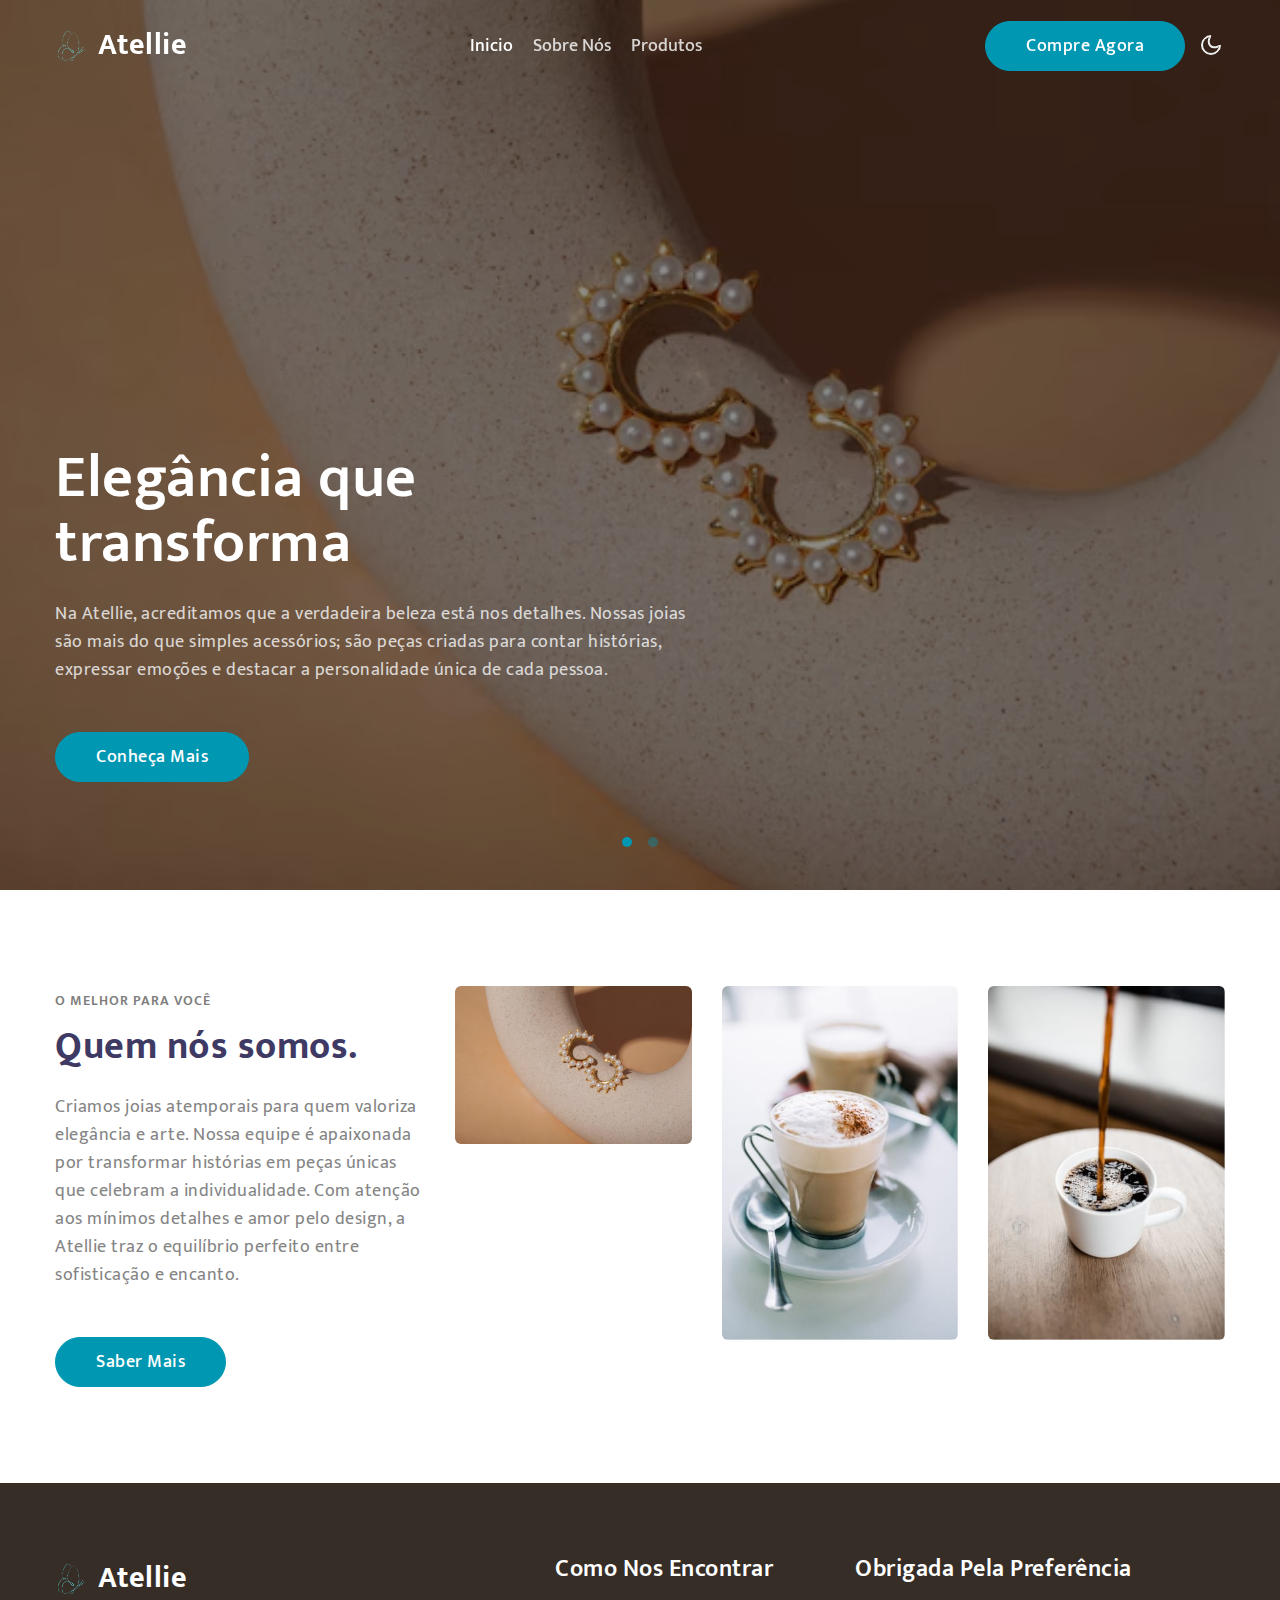
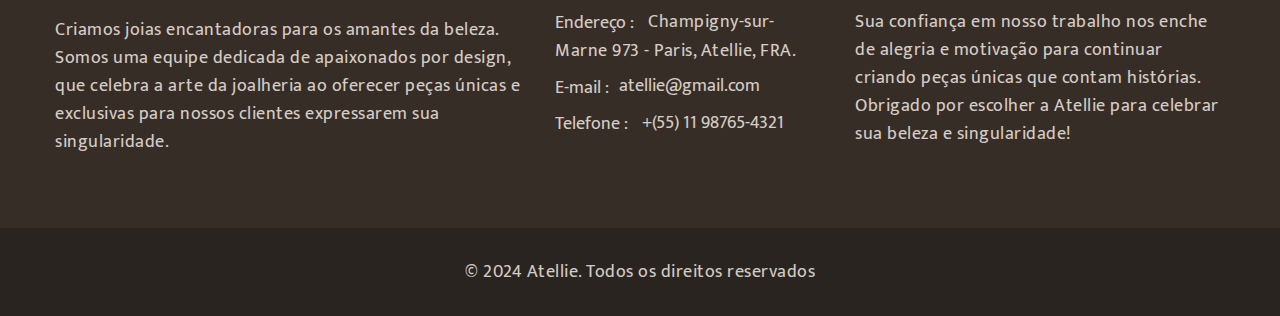
<file: Coffee-Cafe-main/index.html>
<!doctype html>
<html lang="en">
  <head>
    <!-- Required meta tags -->
    <meta charset="utf-8">
    <meta name="viewport" content="width=device-width, initial-scale=1, shrink-to-fit=no">

    <title>Atellie</title>

    <link href="//fonts.googleapis.com/css?family=Mukta:300,400,500" rel="stylesheet">

    <!-- Template CSS -->
    <link rel="stylesheet" href="assets/css/style-starter.css">
  </head>
  <body>
<!--header-->
<header id="site-header" class="fixed-top">
  <div class="container">
      <nav class="navbar navbar-expand-lg stroke px-0 pt-lg-0">
          <h1> <a class="navbar-brand" href="index.html">
            <img src="assets/images/borboleta (1).png" alt="Your logo" title="Your logo" style="height:35px;" />
                 Atellie
              </a></h1>
        
          <button class="navbar-toggler  collapsed bg-gradient" type="button" data-toggle="collapse"
              data-target="#navbarTogglerDemo02" aria-controls="navbarTogglerDemo02" aria-expanded="false"
              aria-label="Toggle navigation">
              <span class="navbar-toggler-icon fa icon-expand fa-bars"></span>
              <span class="navbar-toggler-icon fa icon-close fa-times"></span>
          </button>

          <div class="collapse navbar-collapse" id="navbarTogglerDemo02">
              <ul class="navbar-nav mx-lg-auto">
                  <li class="nav-item active">
                      <a class="nav-link" href="index.html">Inicio <span class="sr-only">(current)</span></a>
                  </li>
                  <li class="nav-item @@about__active">
                      <a class="nav-link" href="about.html">Sobre nós</a>
                  </li>
                  <li class="nav-item @@services__active">
                      <a class="nav-link" href="services.html">Produtos</a>
                  </li>
              </ul>
              <div class="top-quote mr-lg-3 mt-lg-0">
                  <a href="services.html" class="btn btn-style btn-primary">Compre Agora</a>
              </div>
          </div>
          <!-- toggle switch for light and dark theme -->
          <div class="mobile-position">
              <nav class="navigation">
                  <div class="theme-switch-wrapper">
                      <label class="theme-switch" for="checkbox">
                          <input type="checkbox" id="checkbox">
                          <div class="mode-container">
                              <i class="gg-sun"></i>
                              <i class="gg-moon"></i>
                          </div>
                      </label>
                  </div>
              </nav>
          </div>
          <!-- //toggle switch for light and dark theme -->
      </nav>
  </div>
</header>
<!--/header-->
<!-- main-slider -->
<section class="w3l-main-slider" id="home">
    <div class="companies20-content">
        <div class="owl-one owl-carousel owl-theme">
            <div class="item">
                <li>
                    <div class="slider-info banner-view bg bg2">
                        <div class="banner-info">
                            <div class="container">
                                <div class="banner-info-bg">
                                    <h5>Elegância que transforma</h5>
                                    <p class="mt-4">Na Atellie, acreditamos que a verdadeira beleza está nos detalhes. Nossas joias são
                                         mais do que simples acessórios; são peças criadas para contar histórias, expressar emoções e destacar a personalidade única de cada pessoa.   </p>
                                    <a class="btn btn-style btn-primary mt-sm-5 mt-4" href="about.html">Conheça Mais</a>
                                </div>
                            </div>
                        </div>
                    </div>
                </li>
            </div>
            <div class="item">
                <li>
                    <div class="slider-info  banner-view banner-top1 bg bg2">
                        <div class="banner-info">
                            <div class="container">
                                <div class="banner-info-bg">
                                    <h5>Nova Coleção</h5>
                                    <p class="mt-4">É com grande entusiasmo que apresentamos nossa nova coleção, criada para trazer ainda mais brilho e sofisticação aos seus momentos especiais. Cada peça
                                         foi pensada para refletir a beleza única de quem a usa, com designs inovadores e detalhes minuciosos que fazem toda a diferença.  </p>
                                    <a class="btn btn-style btn-primary mt-sm-5 mt-4" href="services.html"> Venha Conhecer</a>
                                </div>
                            </div>
                        </div>
                    </div>
                </li>
            </div>

            
        

        </div>
    </div>
</section>
<!-- /main-slider -->
<section class="w3l-servicesblock py-5" id="who">
    <div class="container py-lg-5 py-md-4 py-2">
        <div class="row">
            <div class="col-lg-4 about-right-faq align-self">
                <span class="title-small mb-2">O Melhor Para Você </span>
                <h3 class="title-big mx-0"> Quem nós somos.</h3>
                <p class="mt-lg-4 mt-3">Criamos joias atemporais para quem valoriza elegância e arte. Nossa equipe é apaixonada por transformar histórias em peças únicas que celebram a individualidade. Com atenção aos mínimos detalhes e amor pelo design, a Atellie traz o equilíbrio perfeito entre sofisticação e encanto.
                </p>
                <a class="btn btn-style btn-primary mt-lg-5 mt-4" href="about.html"> Saber Mais</a>
            </div>
            <div class="col-lg-8">
                <div class="row">
                    <div class="col-md-4 col-6 left-wthree-img mt-lg-0 mt-5">
                        <img src="assets/images/p1.jpg" alt="" class="img-fluid radius-image">
                    </div>
                    <div class="col-md-4 col-6 left-wthree-img mt-lg-0 mt-5">
                        <img src="assets/images/a2.jpg" alt="" class="img-fluid radius-image">
                    </div>
                    <div class="col-md-4 col-6 left-wthree-img mt-lg-0 mt-md-5 mt-4">
                        <img src="assets/images/a3.jpg" alt="" class="img-fluid radius-image">
                    </div>
                </div>
            </div>
        </div>
    </div>
</section>
<section class="w3l-features-8" id="products">


<section class="w3l-footer-29-main">
  <div class="footer-29 py-5">
    <div class="container py-lg-4 py-sm-3">
      <div class="row footer-top-29">
        <div class="col-lg-5 footer-list-29 footer-1">
          <h2><a href="index.html" class=""></span><class="navbar-brand" href="index.html">
            <img src="assets/images/borboleta (1).png" alt="Your logo" title="Your logo" style="height:35px;" />
                 Atellie
              </a></h2>
          <p>Criamos joias encantadoras para os amantes da beleza. Somos uma equipe dedicada de apaixonados por design,
             que celebra a arte da joalheria ao oferecer peças únicas e exclusivas para nossos clientes expressarem sua singularidade.
          </p>
        </div>
        <div class="col-lg-3 col-md-6 footer-list-29 footer-3 mt-lg-0 mt-5">
          <h6 class="footer-title-29">Como nos Encontrar</h6>

          <div class="column2">
            <div class="mb-2">
              <span>Endereço :</span>
              <p class="contact-para d-inline"> Champigny-sur-Marne 973 - Paris, Atellie, FRA.</p>
            </div>
            <div class="">
              <span>E-mail :</span><a href="mailto:atellie@gmail.com">atellie@gmail.com</a>
            </div>
            <div class="mt-2">
              <span>Telefone :</span><a href="tel: +(55) 11 98765-4321"> +(55) 11 98765-4321</a>
            </div>
          </div>
        </div>
        <div class="col-lg-4 col-md-6 footer-list-29 footer-4 mt-lg-0 mt-5">
          <h6 class="footer-title-29"> Obrigada pela Preferência </h6>
          <p>Sua confiança em nosso trabalho nos enche de alegria e motivação para continuar criando peças
             únicas que contam histórias. Obrigado por escolher a Atellie para celebrar sua beleza e singularidade!
          </p>

        </div>
      </div>

    </div>
  </div>
  <div class="bottom-copies text-center">
    <div class="container">
      <p class="copy-footer-29">© 2024 Atellie. Todos os direitos reservados </p>
    </div>
  </div>

  <!-- move top -->
  <button onclick="topFunction()" id="movetop" title="Go to top">
    <span class="fa fa-angle-up"></span>
  </button>
  <script>
    // When the user scrolls down 20px from the top of the document, show the button
    window.onscroll = function () {
      scrollFunction()
    };

    function scrollFunction() {
      if (document.body.scrollTop > 20 || document.documentElement.scrollTop > 20) {
        document.getElementById("movetop").style.display = "block";
      } else {
        document.getElementById("movetop").style.display = "none";
      }
    }

    // When the user clicks on the button, scroll to the top of the document
    function topFunction() {
      document.body.scrollTop = 0;
      document.documentElement.scrollTop = 0;
    }
  </script>
  <!-- //move top -->
</section>

<!-- Template JavaScript -->
<script src="assets/js/jquery-3.3.1.min.js"></script>

<script src="assets/js/theme-change.js"></script>

<!-- js for portfolio lightbox -->
<script src="assets/js/jquery-2.1.4.min.js"></script>
<script src="assets/js/jquery.chocolat.js "></script>
<!--light-box-files -->
<script type="text/javascript ">
  $(function () {
    $('.w3_agile_portfolio_grid a').Chocolat();
  });
</script>
<!-- /js for portfolio lightbox -->

<script src="assets/js/jquery.magnific-popup.min.js"></script>
<script>
  $(document).ready(function () {
    $('.popup-with-zoom-anim').magnificPopup({
      type: 'inline',

      fixedContentPos: false,
      fixedBgPos: true,

      overflowY: 'auto',

      closeBtnInside: true,
      preloader: false,

      midClick: true,
      removalDelay: 300,
      mainClass: 'my-mfp-zoom-in'
    });

    $('.popup-with-move-anim').magnificPopup({
      type: 'inline',

      fixedContentPos: false,
      fixedBgPos: true,

      overflowY: 'auto',

      closeBtnInside: true,
      preloader: false,

      midClick: true,
      removalDelay: 300,
      mainClass: 'my-mfp-slide-bottom'
    });
  });
</script>

<!-- script for testimonials -->
<script>
  $(document).ready(function () {
    $('.owl-testimonial').owlCarousel({
      loop: true,
      margin: 0,
      nav: true,
      dots: false,
      responsiveClass: true,
      autoplay: false,
      autoplayTimeout: 5000,
      autoplaySpeed: 1000,
      autoplayHoverPause: false,
      responsive: {
        0: {
          items: 1,
          nav: true
        },
        480: {
          items: 1,
          nav: true
        },
        667: {
          items: 1,
          nav: true
        },
        1000: {
          items: 1,
          nav: true
        }
      }
    })
  })
</script>
<!-- //script for testimonials -->

<!-- script for blog slider -->
<script>
  $(document).ready(function () {
    $('.owl-two').owlCarousel({
      loop: true,
      margin: 30,
      nav: false,
      responsiveClass: true,
      autoplay: false,
      autoplayTimeout: 5000,
      autoplaySpeed: 1000,
      autoplayHoverPause: false,
      responsive: {
        0: {
          items: 1,
          nav: false
        },
        480: {
          items: 1,
          nav: false
        },
        992: {
          items: 2,
          nav: false
        }
      }
    })
  })
</script>
<!-- //script for blog slider -->

<script src="assets/js/owl.carousel.js"></script>

<!-- script for banner slider-->
<script>
  $(document).ready(function () {
    $('.owl-one').owlCarousel({
      loop: true,
      margin: 0,
      nav: false,
      responsiveClass: true,
      autoplay: false,
      autoplayTimeout: 5000,
      autoplaySpeed: 1000,
      autoplayHoverPause: false,
      responsive: {
        0: {
          items: 1,
          nav: false
        },
        480: {
          items: 1,
          nav: false
        },
        667: {
          items: 1,
          nav: false
        },
        1000: {
          items: 1,
          nav: false
        }
      }
    })
  })
</script>
<!-- //script -->


<!-- disable body scroll which navbar is in active -->
<script>
  $(function () {
    $('.navbar-toggler').click(function () {
      $('body').toggleClass('noscroll');
    })
  });
</script>
<!-- disable body scroll which navbar is in active -->

<!--/MENU-JS-->
<script>
  $(window).on("scroll", function () {
    var scroll = $(window).scrollTop();

    if (scroll >= 80) {
      $("#site-header").addClass("nav-fixed");
    } else {
      $("#site-header").removeClass("nav-fixed");
    }
  });

  //Main navigation Active Class Add Remove
  $(".navbar-toggler").on("click", function () {
    $("header").toggleClass("active");
  });
  $(document).on("ready", function () {
    if ($(window).width() > 991) {
      $("header").removeClass("active");
    }
    $(window).on("resize", function () {
      if ($(window).width() > 991) {
        $("header").removeClass("active");
      }
    });
  });
</script>
<!--//MENU-JS-->

<script src="assets/js/bootstrap.min.js"></script>
</body>

</html>
</file>
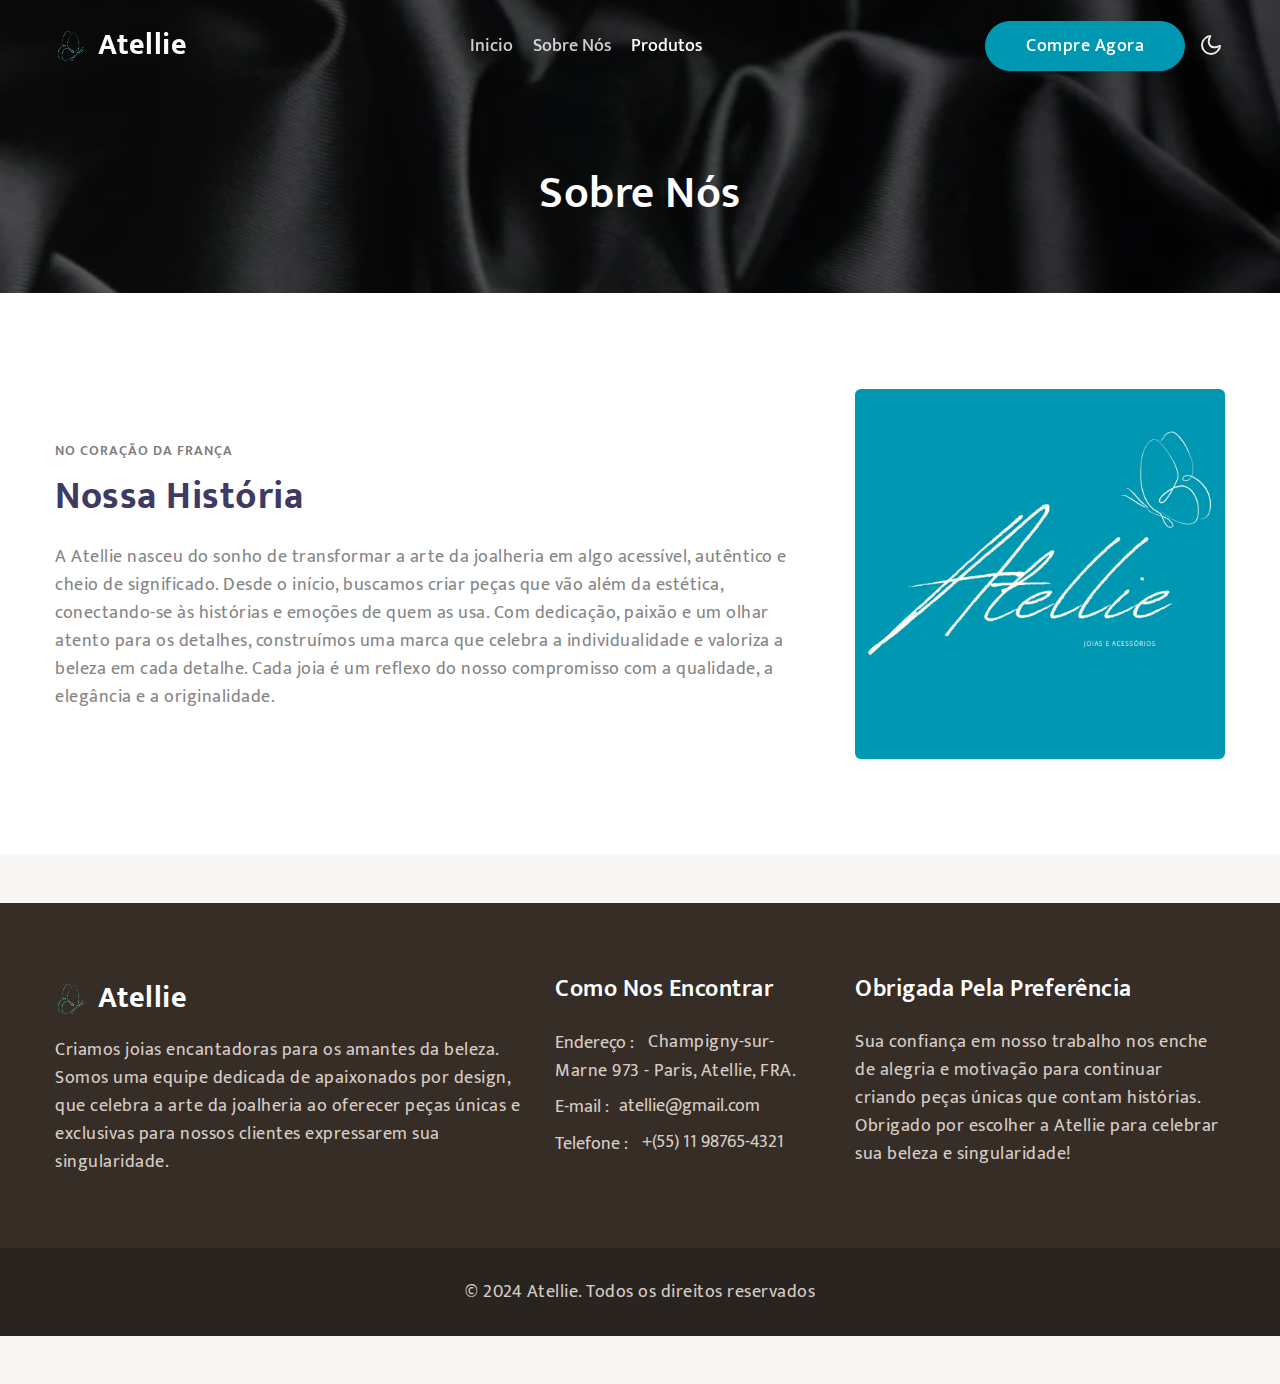
<file: Coffee-Cafe-main/about.html>
<!doctype html>
<html lang="en">

<head>
  <!-- Required meta tags -->
  <meta charset="utf-8">
  <meta name="viewport" content="width=device-width, initial-scale=1, shrink-to-fit=no">

  <title>Coffee Cafe - Restaurants Category Bootstrap Responsive Template | About : AmnaCode</title>

  <link href="//fonts.googleapis.com/css?family=Mukta:300,400,500" rel="stylesheet">

  <!-- Template CSS -->
  <link rel="stylesheet" href="assets/css/style-starter.css">
</head>

<body>
  <!--header-->
  <header id="site-header" class="fixed-top">
    <div class="container">
      <nav class="navbar navbar-expand-lg stroke px-0 pt-lg-0">
          <h1> <a class="navbar-brand" href="index.html">
            <img src="assets/images/borboleta (1).png" alt="Your logo" title="Your logo" style="height:35px;" />
                 Atellie
              </a></h1>
            <button class="navbar-toggler  collapsed bg-gradient" type="button" data-toggle="collapse"
                data-target="#navbarTogglerDemo02" aria-controls="navbarTogglerDemo02" aria-expanded="false"
                aria-label="Toggle navigation">
                <span class="navbar-toggler-icon fa icon-expand fa-bars"></span>
                <span class="navbar-toggler-icon fa icon-close fa-times"></span>
            </button>
  
            <div class="collapse navbar-collapse" id="navbarTogglerDemo02">
                <ul class="navbar-nav mx-lg-auto">
                    <li class="nav-item @@home__active">
                        <a class="nav-link" href="index.html">Inicio <span class="sr-only">(current)</span></a>
                    </li>
                    <li class="nav-item @@about__active">
                        <a class="nav-link" href="about.html">Sobre Nós</a>
                    </li>
                    <li class="nav-item active">
                        <a class="nav-link" href="services.html">Produtos</a>
                    </li>
          
                </ul>
  
                <div class="top-quote mr-lg-3 mt-lg-0">
                    <a href="#buytheme" class="btn btn-style btn-primary">Compre Agora</a>
                </div>
            </div>
            <!-- toggle switch for light and dark theme -->
            <div class="mobile-position">
                <nav class="navigation">
                    <div class="theme-switch-wrapper">
                        <label class="theme-switch" for="checkbox">
                            <input type="checkbox" id="checkbox">
                            <div class="mode-container">
                                <i class="gg-sun"></i>
                                <i class="gg-moon"></i>
                            </div>
                        </label>
                    </div>
                </nav>
            </div>
            <!-- //toggle switch for light and dark theme -->
        </nav>
    </div>
  </header>
  <!--/header-->
  <section class="w3l-about-breadcrumb">
    <div class="breadcrumb-bg breadcrumb-bg-about py-5">
      <div class="container py-lg-4 py-md-3">
        <h2 class="title">Sobre Nós</h2>
      </div>
    </div>
  </section>
  <section class="w3l-servicesblock py-5" id="about">
    <div class="container py-lg-5 py-md-4 py-2">
      <div class="row">
        <div class="col-lg-8 about-right-faq align-self">
          <span class="title-small mb-2">No Coração da França</span>
          <h3 class="title-big mx-0"> Nossa História</h3>
          <p class="mt-lg-4 mt-3">A Atellie nasceu do sonho de transformar a arte da joalheria em algo acessível, autêntico e cheio de
             significado. Desde o início, buscamos criar peças que vão além da estética, conectando-se às histórias e emoções de quem as usa.
              Com dedicação, paixão e um olhar atento para os detalhes, construímos uma marca que celebra a individualidade e valoriza a beleza em cada detalhe.
               Cada joia é um reflexo do nosso compromisso com a qualidade, a elegância e a originalidade. </p>
        </div>
        <div class="col-lg-4 mt-lg-0 mt-5">
          <img src="assets/images/logo.png" alt="" class="img-fluid radius-image">
        </div>
      </div>
    </div>
  </section>
  <section class="w3l-specification-6 py-5">
   
  <section class="w3l-footer-29-main">
    <div class="footer-29 py-5">
      <div class="container py-lg-4 py-sm-3">
        <div class="row footer-top-29">
          <div class="col-lg-5 footer-list-29 footer-1">
            <h2><a href="index.html" class=""></span><class="navbar-brand" href="index.html">
              <img src="assets/images/borboleta (1).png" alt="Your logo" title="Your logo" style="height:35px;" />
                   Atellie
                </a></h2>
            <p>Criamos joias encantadoras para os amantes da beleza. Somos uma equipe dedicada de apaixonados por design,
               que celebra a arte da joalheria ao oferecer peças únicas e exclusivas para nossos clientes expressarem sua singularidade.
            </p>
          </div>
          <div class="col-lg-3 col-md-6 footer-list-29 footer-3 mt-lg-0 mt-5">
            <h6 class="footer-title-29">Como nos Encontrar</h6>
  
            <div class="column2">
              <div class="mb-2">
                <span>Endereço :</span>
                <p class="contact-para d-inline"> Champigny-sur-Marne 973 - Paris, Atellie, FRA.</p>
              </div>
              <div class="">
                <span>E-mail :</span><a href="mailto:atellie@gmail.com">atellie@gmail.com</a>
              </div>
              <div class="mt-2">
                <span>Telefone :</span><a href="tel: +(55) 11 98765-4321"> +(55) 11 98765-4321</a>
              </div>
            </div>
          </div>
          <div class="col-lg-4 col-md-6 footer-list-29 footer-4 mt-lg-0 mt-5">
            <h6 class="footer-title-29"> Obrigada pela Preferência </h6>
            <p>Sua confiança em nosso trabalho nos enche de alegria e motivação para continuar criando peças
               únicas que contam histórias. Obrigado por escolher a Atellie para celebrar sua beleza e singularidade!
            </p>
  
          </div>
        </div>
  
      </div>
    </div>
    <div class="bottom-copies text-center">
      <div class="container">
        <p class="copy-footer-29">© 2024 Atellie. Todos os direitos reservados </p>
      </div>
    </div>

    <!-- move top -->
    <button onclick="topFunction()" id="movetop" title="Go to top">
      <span class="fa fa-angle-up"></span>
    </button>
    <script>
      // When the user scrolls down 20px from the top of the document, show the button
      window.onscroll = function () {
        scrollFunction()
      };

      function scrollFunction() {
        if (document.body.scrollTop > 20 || document.documentElement.scrollTop > 20) {
          document.getElementById("movetop").style.display = "block";
        } else {
          document.getElementById("movetop").style.display = "none";
        }
      }

      // When the user clicks on the button, scroll to the top of the document
      function topFunction() {
        document.body.scrollTop = 0;
        document.documentElement.scrollTop = 0;
      }
    </script>
    <!-- //move top -->
  </section>

  <!-- Template JavaScript -->
  <script src="assets/js/jquery-3.3.1.min.js"></script>

  <script src="assets/js/theme-change.js"></script>

  <!-- js for portfolio lightbox -->
  <script src="assets/js/jquery-2.1.4.min.js"></script>
  <script src="assets/js/jquery.chocolat.js "></script>
  <!--light-box-files -->
  <script type="text/javascript ">
  $(function () {
    $('.w3_agile_portfolio_grid a').Chocolat();
  });
</script>
  <!-- /js for portfolio lightbox -->

  <script src="assets/js/jquery.magnific-popup.min.js"></script>
  <script>
    $(document).ready(function () {
      $('.popup-with-zoom-anim').magnificPopup({
        type: 'inline',

        fixedContentPos: false,
        fixedBgPos: true,

        overflowY: 'auto',

        closeBtnInside: true,
        preloader: false,

        midClick: true,
        removalDelay: 300,
        mainClass: 'my-mfp-zoom-in'
      });

      $('.popup-with-move-anim').magnificPopup({
        type: 'inline',

        fixedContentPos: false,
        fixedBgPos: true,

        overflowY: 'auto',

        closeBtnInside: true,
        preloader: false,

        midClick: true,
        removalDelay: 300,
        mainClass: 'my-mfp-slide-bottom'
      });
    });
  </script>

  <!-- script for testimonials -->
  <script>
    $(document).ready(function () {
      $('.owl-testimonial').owlCarousel({
        loop: true,
        margin: 0,
        nav: true,
        dots: false,
        responsiveClass: true,
        autoplay: false,
        autoplayTimeout: 5000,
        autoplaySpeed: 1000,
        autoplayHoverPause: false,
        responsive: {
          0: {
            items: 1,
            nav: true
          },
          480: {
            items: 1,
            nav: true
          },
          667: {
            items: 1,
            nav: true
          },
          1000: {
            items: 1,
            nav: true
          }
        }
      })
    })
  </script>
  <!-- //script for testimonials -->

  <!-- script for blog slider -->
  <script>
    $(document).ready(function () {
      $('.owl-two').owlCarousel({
        loop: true,
        margin: 30,
        nav: false,
        responsiveClass: true,
        autoplay: false,
        autoplayTimeout: 5000,
        autoplaySpeed: 1000,
        autoplayHoverPause: false,
        responsive: {
          0: {
            items: 1,
            nav: false
          },
          480: {
            items: 1,
            nav: false
          },
          992: {
            items: 2,
            nav: false
          }
        }
      })
    })
  </script>
  <!-- //script for blog slider -->

  <script src="assets/js/owl.carousel.js"></script>

  <!-- script for banner slider-->
  <script>
    $(document).ready(function () {
      $('.owl-one').owlCarousel({
        loop: true,
        margin: 0,
        nav: false,
        responsiveClass: true,
        autoplay: false,
        autoplayTimeout: 5000,
        autoplaySpeed: 1000,
        autoplayHoverPause: false,
        responsive: {
          0: {
            items: 1,
            nav: false
          },
          480: {
            items: 1,
            nav: false
          },
          667: {
            items: 1,
            nav: false
          },
          1000: {
            items: 1,
            nav: false
          }
        }
      })
    })
  </script>
  <!-- //script -->


  <!-- disable body scroll which navbar is in active -->
  <script>
    $(function () {
      $('.navbar-toggler').click(function () {
        $('body').toggleClass('noscroll');
      })
    });
  </script>
  <!-- disable body scroll which navbar is in active -->

  <!--/MENU-JS-->
  <script>
    $(window).on("scroll", function () {
      var scroll = $(window).scrollTop();

      if (scroll >= 80) {
        $("#site-header").addClass("nav-fixed");
      } else {
        $("#site-header").removeClass("nav-fixed");
      }
    });

    //Main navigation Active Class Add Remove
    $(".navbar-toggler").on("click", function () {
      $("header").toggleClass("active");
    });
    $(document).on("ready", function () {
      if ($(window).width() > 991) {
        $("header").removeClass("active");
      }
      $(window).on("resize", function () {
        if ($(window).width() > 991) {
          $("header").removeClass("active");
        }
      });
    });
  </script>
  <!--//MENU-JS-->

  <script src="assets/js/bootstrap.min.js"></script>
</body>

</html>
</file>
<file: Coffee-Cafe-main/assets/css/style-starter.css>
@charset "UTF-8";
/*--
Author: W3layouts
Author URL: http://w3layouts.com
--*/
/*!
 * Bootstrap v4.4.1 (https://getbootstrap.com/)
 * Copyright 2011-2019 The Bootstrap Authors
 * Copyright 2011-2019 Twitter, Inc.
 * Licensed under MIT (https://github.com/twbs/bootstrap/blob/master/LICENSE)
 */
:root {
  --blue: #007bff;
  --indigo: #6610f2;
  --purple: #6f42c1;
  --pink: #e83e8c;
  --red: #dc3545;
  --orange: #fd7e14;
  --yellow: #ffc107;
  --green: #28a745;
  --teal: #20c997;
  --cyan: #17a2b8;
  --white: #fff;
  --gray: #6c757d;
  --gray-dark: #343a40;
  --primary: #0097b2;
  --secondary: #17a2b8;
  --success: #28a745;
  --info: #17a2b8;
  --warning: #ffc107;
  --danger: #dc3545;
  --light: #f8f9fa;
  --dark: #343a40;
  --breakpoint-xs: 0;
  --breakpoint-sm: 576px;
  --breakpoint-md: 768px;
  --breakpoint-lg: 992px;
  --breakpoint-xl: 1200px;
  --font-family-sans-serif: -apple-system, BlinkMacSystemFont, "Segoe UI", Roboto, "Helvetica Neue", Arial, "Noto Sans", sans-serif, "Apple Color Emoji", "Segoe UI Emoji", "Segoe UI Symbol", "Noto Color Emoji";
  --font-family-monospace: SFMono-Regular, Menlo, Monaco, Consolas, "Liberation Mono", "Courier New", monospace; }

*,
*::before,
*::after {
  box-sizing: border-box; }

html {
  font-family: sans-serif;
  line-height: 1.15;
  -webkit-text-size-adjust: 100%;
  -webkit-tap-highlight-color: rgba(0, 0, 0, 0); }

article, aside, figcaption, figure, footer, header, hgroup, main, nav, section {
  display: block; }

body {
  margin: 0;
  font-family: -apple-system, BlinkMacSystemFont, "Segoe UI", Roboto, "Helvetica Neue", Arial, "Noto Sans", sans-serif, "Apple Color Emoji", "Segoe UI Emoji", "Segoe UI Symbol", "Noto Color Emoji";
  font-size: 1rem;
  font-weight: 400;
  line-height: 1.5;
  color: #212529;
  text-align: left;
  background-color: #fff; }

[tabindex="-1"]:focus:not(:focus-visible) {
  outline: 0 !important; }

hr {
  box-sizing: content-box;
  height: 0;
  overflow: visible; }

h1, h2, h3, h4, h5, h6 {
  margin-top: 0;
  margin-bottom: 0.5rem; }

p {
  margin-top: 0;
  margin-bottom: 1rem; }

abbr[title],
abbr[data-original-title] {
  text-decoration: underline;
  -webkit-text-decoration: underline dotted;
          text-decoration: underline dotted;
  cursor: help;
  border-bottom: 0;
  -webkit-text-decoration-skip-ink: none;
          text-decoration-skip-ink: none; }

address {
  margin-bottom: 1rem;
  font-style: normal;
  line-height: inherit; }

ol,
ul,
dl {
  margin-top: 0;
  margin-bottom: 1rem; }

ol ol,
ul ul,
ol ul,
ul ol {
  margin-bottom: 0; }

dt {
  font-weight: 700; }

dd {
  margin-bottom: .5rem;
  margin-left: 0; }

blockquote {
  margin: 0 0 1rem; }

b,
strong {
  font-weight: bolder; }

small {
  font-size: 80%; }

sub,
sup {
  position: relative;
  font-size: 75%;
  line-height: 0;
  vertical-align: baseline; }

sub {
  bottom: -.25em; }

sup {
  top: -.5em; }

a {
  color: #0097b2;
  text-decoration: none;
  background-color: transparent; }
  a:hover {
    color: #844604;
    text-decoration: underline; }

a:not([href]) {
  color: inherit;
  text-decoration: none; }
  a:not([href]):hover {
    color: inherit;
    text-decoration: none; }

pre,
code,
kbd,
samp {
  font-family: SFMono-Regular, Menlo, Monaco, Consolas, "Liberation Mono", "Courier New", monospace;
  font-size: 1em; }

pre {
  margin-top: 0;
  margin-bottom: 1rem;
  overflow: auto; }

figure {
  margin: 0 0 1rem; }

img {
  vertical-align: middle;
  border-style: none; }

svg {
  overflow: hidden;
  vertical-align: middle; }

table {
  border-collapse: collapse; }

caption {
  padding-top: 0.75rem;
  padding-bottom: 0.75rem;
  color: #6c757d;
  text-align: left;
  caption-side: bottom; }

th {
  text-align: inherit; }

label {
  display: inline-block;
  margin-bottom: 0.5rem; }

button {
  border-radius: 0; }

button:focus {
  outline: 1px dotted;
  outline: 5px auto -webkit-focus-ring-color; }

input,
button,
select,
optgroup,
textarea {
  margin: 0;
  font-family: inherit;
  font-size: inherit;
  line-height: inherit; }

button,
input {
  overflow: visible; }

button,
select {
  text-transform: none; }

select {
  word-wrap: normal; }

button,
[type="button"],
[type="reset"],
[type="submit"] {
  -webkit-appearance: button; }

button:not(:disabled),
[type="button"]:not(:disabled),
[type="reset"]:not(:disabled),
[type="submit"]:not(:disabled) {
  cursor: pointer; }

button::-moz-focus-inner,
[type="button"]::-moz-focus-inner,
[type="reset"]::-moz-focus-inner,
[type="submit"]::-moz-focus-inner {
  padding: 0;
  border-style: none; }

input[type="radio"],
input[type="checkbox"] {
  box-sizing: border-box;
  padding: 0; }

input[type="date"],
input[type="time"],
input[type="datetime-local"],
input[type="month"] {
  -webkit-appearance: listbox; }

textarea {
  overflow: auto;
  resize: vertical; }

fieldset {
  min-width: 0;
  padding: 0;
  margin: 0;
  border: 0; }

legend {
  display: block;
  width: 100%;
  max-width: 100%;
  padding: 0;
  margin-bottom: .5rem;
  font-size: 1.5rem;
  line-height: inherit;
  color: inherit;
  white-space: normal; }
  @media (max-width: 1200px) {
    legend {
      font-size: calc(1.275rem + 0.3vw) ; } }

progress {
  vertical-align: baseline; }

[type="number"]::-webkit-inner-spin-button,
[type="number"]::-webkit-outer-spin-button {
  height: auto; }

[type="search"] {
  outline-offset: -2px;
  -webkit-appearance: none; }

[type="search"]::-webkit-search-decoration {
  -webkit-appearance: none; }

::-webkit-file-upload-button {
  font: inherit;
  -webkit-appearance: button; }

output {
  display: inline-block; }

summary {
  display: list-item;
  cursor: pointer; }

template {
  display: none; }

[hidden] {
  display: none !important; }

h1, h2, h3, h4, h5, h6,
.h1, .h2, .h3, .h4, .h5, .h6 {
  margin-bottom: 0.5rem;
  font-weight: 500;
  line-height: 1.2; }

h1, .h1 {
  font-size: 2.5rem; }
  @media (max-width: 1200px) {
    h1, .h1 {
      font-size: calc(1.375rem + 1.5vw) ; } }

h2, .h2 {
  font-size: 2rem; }
  @media (max-width: 1200px) {
    h2, .h2 {
      font-size: calc(1.325rem + 0.9vw) ; } }

h3, .h3 {
  font-size: 1.75rem; }
  @media (max-width: 1200px) {
    h3, .h3 {
      font-size: calc(1.3rem + 0.6vw) ; } }

h4, .h4 {
  font-size: 1.5rem; }
  @media (max-width: 1200px) {
    h4, .h4 {
      font-size: calc(1.275rem + 0.3vw) ; } }

h5, .h5 {
  font-size: 1.25rem; }

h6, .h6 {
  font-size: 1rem; }

.lead {
  font-size: 1.25rem;
  font-weight: 300; }

.display-1 {
  font-size: 6rem;
  font-weight: 300;
  line-height: 1.2; }
  @media (max-width: 1200px) {
    .display-1 {
      font-size: calc(1.725rem + 5.7vw) ; } }

.display-2 {
  font-size: 5.5rem;
  font-weight: 300;
  line-height: 1.2; }
  @media (max-width: 1200px) {
    .display-2 {
      font-size: calc(1.675rem + 5.1vw) ; } }

.display-3 {
  font-size: 4.5rem;
  font-weight: 300;
  line-height: 1.2; }
  @media (max-width: 1200px) {
    .display-3 {
      font-size: calc(1.575rem + 3.9vw) ; } }

.display-4 {
  font-size: 3.5rem;
  font-weight: 300;
  line-height: 1.2; }
  @media (max-width: 1200px) {
    .display-4 {
      font-size: calc(1.475rem + 2.7vw) ; } }

hr {
  margin-top: 1rem;
  margin-bottom: 1rem;
  border: 0;
  border-top: 1px solid rgba(0, 0, 0, 0.1); }

small,
.small {
  font-size: 80%;
  font-weight: 400; }

mark,
.mark {
  padding: 0.2em;
  background-color: #fcf8e3; }

.list-unstyled {
  padding-left: 0;
  list-style: none; }

.list-inline {
  padding-left: 0;
  list-style: none; }

.list-inline-item {
  display: inline-block; }
  .list-inline-item:not(:last-child) {
    margin-right: 0.5rem; }

.initialism {
  font-size: 90%;
  text-transform: uppercase; }

.blockquote {
  margin-bottom: 1rem;
  font-size: 1.25rem; }

.blockquote-footer {
  display: block;
  font-size: 80%;
  color: #6c757d; }
  .blockquote-footer::before {
    content: "\2014\00A0"; }

.img-fluid {
  max-width: 100%;
  height: auto; }

.img-prod {
  width: 400px;
  height: 400px; }

.img-thumbnail {
  padding: 0.25rem;
  background-color: #fff;
  border: 1px solid #dee2e6;
  border-radius: 0.25rem;
  max-width: 100%;
  height: auto; }

.figure {
  display: inline-block; }

.figure-img {
  margin-bottom: 0.5rem;
  line-height: 1; }

.figure-caption {
  font-size: 90%;
  color: #6c757d; }

code {
  font-size: 87.5%;
  color: #e83e8c;
  word-wrap: break-word; }
  a > code {
    color: inherit; }

kbd {
  padding: 0.2rem 0.4rem;
  font-size: 87.5%;
  color: #fff;
  background-color: #212529;
  border-radius: 0.2rem; }
  kbd kbd {
    padding: 0;
    font-size: 100%;
    font-weight: 700; }

pre {
  display: block;
  font-size: 87.5%;
  color: #212529; }
  pre code {
    font-size: inherit;
    color: inherit;
    word-break: normal; }

.pre-scrollable {
  max-height: 340px;
  overflow-y: scroll; }

.container {
  width: 100%;
  padding-right: 15px;
  padding-left: 15px;
  margin-right: auto;
  margin-left: auto; }
  @media (min-width: 576px) {
    .container {
      max-width: 540px; } }
  @media (min-width: 768px) {
    .container {
      max-width: 720px; } }
  @media (min-width: 992px) {
    .container {
      max-width: 960px; } }
  @media (min-width: 1200px) {
    .container {
      max-width: 1140px; } }

.container-fluid, .container-sm, .container-md, .container-lg, .container-xl {
  width: 100%;
  padding-right: 15px;
  padding-left: 15px;
  margin-right: auto;
  margin-left: auto; }

@media (min-width: 576px) {
  .container, .container-sm {
    max-width: 540px; } }

@media (min-width: 768px) {
  .container, .container-sm, .container-md {
    max-width: 720px; } }

@media (min-width: 992px) {
  .container, .container-sm, .container-md, .container-lg {
    max-width: 960px; } }

@media (min-width: 1200px) {
  .container, .container-sm, .container-md, .container-lg, .container-xl {
    max-width: 1140px; } }

.row {
  display: flex;
  flex-wrap: wrap;
  margin-right: -15px;
  margin-left: -15px; }

.no-gutters {
  margin-right: 0;
  margin-left: 0; }
  .no-gutters > .col,
  .no-gutters > [class*="col-"] {
    padding-right: 0;
    padding-left: 0; }

.col-1, .col-2, .col-3, .col-4, .col-5, .col-6, .col-7, .col-8, .col-9, .col-10, .col-11, .col-12, .col,
.col-auto, .col-sm-1, .col-sm-2, .col-sm-3, .col-sm-4, .col-sm-5, .col-sm-6, .col-sm-7, .col-sm-8, .col-sm-9, .col-sm-10, .col-sm-11, .col-sm-12, .col-sm,
.col-sm-auto, .col-md-1, .col-md-2, .col-md-3, .col-md-4, .col-md-5, .col-md-6, .col-md-7, .col-md-8, .col-md-9, .col-md-10, .col-md-11, .col-md-12, .col-md,
.col-md-auto, .col-lg-1, .col-lg-2, .col-lg-3, .col-lg-4, .col-lg-5, .col-lg-6, .col-lg-7, .col-lg-8, .col-lg-9, .col-lg-10, .col-lg-11, .col-lg-12, .col-lg,
.col-lg-auto, .col-xl-1, .col-xl-2, .col-xl-3, .col-xl-4, .col-xl-5, .col-xl-6, .col-xl-7, .col-xl-8, .col-xl-9, .col-xl-10, .col-xl-11, .col-xl-12, .col-xl,
.col-xl-auto {
  position: relative;
  width: 100%;
  padding-right: 15px;
  padding-left: 15px; }

.col {
  flex-basis: 0;
  flex-grow: 1;
  max-width: 100%; }

.row-cols-1 > * {
  flex: 0 0 100%;
  max-width: 100%; }

.row-cols-2 > * {
  flex: 0 0 50%;
  max-width: 50%; }

.row-cols-3 > * {
  flex: 0 0 33.33333%;
  max-width: 33.33333%; }

.row-cols-4 > * {
  flex: 0 0 25%;
  max-width: 25%; }

.row-cols-5 > * {
  flex: 0 0 20%;
  max-width: 20%; }

.row-cols-6 > * {
  flex: 0 0 16.66667%;
  max-width: 16.66667%; }

.col-auto {
  flex: 0 0 auto;
  width: auto;
  max-width: 100%; }

.col-1 {
  flex: 0 0 8.33333%;
  max-width: 8.33333%; }

.col-2 {
  flex: 0 0 16.66667%;
  max-width: 16.66667%; }

.col-3 {
  flex: 0 0 25%;
  max-width: 25%; }

.col-4 {
  flex: 0 0 33.33333%;
  max-width: 33.33333%; }

.col-5 {
  flex: 0 0 41.66667%;
  max-width: 41.66667%; }

.col-6 {
  flex: 0 0 50%;
  max-width: 50%; }

.col-7 {
  flex: 0 0 58.33333%;
  max-width: 58.33333%; }

.col-8 {
  flex: 0 0 66.66667%;
  max-width: 66.66667%; }

.col-9 {
  flex: 0 0 75%;
  max-width: 75%; }

.col-10 {
  flex: 0 0 83.33333%;
  max-width: 83.33333%; }

.col-11 {
  flex: 0 0 91.66667%;
  max-width: 91.66667%; }

.col-12 {
  flex: 0 0 100%;
  max-width: 100%; }

.order-first {
  order: -1; }

.order-last {
  order: 13; }

.order-0 {
  order: 0; }

.order-1 {
  order: 1; }

.order-2 {
  order: 2; }

.order-3 {
  order: 3; }

.order-4 {
  order: 4; }

.order-5 {
  order: 5; }

.order-6 {
  order: 6; }

.order-7 {
  order: 7; }

.order-8 {
  order: 8; }

.order-9 {
  order: 9; }

.order-10 {
  order: 10; }

.order-11 {
  order: 11; }

.order-12 {
  order: 12; }

.offset-1 {
  margin-left: 8.33333%; }

.offset-2 {
  margin-left: 16.66667%; }

.offset-3 {
  margin-left: 25%; }

.offset-4 {
  margin-left: 33.33333%; }

.offset-5 {
  margin-left: 41.66667%; }

.offset-6 {
  margin-left: 50%; }

.offset-7 {
  margin-left: 58.33333%; }

.offset-8 {
  margin-left: 66.66667%; }

.offset-9 {
  margin-left: 75%; }

.offset-10 {
  margin-left: 83.33333%; }

.offset-11 {
  margin-left: 91.66667%; }

@media (min-width: 576px) {
  .col-sm {
    flex-basis: 0;
    flex-grow: 1;
    max-width: 100%; }
  .row-cols-sm-1 > * {
    flex: 0 0 100%;
    max-width: 100%; }
  .row-cols-sm-2 > * {
    flex: 0 0 50%;
    max-width: 50%; }
  .row-cols-sm-3 > * {
    flex: 0 0 33.33333%;
    max-width: 33.33333%; }
  .row-cols-sm-4 > * {
    flex: 0 0 25%;
    max-width: 25%; }
  .row-cols-sm-5 > * {
    flex: 0 0 20%;
    max-width: 20%; }
  .row-cols-sm-6 > * {
    flex: 0 0 16.66667%;
    max-width: 16.66667%; }
  .col-sm-auto {
    flex: 0 0 auto;
    width: auto;
    max-width: 100%; }
  .col-sm-1 {
    flex: 0 0 8.33333%;
    max-width: 8.33333%; }
  .col-sm-2 {
    flex: 0 0 16.66667%;
    max-width: 16.66667%; }
  .col-sm-3 {
    flex: 0 0 25%;
    max-width: 25%; }
  .col-sm-4 {
    flex: 0 0 33.33333%;
    max-width: 33.33333%; }
  .col-sm-5 {
    flex: 0 0 41.66667%;
    max-width: 41.66667%; }
  .col-sm-6 {
    flex: 0 0 50%;
    max-width: 50%; }
  .col-sm-7 {
    flex: 0 0 58.33333%;
    max-width: 58.33333%; }
  .col-sm-8 {
    flex: 0 0 66.66667%;
    max-width: 66.66667%; }
  .col-sm-9 {
    flex: 0 0 75%;
    max-width: 75%; }
  .col-sm-10 {
    flex: 0 0 83.33333%;
    max-width: 83.33333%; }
  .col-sm-11 {
    flex: 0 0 91.66667%;
    max-width: 91.66667%; }
  .col-sm-12 {
    flex: 0 0 100%;
    max-width: 100%; }
  .order-sm-first {
    order: -1; }
  .order-sm-last {
    order: 13; }
  .order-sm-0 {
    order: 0; }
  .order-sm-1 {
    order: 1; }
  .order-sm-2 {
    order: 2; }
  .order-sm-3 {
    order: 3; }
  .order-sm-4 {
    order: 4; }
  .order-sm-5 {
    order: 5; }
  .order-sm-6 {
    order: 6; }
  .order-sm-7 {
    order: 7; }
  .order-sm-8 {
    order: 8; }
  .order-sm-9 {
    order: 9; }
  .order-sm-10 {
    order: 10; }
  .order-sm-11 {
    order: 11; }
  .order-sm-12 {
    order: 12; }
  .offset-sm-0 {
    margin-left: 0; }
  .offset-sm-1 {
    margin-left: 8.33333%; }
  .offset-sm-2 {
    margin-left: 16.66667%; }
  .offset-sm-3 {
    margin-left: 25%; }
  .offset-sm-4 {
    margin-left: 33.33333%; }
  .offset-sm-5 {
    margin-left: 41.66667%; }
  .offset-sm-6 {
    margin-left: 50%; }
  .offset-sm-7 {
    margin-left: 58.33333%; }
  .offset-sm-8 {
    margin-left: 66.66667%; }
  .offset-sm-9 {
    margin-left: 75%; }
  .offset-sm-10 {
    margin-left: 83.33333%; }
  .offset-sm-11 {
    margin-left: 91.66667%; } }

@media (min-width: 768px) {
  .col-md {
    flex-basis: 0;
    flex-grow: 1;
    max-width: 100%; }
  .row-cols-md-1 > * {
    flex: 0 0 100%;
    max-width: 100%; }
  .row-cols-md-2 > * {
    flex: 0 0 50%;
    max-width: 50%; }
  .row-cols-md-3 > * {
    flex: 0 0 33.33333%;
    max-width: 33.33333%; }
  .row-cols-md-4 > * {
    flex: 0 0 25%;
    max-width: 25%; }
  .row-cols-md-5 > * {
    flex: 0 0 20%;
    max-width: 20%; }
  .row-cols-md-6 > * {
    flex: 0 0 16.66667%;
    max-width: 16.66667%; }
  .col-md-auto {
    flex: 0 0 auto;
    width: auto;
    max-width: 100%; }
  .col-md-1 {
    flex: 0 0 8.33333%;
    max-width: 8.33333%; }
  .col-md-2 {
    flex: 0 0 16.66667%;
    max-width: 16.66667%; }
  .col-md-3 {
    flex: 0 0 25%;
    max-width: 25%; }
  .col-md-4 {
    flex: 0 0 33.33333%;
    max-width: 33.33333%; }
  .col-md-5 {
    flex: 0 0 41.66667%;
    max-width: 41.66667%; }
  .col-md-6 {
    flex: 0 0 50%;
    max-width: 50%; }
  .col-md-7 {
    flex: 0 0 58.33333%;
    max-width: 58.33333%; }
  .col-md-8 {
    flex: 0 0 66.66667%;
    max-width: 66.66667%; }
  .col-md-9 {
    flex: 0 0 75%;
    max-width: 75%; }
  .col-md-10 {
    flex: 0 0 83.33333%;
    max-width: 83.33333%; }
  .col-md-11 {
    flex: 0 0 91.66667%;
    max-width: 91.66667%; }
  .col-md-12 {
    flex: 0 0 100%;
    max-width: 100%; }
  .order-md-first {
    order: -1; }
  .order-md-last {
    order: 13; }
  .order-md-0 {
    order: 0; }
  .order-md-1 {
    order: 1; }
  .order-md-2 {
    order: 2; }
  .order-md-3 {
    order: 3; }
  .order-md-4 {
    order: 4; }
  .order-md-5 {
    order: 5; }
  .order-md-6 {
    order: 6; }
  .order-md-7 {
    order: 7; }
  .order-md-8 {
    order: 8; }
  .order-md-9 {
    order: 9; }
  .order-md-10 {
    order: 10; }
  .order-md-11 {
    order: 11; }
  .order-md-12 {
    order: 12; }
  .offset-md-0 {
    margin-left: 0; }
  .offset-md-1 {
    margin-left: 8.33333%; }
  .offset-md-2 {
    margin-left: 16.66667%; }
  .offset-md-3 {
    margin-left: 25%; }
  .offset-md-4 {
    margin-left: 33.33333%; }
  .offset-md-5 {
    margin-left: 41.66667%; }
  .offset-md-6 {
    margin-left: 50%; }
  .offset-md-7 {
    margin-left: 58.33333%; }
  .offset-md-8 {
    margin-left: 66.66667%; }
  .offset-md-9 {
    margin-left: 75%; }
  .offset-md-10 {
    margin-left: 83.33333%; }
  .offset-md-11 {
    margin-left: 91.66667%; } }

@media (min-width: 992px) {
  .col-lg {
    flex-basis: 0;
    flex-grow: 1;
    max-width: 100%; }
  .row-cols-lg-1 > * {
    flex: 0 0 100%;
    max-width: 100%; }
  .row-cols-lg-2 > * {
    flex: 0 0 50%;
    max-width: 50%; }
  .row-cols-lg-3 > * {
    flex: 0 0 33.33333%;
    max-width: 33.33333%; }
  .row-cols-lg-4 > * {
    flex: 0 0 25%;
    max-width: 25%; }
  .row-cols-lg-5 > * {
    flex: 0 0 20%;
    max-width: 20%; }
  .row-cols-lg-6 > * {
    flex: 0 0 16.66667%;
    max-width: 16.66667%; }
  .col-lg-auto {
    flex: 0 0 auto;
    width: auto;
    max-width: 100%; }
  .col-lg-1 {
    flex: 0 0 8.33333%;
    max-width: 8.33333%; }
  .col-lg-2 {
    flex: 0 0 16.66667%;
    max-width: 16.66667%; }
  .col-lg-3 {
    flex: 0 0 25%;
    max-width: 25%; }
  .col-lg-4 {
    flex: 0 0 33.33333%;
    max-width: 33.33333%; }
  .col-lg-5 {
    flex: 0 0 41.66667%;
    max-width: 41.66667%; }
  .col-lg-6 {
    flex: 0 0 50%;
    max-width: 50%; }
  .col-lg-7 {
    flex: 0 0 58.33333%;
    max-width: 58.33333%; }
  .col-lg-8 {
    flex: 0 0 66.66667%;
    max-width: 66.66667%; }
  .col-lg-9 {
    flex: 0 0 75%;
    max-width: 75%; }
  .col-lg-10 {
    flex: 0 0 83.33333%;
    max-width: 83.33333%; }
  .col-lg-11 {
    flex: 0 0 91.66667%;
    max-width: 91.66667%; }
  .col-lg-12 {
    flex: 0 0 100%;
    max-width: 100%; }
  .order-lg-first {
    order: -1; }
  .order-lg-last {
    order: 13; }
  .order-lg-0 {
    order: 0; }
  .order-lg-1 {
    order: 1; }
  .order-lg-2 {
    order: 2; }
  .order-lg-3 {
    order: 3; }
  .order-lg-4 {
    order: 4; }
  .order-lg-5 {
    order: 5; }
  .order-lg-6 {
    order: 6; }
  .order-lg-7 {
    order: 7; }
  .order-lg-8 {
    order: 8; }
  .order-lg-9 {
    order: 9; }
  .order-lg-10 {
    order: 10; }
  .order-lg-11 {
    order: 11; }
  .order-lg-12 {
    order: 12; }
  .offset-lg-0 {
    margin-left: 0; }
  .offset-lg-1 {
    margin-left: 8.33333%; }
  .offset-lg-2 {
    margin-left: 16.66667%; }
  .offset-lg-3 {
    margin-left: 25%; }
  .offset-lg-4 {
    margin-left: 33.33333%; }
  .offset-lg-5 {
    margin-left: 41.66667%; }
  .offset-lg-6 {
    margin-left: 50%; }
  .offset-lg-7 {
    margin-left: 58.33333%; }
  .offset-lg-8 {
    margin-left: 66.66667%; }
  .offset-lg-9 {
    margin-left: 75%; }
  .offset-lg-10 {
    margin-left: 83.33333%; }
  .offset-lg-11 {
    margin-left: 91.66667%; } }

@media (min-width: 1200px) {
  .col-xl {
    flex-basis: 0;
    flex-grow: 1;
    max-width: 100%; }
  .row-cols-xl-1 > * {
    flex: 0 0 100%;
    max-width: 100%; }
  .row-cols-xl-2 > * {
    flex: 0 0 50%;
    max-width: 50%; }
  .row-cols-xl-3 > * {
    flex: 0 0 33.33333%;
    max-width: 33.33333%; }
  .row-cols-xl-4 > * {
    flex: 0 0 25%;
    max-width: 25%; }
  .row-cols-xl-5 > * {
    flex: 0 0 20%;
    max-width: 20%; }
  .row-cols-xl-6 > * {
    flex: 0 0 16.66667%;
    max-width: 16.66667%; }
  .col-xl-auto {
    flex: 0 0 auto;
    width: auto;
    max-width: 100%; }
  .col-xl-1 {
    flex: 0 0 8.33333%;
    max-width: 8.33333%; }
  .col-xl-2 {
    flex: 0 0 16.66667%;
    max-width: 16.66667%; }
  .col-xl-3 {
    flex: 0 0 25%;
    max-width: 25%; }
  .col-xl-4 {
    flex: 0 0 33.33333%;
    max-width: 33.33333%; }
  .col-xl-5 {
    flex: 0 0 41.66667%;
    max-width: 41.66667%; }
  .col-xl-6 {
    flex: 0 0 50%;
    max-width: 50%; }
  .col-xl-7 {
    flex: 0 0 58.33333%;
    max-width: 58.33333%; }
  .col-xl-8 {
    flex: 0 0 66.66667%;
    max-width: 66.66667%; }
  .col-xl-9 {
    flex: 0 0 75%;
    max-width: 75%; }
  .col-xl-10 {
    flex: 0 0 83.33333%;
    max-width: 83.33333%; }
  .col-xl-11 {
    flex: 0 0 91.66667%;
    max-width: 91.66667%; }
  .col-xl-12 {
    flex: 0 0 100%;
    max-width: 100%; }
  .order-xl-first {
    order: -1; }
  .order-xl-last {
    order: 13; }
  .order-xl-0 {
    order: 0; }
  .order-xl-1 {
    order: 1; }
  .order-xl-2 {
    order: 2; }
  .order-xl-3 {
    order: 3; }
  .order-xl-4 {
    order: 4; }
  .order-xl-5 {
    order: 5; }
  .order-xl-6 {
    order: 6; }
  .order-xl-7 {
    order: 7; }
  .order-xl-8 {
    order: 8; }
  .order-xl-9 {
    order: 9; }
  .order-xl-10 {
    order: 10; }
  .order-xl-11 {
    order: 11; }
  .order-xl-12 {
    order: 12; }
  .offset-xl-0 {
    margin-left: 0; }
  .offset-xl-1 {
    margin-left: 8.33333%; }
  .offset-xl-2 {
    margin-left: 16.66667%; }
  .offset-xl-3 {
    margin-left: 25%; }
  .offset-xl-4 {
    margin-left: 33.33333%; }
  .offset-xl-5 {
    margin-left: 41.66667%; }
  .offset-xl-6 {
    margin-left: 50%; }
  .offset-xl-7 {
    margin-left: 58.33333%; }
  .offset-xl-8 {
    margin-left: 66.66667%; }
  .offset-xl-9 {
    margin-left: 75%; }
  .offset-xl-10 {
    margin-left: 83.33333%; }
  .offset-xl-11 {
    margin-left: 91.66667%; } }

.table {
  width: 100%;
  margin-bottom: 1rem;
  color: #212529; }
  .table th,
  .table td {
    padding: 0.75rem;
    vertical-align: top;
    border-top: 1px solid #dee2e6; }
  .table thead th {
    vertical-align: bottom;
    border-bottom: 2px solid #dee2e6; }
  .table tbody + tbody {
    border-top: 2px solid #dee2e6; }

.table-sm th,
.table-sm td {
  padding: 0.3rem; }

.table-bordered {
  border: 1px solid #dee2e6; }
  .table-bordered th,
  .table-bordered td {
    border: 1px solid #dee2e6; }
  .table-bordered thead th,
  .table-bordered thead td {
    border-bottom-width: 2px; }

.table-borderless th,
.table-borderless td,
.table-borderless thead th,
.table-borderless tbody + tbody {
  border: 0; }

.table-striped tbody tr:nth-of-type(odd) {
  background-color: rgba(0, 0, 0, 0.05); }

.table-hover tbody tr:hover {
  color: #212529;
  background-color: rgba(0, 0, 0, 0.075); }

.table-primary,
.table-primary > th,
.table-primary > td {
  background-color: #f1d6b9; }

.table-primary th,
.table-primary td,
.table-primary thead th,
.table-primary tbody + tbody {
  border-color: #e6b37e; }

.table-hover .table-primary:hover {
  background-color: #edcaa4; }
  .table-hover .table-primary:hover > td,
  .table-hover .table-primary:hover > th {
    background-color: #edcaa4; }

.table-secondary,
.table-secondary > th,
.table-secondary > td {
  background-color: #fde9e1; }

.table-secondary th,
.table-secondary td,
.table-secondary thead th,
.table-secondary tbody + tbody {
  border-color: #fbd6c8; }

.table-hover .table-secondary:hover {
  background-color: #fbd7c9; }
  .table-hover .table-secondary:hover > td,
  .table-hover .table-secondary:hover > th {
    background-color: #fbd7c9; }

.table-success,
.table-success > th,
.table-success > td {
  background-color: #c3e6cb; }

.table-success th,
.table-success td,
.table-success thead th,
.table-success tbody + tbody {
  border-color: #8fd19e; }

.table-hover .table-success:hover {
  background-color: #b1dfbb; }
  .table-hover .table-success:hover > td,
  .table-hover .table-success:hover > th {
    background-color: #b1dfbb; }

.table-info,
.table-info > th,
.table-info > td {
  background-color: #bee5eb; }

.table-info th,
.table-info td,
.table-info thead th,
.table-info tbody + tbody {
  border-color: #86cfda; }

.table-hover .table-info:hover {
  background-color: #abdde5; }
  .table-hover .table-info:hover > td,
  .table-hover .table-info:hover > th {
    background-color: #abdde5; }

.table-warning,
.table-warning > th,
.table-warning > td {
  background-color: #ffeeba; }

.table-warning th,
.table-warning td,
.table-warning thead th,
.table-warning tbody + tbody {
  border-color: #ffdf7e; }

.table-hover .table-warning:hover {
  background-color: #ffe8a1; }
  .table-hover .table-warning:hover > td,
  .table-hover .table-warning:hover > th {
    background-color: #ffe8a1; }

.table-danger,
.table-danger > th,
.table-danger > td {
  background-color: #f5c6cb; }

.table-danger th,
.table-danger td,
.table-danger thead th,
.table-danger tbody + tbody {
  border-color: #ed969e; }

.table-hover .table-danger:hover {
  background-color: #f1b0b7; }
  .table-hover .table-danger:hover > td,
  .table-hover .table-danger:hover > th {
    background-color: #f1b0b7; }

.table-light,
.table-light > th,
.table-light > td {
  background-color: #fdfdfe; }

.table-light th,
.table-light td,
.table-light thead th,
.table-light tbody + tbody {
  border-color: #fbfcfc; }

.table-hover .table-light:hover {
  background-color: #ececf6; }
  .table-hover .table-light:hover > td,
  .table-hover .table-light:hover > th {
    background-color: #ececf6; }

.table-dark,
.table-dark > th,
.table-dark > td {
  background-color: #c6c8ca; }

.table-dark th,
.table-dark td,
.table-dark thead th,
.table-dark tbody + tbody {
  border-color: #95999c; }

.table-hover .table-dark:hover {
  background-color: #b9bbbe; }
  .table-hover .table-dark:hover > td,
  .table-hover .table-dark:hover > th {
    background-color: #b9bbbe; }

.table-active,
.table-active > th,
.table-active > td {
  background-color: rgba(0, 0, 0, 0.075); }

.table-hover .table-active:hover {
  background-color: rgba(0, 0, 0, 0.075); }
  .table-hover .table-active:hover > td,
  .table-hover .table-active:hover > th {
    background-color: rgba(0, 0, 0, 0.075); }

.table .thead-dark th {
  color: #fff;
  background-color: #343a40;
  border-color: #454d55; }

.table .thead-light th {
  color: #495057;
  background-color: #e9ecef;
  border-color: #dee2e6; }

.table-dark {
  color: #fff;
  background-color: #343a40; }
  .table-dark th,
  .table-dark td,
  .table-dark thead th {
    border-color: #454d55; }
  .table-dark.table-bordered {
    border: 0; }
  .table-dark.table-striped tbody tr:nth-of-type(odd) {
    background-color: rgba(255, 255, 255, 0.05); }
  .table-dark.table-hover tbody tr:hover {
    color: #fff;
    background-color: rgba(255, 255, 255, 0.075); }

@media (max-width: 575.98px) {
  .table-responsive-sm {
    display: block;
    width: 100%;
    overflow-x: auto;
    -webkit-overflow-scrolling: touch; }
    .table-responsive-sm > .table-bordered {
      border: 0; } }

@media (max-width: 767.98px) {
  .table-responsive-md {
    display: block;
    width: 100%;
    overflow-x: auto;
    -webkit-overflow-scrolling: touch; }
    .table-responsive-md > .table-bordered {
      border: 0; } }

@media (max-width: 991.98px) {
  .table-responsive-lg {
    display: block;
    width: 100%;
    overflow-x: auto;
    -webkit-overflow-scrolling: touch; }
    .table-responsive-lg > .table-bordered {
      border: 0; } }

@media (max-width: 1199.98px) {
  .table-responsive-xl {
    display: block;
    width: 100%;
    overflow-x: auto;
    -webkit-overflow-scrolling: touch; }
    .table-responsive-xl > .table-bordered {
      border: 0; } }

.table-responsive {
  display: block;
  width: 100%;
  overflow-x: auto;
  -webkit-overflow-scrolling: touch; }
  .table-responsive > .table-bordered {
    border: 0; }

.form-control {
  display: block;
  width: 100%;
  height: calc(1.5em + 0.75rem + 2px);
  padding: 0.375rem 0.75rem;
  font-size: 1rem;
  font-weight: 400;
  line-height: 1.5;
  color: #495057;
  background-color: #fff;
  background-clip: padding-box;
  border: 1px solid #ced4da;
  border-radius: 0.25rem;
  transition: border-color 0.15s ease-in-out, box-shadow 0.15s ease-in-out; }
  @media (prefers-reduced-motion: reduce) {
    .form-control {
      transition: none; } }
  .form-control::-ms-expand {
    background-color: transparent;
    border: 0; }
  .form-control:-moz-focusring {
    color: transparent;
    text-shadow: 0 0 0 #495057; }
  .form-control:focus {
    color: #495057;
    background-color: #fff;
    border-color: #faac59;
    outline: 0;
    box-shadow: 0 0 0 0.2rem rgba(206, 109, 6, 0.25); }
  .form-control::-webkit-input-placeholder {
    color: #6c757d;
    opacity: 1; }
  .form-control::-moz-placeholder {
    color: #6c757d;
    opacity: 1; }
  .form-control:-ms-input-placeholder {
    color: #6c757d;
    opacity: 1; }
  .form-control::-ms-input-placeholder {
    color: #6c757d;
    opacity: 1; }
  .form-control::placeholder {
    color: #6c757d;
    opacity: 1; }
  .form-control:disabled, .form-control[readonly] {
    background-color: #e9ecef;
    opacity: 1; }

select.form-control:focus::-ms-value {
  color: #495057;
  background-color: #fff; }

.form-control-file,
.form-control-range {
  display: block;
  width: 100%; }

.col-form-label {
  padding-top: calc(0.375rem + 1px);
  padding-bottom: calc(0.375rem + 1px);
  margin-bottom: 0;
  font-size: inherit;
  line-height: 1.5; }

.col-form-label-lg {
  padding-top: calc(0.5rem + 1px);
  padding-bottom: calc(0.5rem + 1px);
  font-size: 1.25rem;
  line-height: 1.5; }

.col-form-label-sm {
  padding-top: calc(0.25rem + 1px);
  padding-bottom: calc(0.25rem + 1px);
  font-size: 0.875rem;
  line-height: 1.5; }

.form-control-plaintext {
  display: block;
  width: 100%;
  padding: 0.375rem 0;
  margin-bottom: 0;
  font-size: 1rem;
  line-height: 1.5;
  color: #212529;
  background-color: transparent;
  border: solid transparent;
  border-width: 1px 0; }
  .form-control-plaintext.form-control-sm, .form-control-plaintext.form-control-lg {
    padding-right: 0;
    padding-left: 0; }

.form-control-sm {
  height: calc(1.5em + 0.5rem + 2px);
  padding: 0.25rem 0.5rem;
  font-size: 0.875rem;
  line-height: 1.5;
  border-radius: 0.2rem; }

.form-control-lg {
  height: calc(1.5em + 1rem + 2px);
  padding: 0.5rem 1rem;
  font-size: 1.25rem;
  line-height: 1.5;
  border-radius: 0.3rem; }

select.form-control[size], select.form-control[multiple] {
  height: auto; }

textarea.form-control {
  height: auto; }

.form-group {
  margin-bottom: 1rem; }

.form-text {
  display: block;
  margin-top: 0.25rem; }

.form-row {
  display: flex;
  flex-wrap: wrap;
  margin-right: -5px;
  margin-left: -5px; }
  .form-row > .col,
  .form-row > [class*="col-"] {
    padding-right: 5px;
    padding-left: 5px; }

.form-check {
  position: relative;
  display: block;
  padding-left: 1.25rem; }

.form-check-input {
  position: absolute;
  margin-top: 0.3rem;
  margin-left: -1.25rem; }
  .form-check-input[disabled] ~ .form-check-label,
  .form-check-input:disabled ~ .form-check-label {
    color: #6c757d; }

.form-check-label {
  margin-bottom: 0; }

.form-check-inline {
  display: inline-flex;
  align-items: center;
  padding-left: 0;
  margin-right: 0.75rem; }
  .form-check-inline .form-check-input {
    position: static;
    margin-top: 0;
    margin-right: 0.3125rem;
    margin-left: 0; }

.valid-feedback {
  display: none;
  width: 100%;
  margin-top: 0.25rem;
  font-size: 80%;
  color: #28a745; }

.valid-tooltip {
  position: absolute;
  top: 100%;
  z-index: 5;
  display: none;
  max-width: 100%;
  padding: 0.25rem 0.5rem;
  margin-top: .1rem;
  font-size: 0.875rem;
  line-height: 1.5;
  color: #fff;
  background-color: rgba(40, 167, 69, 0.9);
  border-radius: 0.25rem; }

.was-validated :valid ~ .valid-feedback,
.was-validated :valid ~ .valid-tooltip,
.is-valid ~ .valid-feedback,
.is-valid ~ .valid-tooltip {
  display: block; }

.was-validated .form-control:valid, .form-control.is-valid {
  border-color: #28a745;
  padding-right: calc(1.5em + 0.75rem);
  background-image: url("data:image/svg+xml,%3csvg xmlns='http://www.w3.org/2000/svg' width='8' height='8' viewBox='0 0 8 8'%3e%3cpath fill='%2328a745' d='M2.3 6.73L.6 4.53c-.4-1.04.46-1.4 1.1-.8l1.1 1.4 3.4-3.8c.6-.63 1.6-.27 1.2.7l-4 4.6c-.43.5-.8.4-1.1.1z'/%3e%3c/svg%3e");
  background-repeat: no-repeat;
  background-position: right calc(0.375em + 0.1875rem) center;
  background-size: calc(0.75em + 0.375rem) calc(0.75em + 0.375rem); }
  .was-validated .form-control:valid:focus, .form-control.is-valid:focus {
    border-color: #28a745;
    box-shadow: 0 0 0 0.2rem rgba(40, 167, 69, 0.25); }

.was-validated textarea.form-control:valid, textarea.form-control.is-valid {
  padding-right: calc(1.5em + 0.75rem);
  background-position: top calc(0.375em + 0.1875rem) right calc(0.375em + 0.1875rem); }

.was-validated .custom-select:valid, .custom-select.is-valid {
  border-color: #28a745;
  padding-right: calc(0.75em + 2.3125rem);
  background: url("data:image/svg+xml,%3csvg xmlns='http://www.w3.org/2000/svg' width='4' height='5' viewBox='0 0 4 5'%3e%3cpath fill='%23343a40' d='M2 0L0 2h4zm0 5L0 3h4z'/%3e%3c/svg%3e") no-repeat right 0.75rem center/8px 10px, url("data:image/svg+xml,%3csvg xmlns='http://www.w3.org/2000/svg' width='8' height='8' viewBox='0 0 8 8'%3e%3cpath fill='%2328a745' d='M2.3 6.73L.6 4.53c-.4-1.04.46-1.4 1.1-.8l1.1 1.4 3.4-3.8c.6-.63 1.6-.27 1.2.7l-4 4.6c-.43.5-.8.4-1.1.1z'/%3e%3c/svg%3e") #fff no-repeat center right 1.75rem/calc(0.75em + 0.375rem) calc(0.75em + 0.375rem); }
  .was-validated .custom-select:valid:focus, .custom-select.is-valid:focus {
    border-color: #28a745;
    box-shadow: 0 0 0 0.2rem rgba(40, 167, 69, 0.25); }

.was-validated .form-check-input:valid ~ .form-check-label, .form-check-input.is-valid ~ .form-check-label {
  color: #28a745; }

.was-validated .form-check-input:valid ~ .valid-feedback,
.was-validated .form-check-input:valid ~ .valid-tooltip, .form-check-input.is-valid ~ .valid-feedback,
.form-check-input.is-valid ~ .valid-tooltip {
  display: block; }

.was-validated .custom-control-input:valid ~ .custom-control-label, .custom-control-input.is-valid ~ .custom-control-label {
  color: #28a745; }
  .was-validated .custom-control-input:valid ~ .custom-control-label::before, .custom-control-input.is-valid ~ .custom-control-label::before {
    border-color: #28a745; }

.was-validated .custom-control-input:valid:checked ~ .custom-control-label::before, .custom-control-input.is-valid:checked ~ .custom-control-label::before {
  border-color: #34ce57;
  background-color: #34ce57; }

.was-validated .custom-control-input:valid:focus ~ .custom-control-label::before, .custom-control-input.is-valid:focus ~ .custom-control-label::before {
  box-shadow: 0 0 0 0.2rem rgba(40, 167, 69, 0.25); }

.was-validated .custom-control-input:valid:focus:not(:checked) ~ .custom-control-label::before, .custom-control-input.is-valid:focus:not(:checked) ~ .custom-control-label::before {
  border-color: #28a745; }

.was-validated .custom-file-input:valid ~ .custom-file-label, .custom-file-input.is-valid ~ .custom-file-label {
  border-color: #28a745; }

.was-validated .custom-file-input:valid:focus ~ .custom-file-label, .custom-file-input.is-valid:focus ~ .custom-file-label {
  border-color: #28a745;
  box-shadow: 0 0 0 0.2rem rgba(40, 167, 69, 0.25); }

.invalid-feedback {
  display: none;
  width: 100%;
  margin-top: 0.25rem;
  font-size: 80%;
  color: #dc3545; }

.invalid-tooltip {
  position: absolute;
  top: 100%;
  z-index: 5;
  display: none;
  max-width: 100%;
  padding: 0.25rem 0.5rem;
  margin-top: .1rem;
  font-size: 0.875rem;
  line-height: 1.5;
  color: #fff;
  background-color: rgba(220, 53, 69, 0.9);
  border-radius: 0.25rem; }

.was-validated :invalid ~ .invalid-feedback,
.was-validated :invalid ~ .invalid-tooltip,
.is-invalid ~ .invalid-feedback,
.is-invalid ~ .invalid-tooltip {
  display: block; }

.was-validated .form-control:invalid, .form-control.is-invalid {
  border-color: #dc3545;
  padding-right: calc(1.5em + 0.75rem);
  background-image: url("data:image/svg+xml,%3csvg xmlns='http://www.w3.org/2000/svg' width='12' height='12' fill='none' stroke='%23dc3545' viewBox='0 0 12 12'%3e%3ccircle cx='6' cy='6' r='4.5'/%3e%3cpath stroke-linejoin='round' d='M5.8 3.6h.4L6 6.5z'/%3e%3ccircle cx='6' cy='8.2' r='.6' fill='%23dc3545' stroke='none'/%3e%3c/svg%3e");
  background-repeat: no-repeat;
  background-position: right calc(0.375em + 0.1875rem) center;
  background-size: calc(0.75em + 0.375rem) calc(0.75em + 0.375rem); }
  .was-validated .form-control:invalid:focus, .form-control.is-invalid:focus {
    border-color: #dc3545;
    box-shadow: 0 0 0 0.2rem rgba(220, 53, 69, 0.25); }

.was-validated textarea.form-control:invalid, textarea.form-control.is-invalid {
  padding-right: calc(1.5em + 0.75rem);
  background-position: top calc(0.375em + 0.1875rem) right calc(0.375em + 0.1875rem); }

.was-validated .custom-select:invalid, .custom-select.is-invalid {
  border-color: #dc3545;
  padding-right: calc(0.75em + 2.3125rem);
  background: url("data:image/svg+xml,%3csvg xmlns='http://www.w3.org/2000/svg' width='4' height='5' viewBox='0 0 4 5'%3e%3cpath fill='%23343a40' d='M2 0L0 2h4zm0 5L0 3h4z'/%3e%3c/svg%3e") no-repeat right 0.75rem center/8px 10px, url("data:image/svg+xml,%3csvg xmlns='http://www.w3.org/2000/svg' width='12' height='12' fill='none' stroke='%23dc3545' viewBox='0 0 12 12'%3e%3ccircle cx='6' cy='6' r='4.5'/%3e%3cpath stroke-linejoin='round' d='M5.8 3.6h.4L6 6.5z'/%3e%3ccircle cx='6' cy='8.2' r='.6' fill='%23dc3545' stroke='none'/%3e%3c/svg%3e") #fff no-repeat center right 1.75rem/calc(0.75em + 0.375rem) calc(0.75em + 0.375rem); }
  .was-validated .custom-select:invalid:focus, .custom-select.is-invalid:focus {
    border-color: #dc3545;
    box-shadow: 0 0 0 0.2rem rgba(220, 53, 69, 0.25); }

.was-validated .form-check-input:invalid ~ .form-check-label, .form-check-input.is-invalid ~ .form-check-label {
  color: #dc3545; }

.was-validated .form-check-input:invalid ~ .invalid-feedback,
.was-validated .form-check-input:invalid ~ .invalid-tooltip, .form-check-input.is-invalid ~ .invalid-feedback,
.form-check-input.is-invalid ~ .invalid-tooltip {
  display: block; }

.was-validated .custom-control-input:invalid ~ .custom-control-label, .custom-control-input.is-invalid ~ .custom-control-label {
  color: #dc3545; }
  .was-validated .custom-control-input:invalid ~ .custom-control-label::before, .custom-control-input.is-invalid ~ .custom-control-label::before {
    border-color: #dc3545; }

.was-validated .custom-control-input:invalid:checked ~ .custom-control-label::before, .custom-control-input.is-invalid:checked ~ .custom-control-label::before {
  border-color: #e4606d;
  background-color: #e4606d; }

.was-validated .custom-control-input:invalid:focus ~ .custom-control-label::before, .custom-control-input.is-invalid:focus ~ .custom-control-label::before {
  box-shadow: 0 0 0 0.2rem rgba(220, 53, 69, 0.25); }

.was-validated .custom-control-input:invalid:focus:not(:checked) ~ .custom-control-label::before, .custom-control-input.is-invalid:focus:not(:checked) ~ .custom-control-label::before {
  border-color: #dc3545; }

.was-validated .custom-file-input:invalid ~ .custom-file-label, .custom-file-input.is-invalid ~ .custom-file-label {
  border-color: #dc3545; }

.was-validated .custom-file-input:invalid:focus ~ .custom-file-label, .custom-file-input.is-invalid:focus ~ .custom-file-label {
  border-color: #dc3545;
  box-shadow: 0 0 0 0.2rem rgba(220, 53, 69, 0.25); }

.form-inline {
  display: flex;
  flex-flow: row wrap;
  align-items: center; }
  .form-inline .form-check {
    width: 100%; }
  @media (min-width: 576px) {
    .form-inline label {
      display: flex;
      align-items: center;
      justify-content: center;
      margin-bottom: 0; }
    .form-inline .form-group {
      display: flex;
      flex: 0 0 auto;
      flex-flow: row wrap;
      align-items: center;
      margin-bottom: 0; }
    .form-inline .form-control {
      display: inline-block;
      width: auto;
      vertical-align: middle; }
    .form-inline .form-control-plaintext {
      display: inline-block; }
    .form-inline .input-group,
    .form-inline .custom-select {
      width: auto; }
    .form-inline .form-check {
      display: flex;
      align-items: center;
      justify-content: center;
      width: auto;
      padding-left: 0; }
    .form-inline .form-check-input {
      position: relative;
      flex-shrink: 0;
      margin-top: 0;
      margin-right: 0.25rem;
      margin-left: 0; }
    .form-inline .custom-control {
      align-items: center;
      justify-content: center; }
    .form-inline .custom-control-label {
      margin-bottom: 0; } }

.btn {
  display: inline-block;
  font-weight: 400;
  color: #212529;
  text-align: center;
  vertical-align: middle;
  cursor: pointer;
  -webkit-user-select: none;
     -moz-user-select: none;
      -ms-user-select: none;
          user-select: none;
  background-color: transparent;
  border: 1px solid transparent;
  padding: 0.375rem 0.75rem;
  font-size: 1rem;
  line-height: 1.5;
  border-radius: 0.25rem;
  transition: color 0.15s ease-in-out, background-color 0.15s ease-in-out, border-color 0.15s ease-in-out, box-shadow 0.15s ease-in-out; }
  @media (prefers-reduced-motion: reduce) {
    .btn {
      transition: none; } }
  .btn:hover {
    color: #212529;
    text-decoration: none; }
  .btn:focus, .btn.focus {
    outline: 0;
    box-shadow: 0 0 0 0.2rem rgba(206, 109, 6, 0.25); }
  .btn.disabled, .btn:disabled {
    opacity: 0.65; }

a.btn.disabled,
fieldset:disabled a.btn {
  pointer-events: none; }

.btn-primary {
  color: #fff;
  background-color: #0097b2;
  border-color: #0097b2; }
  .btn-primary:hover {
    color: #fff;
    background-color: #a95905;
    border-color: #9c5305; }
  .btn-primary:focus, .btn-primary.focus {
    color: #fff;
    background-color: #a95905;
    border-color: #9c5305;
    box-shadow: 0 0 0 0.2rem rgba(213, 131, 43, 0.5); }
  .btn-primary.disabled, .btn-primary:disabled {
    color: #fff;
    background-color: #0097b2;
    border-color: #0097b2; }
  .btn-primary:not(:disabled):not(.disabled):active, .btn-primary:not(:disabled):not(.disabled).active,
  .show > .btn-primary.dropdown-toggle {
    color: #fff;
    background-color: #9c5305;
    border-color: #904c04; }
    .btn-primary:not(:disabled):not(.disabled):active:focus, .btn-primary:not(:disabled):not(.disabled).active:focus,
    .show > .btn-primary.dropdown-toggle:focus {
      box-shadow: 0 0 0 0.2rem rgba(213, 131, 43, 0.5); }

.btn-secondary {
  color: #212529;
  background-color: #f8b195;
  border-color: #f8b195; }
  .btn-secondary:hover {
    color: #212529;
    background-color: #f69771;
    border-color: #f58e65; }
  .btn-secondary:focus, .btn-secondary.focus {
    color: #212529;
    background-color: #f69771;
    border-color: #f58e65;
    box-shadow: 0 0 0 0.2rem rgba(216, 156, 133, 0.5); }
  .btn-secondary.disabled, .btn-secondary:disabled {
    color: #212529;
    background-color: #f8b195;
    border-color: #f8b195; }
  .btn-secondary:not(:disabled):not(.disabled):active, .btn-secondary:not(:disabled):not(.disabled).active,
  .show > .btn-secondary.dropdown-toggle {
    color: #212529;
    background-color: #f58e65;
    border-color: #f48559; }
    .btn-secondary:not(:disabled):not(.disabled):active:focus, .btn-secondary:not(:disabled):not(.disabled).active:focus,
    .show > .btn-secondary.dropdown-toggle:focus {
      box-shadow: 0 0 0 0.2rem rgba(216, 156, 133, 0.5); }

.btn-success {
  color: #fff;
  background-color: #28a745;
  border-color: #28a745; }
  .btn-success:hover {
    color: #fff;
    background-color: #218838;
    border-color: #1e7e34; }
  .btn-success:focus, .btn-success.focus {
    color: #fff;
    background-color: #218838;
    border-color: #1e7e34;
    box-shadow: 0 0 0 0.2rem rgba(72, 180, 97, 0.5); }
  .btn-success.disabled, .btn-success:disabled {
    color: #fff;
    background-color: #28a745;
    border-color: #28a745; }
  .btn-success:not(:disabled):not(.disabled):active, .btn-success:not(:disabled):not(.disabled).active,
  .show > .btn-success.dropdown-toggle {
    color: #fff;
    background-color: #1e7e34;
    border-color: #1c7430; }
    .btn-success:not(:disabled):not(.disabled):active:focus, .btn-success:not(:disabled):not(.disabled).active:focus,
    .show > .btn-success.dropdown-toggle:focus {
      box-shadow: 0 0 0 0.2rem rgba(72, 180, 97, 0.5); }

.btn-info {
  color: #fff;
  background-color: #17a2b8;
  border-color: #17a2b8; }
  .btn-info:hover {
    color: #fff;
    background-color: #138496;
    border-color: #117a8b; }
  .btn-info:focus, .btn-info.focus {
    color: #fff;
    background-color: #138496;
    border-color: #117a8b;
    box-shadow: 0 0 0 0.2rem rgba(58, 176, 195, 0.5); }
  .btn-info.disabled, .btn-info:disabled {
    color: #fff;
    background-color: #17a2b8;
    border-color: #17a2b8; }
  .btn-info:not(:disabled):not(.disabled):active, .btn-info:not(:disabled):not(.disabled).active,
  .show > .btn-info.dropdown-toggle {
    color: #fff;
    background-color: #117a8b;
    border-color: #10707f; }
    .btn-info:not(:disabled):not(.disabled):active:focus, .btn-info:not(:disabled):not(.disabled).active:focus,
    .show > .btn-info.dropdown-toggle:focus {
      box-shadow: 0 0 0 0.2rem rgba(58, 176, 195, 0.5); }

.btn-warning {
  color: #212529;
  background-color: #ffc107;
  border-color: #ffc107; }
  .btn-warning:hover {
    color: #212529;
    background-color: #e0a800;
    border-color: #d39e00; }
  .btn-warning:focus, .btn-warning.focus {
    color: #212529;
    background-color: #e0a800;
    border-color: #d39e00;
    box-shadow: 0 0 0 0.2rem rgba(222, 170, 12, 0.5); }
  .btn-warning.disabled, .btn-warning:disabled {
    color: #212529;
    background-color: #ffc107;
    border-color: #ffc107; }
  .btn-warning:not(:disabled):not(.disabled):active, .btn-warning:not(:disabled):not(.disabled).active,
  .show > .btn-warning.dropdown-toggle {
    color: #212529;
    background-color: #d39e00;
    border-color: #c69500; }
    .btn-warning:not(:disabled):not(.disabled):active:focus, .btn-warning:not(:disabled):not(.disabled).active:focus,
    .show > .btn-warning.dropdown-toggle:focus {
      box-shadow: 0 0 0 0.2rem rgba(222, 170, 12, 0.5); }

.btn-danger {
  color: #fff;
  background-color: #dc3545;
  border-color: #dc3545; }
  .btn-danger:hover {
    color: #fff;
    background-color: #c82333;
    border-color: #bd2130; }
  .btn-danger:focus, .btn-danger.focus {
    color: #fff;
    background-color: #c82333;
    border-color: #bd2130;
    box-shadow: 0 0 0 0.2rem rgba(225, 83, 97, 0.5); }
  .btn-danger.disabled, .btn-danger:disabled {
    color: #fff;
    background-color: #dc3545;
    border-color: #dc3545; }
  .btn-danger:not(:disabled):not(.disabled):active, .btn-danger:not(:disabled):not(.disabled).active,
  .show > .btn-danger.dropdown-toggle {
    color: #fff;
    background-color: #bd2130;
    border-color: #b21f2d; }
    .btn-danger:not(:disabled):not(.disabled):active:focus, .btn-danger:not(:disabled):not(.disabled).active:focus,
    .show > .btn-danger.dropdown-toggle:focus {
      box-shadow: 0 0 0 0.2rem rgba(225, 83, 97, 0.5); }

.btn-light {
  color: #212529;
  background-color: #f8f9fa;
  border-color: #f8f9fa; }
  .btn-light:hover {
    color: #212529;
    background-color: #e2e6ea;
    border-color: #dae0e5; }
  .btn-light:focus, .btn-light.focus {
    color: #212529;
    background-color: #e2e6ea;
    border-color: #dae0e5;
    box-shadow: 0 0 0 0.2rem rgba(216, 217, 219, 0.5); }
  .btn-light.disabled, .btn-light:disabled {
    color: #212529;
    background-color: #f8f9fa;
    border-color: #f8f9fa; }
  .btn-light:not(:disabled):not(.disabled):active, .btn-light:not(:disabled):not(.disabled).active,
  .show > .btn-light.dropdown-toggle {
    color: #212529;
    background-color: #dae0e5;
    border-color: #d3d9df; }
    .btn-light:not(:disabled):not(.disabled):active:focus, .btn-light:not(:disabled):not(.disabled).active:focus,
    .show > .btn-light.dropdown-toggle:focus {
      box-shadow: 0 0 0 0.2rem rgba(216, 217, 219, 0.5); }

.btn-dark {
  color: #fff;
  background-color: #343a40;
  border-color: #343a40; }
  .btn-dark:hover {
    color: #fff;
    background-color: #23272b;
    border-color: #1d2124; }
  .btn-dark:focus, .btn-dark.focus {
    color: #fff;
    background-color: #23272b;
    border-color: #1d2124;
    box-shadow: 0 0 0 0.2rem rgba(82, 88, 93, 0.5); }
  .btn-dark.disabled, .btn-dark:disabled {
    color: #fff;
    background-color: #343a40;
    border-color: #343a40; }
  .btn-dark:not(:disabled):not(.disabled):active, .btn-dark:not(:disabled):not(.disabled).active,
  .show > .btn-dark.dropdown-toggle {
    color: #fff;
    background-color: #1d2124;
    border-color: #171a1d; }
    .btn-dark:not(:disabled):not(.disabled):active:focus, .btn-dark:not(:disabled):not(.disabled).active:focus,
    .show > .btn-dark.dropdown-toggle:focus {
      box-shadow: 0 0 0 0.2rem rgba(82, 88, 93, 0.5); }

.btn-outline-primary {
  color: #0097b2;
  border-color: #0097b2; }
  .btn-outline-primary:hover {
    color: #fff;
    background-color: #0097b2;
    border-color: #0097b2; }
  .btn-outline-primary:focus, .btn-outline-primary.focus {
    box-shadow: 0 0 0 0.2rem rgba(206, 109, 6, 0.5); }
  .btn-outline-primary.disabled, .btn-outline-primary:disabled {
    color: #0097b2;
    background-color: transparent; }
  .btn-outline-primary:not(:disabled):not(.disabled):active, .btn-outline-primary:not(:disabled):not(.disabled).active,
  .show > .btn-outline-primary.dropdown-toggle {
    color: #fff;
    background-color: #0097b2;
    border-color: #0097b2; }
    .btn-outline-primary:not(:disabled):not(.disabled):active:focus, .btn-outline-primary:not(:disabled):not(.disabled).active:focus,
    .show > .btn-outline-primary.dropdown-toggle:focus {
      box-shadow: 0 0 0 0.2rem rgba(206, 109, 6, 0.5); }

.btn-outline-secondary {
  color: #f8b195;
  border-color: #f8b195; }
  .btn-outline-secondary:hover {
    color: #212529;
    background-color: #f8b195;
    border-color: #f8b195; }
  .btn-outline-secondary:focus, .btn-outline-secondary.focus {
    box-shadow: 0 0 0 0.2rem rgba(248, 177, 149, 0.5); }
  .btn-outline-secondary.disabled, .btn-outline-secondary:disabled {
    color: #f8b195;
    background-color: transparent; }
  .btn-outline-secondary:not(:disabled):not(.disabled):active, .btn-outline-secondary:not(:disabled):not(.disabled).active,
  .show > .btn-outline-secondary.dropdown-toggle {
    color: #212529;
    background-color: #f8b195;
    border-color: #f8b195; }
    .btn-outline-secondary:not(:disabled):not(.disabled):active:focus, .btn-outline-secondary:not(:disabled):not(.disabled).active:focus,
    .show > .btn-outline-secondary.dropdown-toggle:focus {
      box-shadow: 0 0 0 0.2rem rgba(248, 177, 149, 0.5); }

.btn-outline-success {
  color: #28a745;
  border-color: #28a745; }
  .btn-outline-success:hover {
    color: #fff;
    background-color: #28a745;
    border-color: #28a745; }
  .btn-outline-success:focus, .btn-outline-success.focus {
    box-shadow: 0 0 0 0.2rem rgba(40, 167, 69, 0.5); }
  .btn-outline-success.disabled, .btn-outline-success:disabled {
    color: #28a745;
    background-color: transparent; }
  .btn-outline-success:not(:disabled):not(.disabled):active, .btn-outline-success:not(:disabled):not(.disabled).active,
  .show > .btn-outline-success.dropdown-toggle {
    color: #fff;
    background-color: #28a745;
    border-color: #28a745; }
    .btn-outline-success:not(:disabled):not(.disabled):active:focus, .btn-outline-success:not(:disabled):not(.disabled).active:focus,
    .show > .btn-outline-success.dropdown-toggle:focus {
      box-shadow: 0 0 0 0.2rem rgba(40, 167, 69, 0.5); }

.btn-outline-info {
  color: #17a2b8;
  border-color: #17a2b8; }
  .btn-outline-info:hover {
    color: #fff;
    background-color: #17a2b8;
    border-color: #17a2b8; }
  .btn-outline-info:focus, .btn-outline-info.focus {
    box-shadow: 0 0 0 0.2rem rgba(23, 162, 184, 0.5); }
  .btn-outline-info.disabled, .btn-outline-info:disabled {
    color: #17a2b8;
    background-color: transparent; }
  .btn-outline-info:not(:disabled):not(.disabled):active, .btn-outline-info:not(:disabled):not(.disabled).active,
  .show > .btn-outline-info.dropdown-toggle {
    color: #fff;
    background-color: #17a2b8;
    border-color: #17a2b8; }
    .btn-outline-info:not(:disabled):not(.disabled):active:focus, .btn-outline-info:not(:disabled):not(.disabled).active:focus,
    .show > .btn-outline-info.dropdown-toggle:focus {
      box-shadow: 0 0 0 0.2rem rgba(23, 162, 184, 0.5); }

.btn-outline-warning {
  color: #ffc107;
  border-color: #ffc107; }
  .btn-outline-warning:hover {
    color: #212529;
    background-color: #ffc107;
    border-color: #ffc107; }
  .btn-outline-warning:focus, .btn-outline-warning.focus {
    box-shadow: 0 0 0 0.2rem rgba(255, 193, 7, 0.5); }
  .btn-outline-warning.disabled, .btn-outline-warning:disabled {
    color: #ffc107;
    background-color: transparent; }
  .btn-outline-warning:not(:disabled):not(.disabled):active, .btn-outline-warning:not(:disabled):not(.disabled).active,
  .show > .btn-outline-warning.dropdown-toggle {
    color: #212529;
    background-color: #ffc107;
    border-color: #ffc107; }
    .btn-outline-warning:not(:disabled):not(.disabled):active:focus, .btn-outline-warning:not(:disabled):not(.disabled).active:focus,
    .show > .btn-outline-warning.dropdown-toggle:focus {
      box-shadow: 0 0 0 0.2rem rgba(255, 193, 7, 0.5); }

.btn-outline-danger {
  color: #dc3545;
  border-color: #dc3545; }
  .btn-outline-danger:hover {
    color: #fff;
    background-color: #dc3545;
    border-color: #dc3545; }
  .btn-outline-danger:focus, .btn-outline-danger.focus {
    box-shadow: 0 0 0 0.2rem rgba(220, 53, 69, 0.5); }
  .btn-outline-danger.disabled, .btn-outline-danger:disabled {
    color: #dc3545;
    background-color: transparent; }
  .btn-outline-danger:not(:disabled):not(.disabled):active, .btn-outline-danger:not(:disabled):not(.disabled).active,
  .show > .btn-outline-danger.dropdown-toggle {
    color: #fff;
    background-color: #dc3545;
    border-color: #dc3545; }
    .btn-outline-danger:not(:disabled):not(.disabled):active:focus, .btn-outline-danger:not(:disabled):not(.disabled).active:focus,
    .show > .btn-outline-danger.dropdown-toggle:focus {
      box-shadow: 0 0 0 0.2rem rgba(220, 53, 69, 0.5); }

.btn-outline-light {
  color: #f8f9fa;
  border-color: #f8f9fa; }
  .btn-outline-light:hover {
    color: #212529;
    background-color: #f8f9fa;
    border-color: #f8f9fa; }
  .btn-outline-light:focus, .btn-outline-light.focus {
    box-shadow: 0 0 0 0.2rem rgba(248, 249, 250, 0.5); }
  .btn-outline-light.disabled, .btn-outline-light:disabled {
    color: #f8f9fa;
    background-color: transparent; }
  .btn-outline-light:not(:disabled):not(.disabled):active, .btn-outline-light:not(:disabled):not(.disabled).active,
  .show > .btn-outline-light.dropdown-toggle {
    color: #212529;
    background-color: #f8f9fa;
    border-color: #f8f9fa; }
    .btn-outline-light:not(:disabled):not(.disabled):active:focus, .btn-outline-light:not(:disabled):not(.disabled).active:focus,
    .show > .btn-outline-light.dropdown-toggle:focus {
      box-shadow: 0 0 0 0.2rem rgba(248, 249, 250, 0.5); }

.btn-outline-dark {
  color: #343a40;
  border-color: #343a40; }
  .btn-outline-dark:hover {
    color: #fff;
    background-color: #343a40;
    border-color: #343a40; }
  .btn-outline-dark:focus, .btn-outline-dark.focus {
    box-shadow: 0 0 0 0.2rem rgba(52, 58, 64, 0.5); }
  .btn-outline-dark.disabled, .btn-outline-dark:disabled {
    color: #343a40;
    background-color: transparent; }
  .btn-outline-dark:not(:disabled):not(.disabled):active, .btn-outline-dark:not(:disabled):not(.disabled).active,
  .show > .btn-outline-dark.dropdown-toggle {
    color: #fff;
    background-color: #343a40;
    border-color: #343a40; }
    .btn-outline-dark:not(:disabled):not(.disabled):active:focus, .btn-outline-dark:not(:disabled):not(.disabled).active:focus,
    .show > .btn-outline-dark.dropdown-toggle:focus {
      box-shadow: 0 0 0 0.2rem rgba(52, 58, 64, 0.5); }

.btn-link {
  font-weight: 400;
  color: #0097b2;
  text-decoration: none; }
  .btn-link:hover {
    color: #844604;
    text-decoration: underline; }
  .btn-link:focus, .btn-link.focus {
    text-decoration: underline;
    box-shadow: none; }
  .btn-link:disabled, .btn-link.disabled {
    color: #6c757d;
    pointer-events: none; }

.btn-lg, .btn-group-lg > .btn {
  padding: 0.5rem 1rem;
  font-size: 1.25rem;
  line-height: 1.5;
  border-radius: 0.3rem; }

.btn-sm, .btn-group-sm > .btn {
  padding: 0.25rem 0.5rem;
  font-size: 0.875rem;
  line-height: 1.5;
  border-radius: 0.2rem; }

.btn-block {
  display: block;
  width: 100%; }
  .btn-block + .btn-block {
    margin-top: 0.5rem; }

input[type="submit"].btn-block,
input[type="reset"].btn-block,
input[type="button"].btn-block {
  width: 100%; }

.fade {
  transition: opacity 0.15s linear; }
  @media (prefers-reduced-motion: reduce) {
    .fade {
      transition: none; } }
  .fade:not(.show) {
    opacity: 0; }

.collapse:not(.show) {
  display: none; }

.collapsing {
  position: relative;
  height: 0;
  overflow: hidden;
  transition: height 0.35s ease; }
  @media (prefers-reduced-motion: reduce) {
    .collapsing {
      transition: none; } }

.dropup,
.dropright,
.dropdown,
.dropleft {
  position: relative; }

.dropdown-toggle {
  white-space: nowrap; }
  .dropdown-toggle::after {
    display: inline-block;
    margin-left: 0.255em;
    vertical-align: 0.255em;
    content: "";
    border-top: 0.3em solid;
    border-right: 0.3em solid transparent;
    border-bottom: 0;
    border-left: 0.3em solid transparent; }
  .dropdown-toggle:empty::after {
    margin-left: 0; }

.dropdown-menu {
  position: absolute;
  top: 100%;
  left: 0;
  z-index: 1000;
  display: none;
  float: left;
  min-width: 10rem;
  padding: 0.5rem 0;
  margin: 0.125rem 0 0;
  font-size: 1rem;
  color: #212529;
  text-align: left;
  list-style: none;
  background-color: #fff;
  background-clip: padding-box;
  border: 1px solid rgba(0, 0, 0, 0.15);
  border-radius: 0.25rem; }

.dropdown-menu-left {
  right: auto;
  left: 0; }

.dropdown-menu-right {
  right: 0;
  left: auto; }

@media (min-width: 576px) {
  .dropdown-menu-sm-left {
    right: auto;
    left: 0; }
  .dropdown-menu-sm-right {
    right: 0;
    left: auto; } }

@media (min-width: 768px) {
  .dropdown-menu-md-left {
    right: auto;
    left: 0; }
  .dropdown-menu-md-right {
    right: 0;
    left: auto; } }

@media (min-width: 992px) {
  .dropdown-menu-lg-left {
    right: auto;
    left: 0; }
  .dropdown-menu-lg-right {
    right: 0;
    left: auto; } }

@media (min-width: 1200px) {
  .dropdown-menu-xl-left {
    right: auto;
    left: 0; }
  .dropdown-menu-xl-right {
    right: 0;
    left: auto; } }

.dropup .dropdown-menu {
  top: auto;
  bottom: 100%;
  margin-top: 0;
  margin-bottom: 0.125rem; }

.dropup .dropdown-toggle::after {
  display: inline-block;
  margin-left: 0.255em;
  vertical-align: 0.255em;
  content: "";
  border-top: 0;
  border-right: 0.3em solid transparent;
  border-bottom: 0.3em solid;
  border-left: 0.3em solid transparent; }

.dropup .dropdown-toggle:empty::after {
  margin-left: 0; }

.dropright .dropdown-menu {
  top: 0;
  right: auto;
  left: 100%;
  margin-top: 0;
  margin-left: 0.125rem; }

.dropright .dropdown-toggle::after {
  display: inline-block;
  margin-left: 0.255em;
  vertical-align: 0.255em;
  content: "";
  border-top: 0.3em solid transparent;
  border-right: 0;
  border-bottom: 0.3em solid transparent;
  border-left: 0.3em solid; }

.dropright .dropdown-toggle:empty::after {
  margin-left: 0; }

.dropright .dropdown-toggle::after {
  vertical-align: 0; }

.dropleft .dropdown-menu {
  top: 0;
  right: 100%;
  left: auto;
  margin-top: 0;
  margin-right: 0.125rem; }

.dropleft .dropdown-toggle::after {
  display: inline-block;
  margin-left: 0.255em;
  vertical-align: 0.255em;
  content: ""; }

.dropleft .dropdown-toggle::after {
  display: none; }

.dropleft .dropdown-toggle::before {
  display: inline-block;
  margin-right: 0.255em;
  vertical-align: 0.255em;
  content: "";
  border-top: 0.3em solid transparent;
  border-right: 0.3em solid;
  border-bottom: 0.3em solid transparent; }

.dropleft .dropdown-toggle:empty::after {
  margin-left: 0; }

.dropleft .dropdown-toggle::before {
  vertical-align: 0; }

.dropdown-menu[x-placement^="top"], .dropdown-menu[x-placement^="right"], .dropdown-menu[x-placement^="bottom"], .dropdown-menu[x-placement^="left"] {
  right: auto;
  bottom: auto; }

.dropdown-divider {
  height: 0;
  margin: 0.5rem 0;
  overflow: hidden;
  border-top: 1px solid #e9ecef; }

.dropdown-item {
  display: block;
  width: 100%;
  padding: 0.25rem 1.5rem;
  clear: both;
  font-weight: 400;
  color: #212529;
  text-align: inherit;
  white-space: nowrap;
  background-color: transparent;
  border: 0; }
  .dropdown-item:hover, .dropdown-item:focus {
    color: #16181b;
    text-decoration: none;
    background-color: #f8f9fa; }
  .dropdown-item.active, .dropdown-item:active {
    color: #fff;
    text-decoration: none;
    background-color: #0097b2; }
  .dropdown-item.disabled, .dropdown-item:disabled {
    color: #6c757d;
    pointer-events: none;
    background-color: transparent; }

.dropdown-menu.show {
  display: block; }

.dropdown-header {
  display: block;
  padding: 0.5rem 1.5rem;
  margin-bottom: 0;
  font-size: 0.875rem;
  color: #6c757d;
  white-space: nowrap; }

.dropdown-item-text {
  display: block;
  padding: 0.25rem 1.5rem;
  color: #212529; }

.btn-group,
.btn-group-vertical {
  position: relative;
  display: inline-flex;
  vertical-align: middle; }
  .btn-group > .btn,
  .btn-group-vertical > .btn {
    position: relative;
    flex: 1 1 auto; }
    .btn-group > .btn:hover,
    .btn-group-vertical > .btn:hover {
      z-index: 1; }
    .btn-group > .btn:focus, .btn-group > .btn:active, .btn-group > .btn.active,
    .btn-group-vertical > .btn:focus,
    .btn-group-vertical > .btn:active,
    .btn-group-vertical > .btn.active {
      z-index: 1; }

.btn-toolbar {
  display: flex;
  flex-wrap: wrap;
  justify-content: flex-start; }
  .btn-toolbar .input-group {
    width: auto; }

.btn-group > .btn:not(:first-child),
.btn-group > .btn-group:not(:first-child) {
  margin-left: -1px; }

.btn-group > .btn:not(:last-child):not(.dropdown-toggle),
.btn-group > .btn-group:not(:last-child) > .btn {
  border-top-right-radius: 0;
  border-bottom-right-radius: 0; }

.btn-group > .btn:not(:first-child),
.btn-group > .btn-group:not(:first-child) > .btn {
  border-top-left-radius: 0;
  border-bottom-left-radius: 0; }

.dropdown-toggle-split {
  padding-right: 0.5625rem;
  padding-left: 0.5625rem; }
  .dropdown-toggle-split::after,
  .dropup .dropdown-toggle-split::after,
  .dropright .dropdown-toggle-split::after {
    margin-left: 0; }
  .dropleft .dropdown-toggle-split::before {
    margin-right: 0; }

.btn-sm + .dropdown-toggle-split, .btn-group-sm > .btn + .dropdown-toggle-split {
  padding-right: 0.375rem;
  padding-left: 0.375rem; }

.btn-lg + .dropdown-toggle-split, .btn-group-lg > .btn + .dropdown-toggle-split {
  padding-right: 0.75rem;
  padding-left: 0.75rem; }

.btn-group-vertical {
  flex-direction: column;
  align-items: flex-start;
  justify-content: center; }
  .btn-group-vertical > .btn,
  .btn-group-vertical > .btn-group {
    width: 100%; }
  .btn-group-vertical > .btn:not(:first-child),
  .btn-group-vertical > .btn-group:not(:first-child) {
    margin-top: -1px; }
  .btn-group-vertical > .btn:not(:last-child):not(.dropdown-toggle),
  .btn-group-vertical > .btn-group:not(:last-child) > .btn {
    border-bottom-right-radius: 0;
    border-bottom-left-radius: 0; }
  .btn-group-vertical > .btn:not(:first-child),
  .btn-group-vertical > .btn-group:not(:first-child) > .btn {
    border-top-left-radius: 0;
    border-top-right-radius: 0; }

.btn-group-toggle > .btn,
.btn-group-toggle > .btn-group > .btn {
  margin-bottom: 0; }
  .btn-group-toggle > .btn input[type="radio"],
  .btn-group-toggle > .btn input[type="checkbox"],
  .btn-group-toggle > .btn-group > .btn input[type="radio"],
  .btn-group-toggle > .btn-group > .btn input[type="checkbox"] {
    position: absolute;
    clip: rect(0, 0, 0, 0);
    pointer-events: none; }

.input-group {
  position: relative;
  display: flex;
  flex-wrap: wrap;
  align-items: stretch;
  width: 100%; }
  .input-group > .form-control,
  .input-group > .form-control-plaintext,
  .input-group > .custom-select,
  .input-group > .custom-file {
    position: relative;
    flex: 1 1 0%;
    min-width: 0;
    margin-bottom: 0; }
    .input-group > .form-control + .form-control,
    .input-group > .form-control + .custom-select,
    .input-group > .form-control + .custom-file,
    .input-group > .form-control-plaintext + .form-control,
    .input-group > .form-control-plaintext + .custom-select,
    .input-group > .form-control-plaintext + .custom-file,
    .input-group > .custom-select + .form-control,
    .input-group > .custom-select + .custom-select,
    .input-group > .custom-select + .custom-file,
    .input-group > .custom-file + .form-control,
    .input-group > .custom-file + .custom-select,
    .input-group > .custom-file + .custom-file {
      margin-left: -1px; }
  .input-group > .form-control:focus,
  .input-group > .custom-select:focus,
  .input-group > .custom-file .custom-file-input:focus ~ .custom-file-label {
    z-index: 3; }
  .input-group > .custom-file .custom-file-input:focus {
    z-index: 4; }
  .input-group > .form-control:not(:last-child),
  .input-group > .custom-select:not(:last-child) {
    border-top-right-radius: 0;
    border-bottom-right-radius: 0; }
  .input-group > .form-control:not(:first-child),
  .input-group > .custom-select:not(:first-child) {
    border-top-left-radius: 0;
    border-bottom-left-radius: 0; }
  .input-group > .custom-file {
    display: flex;
    align-items: center; }
    .input-group > .custom-file:not(:last-child) .custom-file-label,
    .input-group > .custom-file:not(:last-child) .custom-file-label::after {
      border-top-right-radius: 0;
      border-bottom-right-radius: 0; }
    .input-group > .custom-file:not(:first-child) .custom-file-label {
      border-top-left-radius: 0;
      border-bottom-left-radius: 0; }

.input-group-prepend,
.input-group-append {
  display: flex; }
  .input-group-prepend .btn,
  .input-group-append .btn {
    position: relative;
    z-index: 2; }
    .input-group-prepend .btn:focus,
    .input-group-append .btn:focus {
      z-index: 3; }
  .input-group-prepend .btn + .btn,
  .input-group-prepend .btn + .input-group-text,
  .input-group-prepend .input-group-text + .input-group-text,
  .input-group-prepend .input-group-text + .btn,
  .input-group-append .btn + .btn,
  .input-group-append .btn + .input-group-text,
  .input-group-append .input-group-text + .input-group-text,
  .input-group-append .input-group-text + .btn {
    margin-left: -1px; }

.input-group-prepend {
  margin-right: -1px; }

.input-group-append {
  margin-left: -1px; }

.input-group-text {
  display: flex;
  align-items: center;
  padding: 0.375rem 0.75rem;
  margin-bottom: 0;
  font-size: 1rem;
  font-weight: 400;
  line-height: 1.5;
  color: #495057;
  text-align: center;
  white-space: nowrap;
  background-color: #e9ecef;
  border: 1px solid #ced4da;
  border-radius: 0.25rem; }
  .input-group-text input[type="radio"],
  .input-group-text input[type="checkbox"] {
    margin-top: 0; }

.input-group-lg > .form-control:not(textarea),
.input-group-lg > .custom-select {
  height: calc(1.5em + 1rem + 2px); }

.input-group-lg > .form-control,
.input-group-lg > .custom-select,
.input-group-lg > .input-group-prepend > .input-group-text,
.input-group-lg > .input-group-append > .input-group-text,
.input-group-lg > .input-group-prepend > .btn,
.input-group-lg > .input-group-append > .btn {
  padding: 0.5rem 1rem;
  font-size: 1.25rem;
  line-height: 1.5;
  border-radius: 0.3rem; }

.input-group-sm > .form-control:not(textarea),
.input-group-sm > .custom-select {
  height: calc(1.5em + 0.5rem + 2px); }

.input-group-sm > .form-control,
.input-group-sm > .custom-select,
.input-group-sm > .input-group-prepend > .input-group-text,
.input-group-sm > .input-group-append > .input-group-text,
.input-group-sm > .input-group-prepend > .btn,
.input-group-sm > .input-group-append > .btn {
  padding: 0.25rem 0.5rem;
  font-size: 0.875rem;
  line-height: 1.5;
  border-radius: 0.2rem; }

.input-group-lg > .custom-select,
.input-group-sm > .custom-select {
  padding-right: 1.75rem; }

.input-group > .input-group-prepend > .btn,
.input-group > .input-group-prepend > .input-group-text,
.input-group > .input-group-append:not(:last-child) > .btn,
.input-group > .input-group-append:not(:last-child) > .input-group-text,
.input-group > .input-group-append:last-child > .btn:not(:last-child):not(.dropdown-toggle),
.input-group > .input-group-append:last-child > .input-group-text:not(:last-child) {
  border-top-right-radius: 0;
  border-bottom-right-radius: 0; }

.input-group > .input-group-append > .btn,
.input-group > .input-group-append > .input-group-text,
.input-group > .input-group-prepend:not(:first-child) > .btn,
.input-group > .input-group-prepend:not(:first-child) > .input-group-text,
.input-group > .input-group-prepend:first-child > .btn:not(:first-child),
.input-group > .input-group-prepend:first-child > .input-group-text:not(:first-child) {
  border-top-left-radius: 0;
  border-bottom-left-radius: 0; }

.custom-control {
  position: relative;
  display: block;
  min-height: 1.5rem;
  padding-left: 1.5rem; }

.custom-control-inline {
  display: inline-flex;
  margin-right: 1rem; }

.custom-control-input {
  position: absolute;
  left: 0;
  z-index: -1;
  width: 1rem;
  height: 1.25rem;
  opacity: 0; }
  .custom-control-input:checked ~ .custom-control-label::before {
    color: #fff;
    border-color: #0097b2;
    background-color: #0097b2; }
  .custom-control-input:focus ~ .custom-control-label::before {
    box-shadow: 0 0 0 0.2rem rgba(206, 109, 6, 0.25); }
  .custom-control-input:focus:not(:checked) ~ .custom-control-label::before {
    border-color: #faac59; }
  .custom-control-input:not(:disabled):active ~ .custom-control-label::before {
    color: #fff;
    background-color: #fcc58b;
    border-color: #fcc58b; }
  .custom-control-input[disabled] ~ .custom-control-label, .custom-control-input:disabled ~ .custom-control-label {
    color: #6c757d; }
    .custom-control-input[disabled] ~ .custom-control-label::before, .custom-control-input:disabled ~ .custom-control-label::before {
      background-color: #e9ecef; }

.custom-control-label {
  position: relative;
  margin-bottom: 0;
  vertical-align: top; }
  .custom-control-label::before {
    position: absolute;
    top: 0.25rem;
    left: -1.5rem;
    display: block;
    width: 1rem;
    height: 1rem;
    pointer-events: none;
    content: "";
    background-color: #fff;
    border: #adb5bd solid 1px; }
  .custom-control-label::after {
    position: absolute;
    top: 0.25rem;
    left: -1.5rem;
    display: block;
    width: 1rem;
    height: 1rem;
    content: "";
    background: no-repeat 50% / 50% 50%; }

.custom-checkbox .custom-control-label::before {
  border-radius: 0.25rem; }

.custom-checkbox .custom-control-input:checked ~ .custom-control-label::after {
  background-image: url("data:image/svg+xml,%3csvg xmlns='http://www.w3.org/2000/svg' width='8' height='8' viewBox='0 0 8 8'%3e%3cpath fill='%23fff' d='M6.564.75l-3.59 3.612-1.538-1.55L0 4.26l2.974 2.99L8 2.193z'/%3e%3c/svg%3e"); }

.custom-checkbox .custom-control-input:indeterminate ~ .custom-control-label::before {
  border-color: #0097b2;
  background-color: #0097b2; }

.custom-checkbox .custom-control-input:indeterminate ~ .custom-control-label::after {
  background-image: url("data:image/svg+xml,%3csvg xmlns='http://www.w3.org/2000/svg' width='4' height='4' viewBox='0 0 4 4'%3e%3cpath stroke='%23fff' d='M0 2h4'/%3e%3c/svg%3e"); }

.custom-checkbox .custom-control-input:disabled:checked ~ .custom-control-label::before {
  background-color: rgba(206, 109, 6, 0.5); }

.custom-checkbox .custom-control-input:disabled:indeterminate ~ .custom-control-label::before {
  background-color: rgba(206, 109, 6, 0.5); }

.custom-radio .custom-control-label::before {
  border-radius: 50%; }

.custom-radio .custom-control-input:checked ~ .custom-control-label::after {
  background-image: url("data:image/svg+xml,%3csvg xmlns='http://www.w3.org/2000/svg' width='12' height='12' viewBox='-4 -4 8 8'%3e%3ccircle r='3' fill='%23fff'/%3e%3c/svg%3e"); }

.custom-radio .custom-control-input:disabled:checked ~ .custom-control-label::before {
  background-color: rgba(206, 109, 6, 0.5); }

.custom-switch {
  padding-left: 2.25rem; }
  .custom-switch .custom-control-label::before {
    left: -2.25rem;
    width: 1.75rem;
    pointer-events: all;
    border-radius: 0.5rem; }
  .custom-switch .custom-control-label::after {
    top: calc(0.25rem + 2px);
    left: calc(-2.25rem + 2px);
    width: calc(1rem - 4px);
    height: calc(1rem - 4px);
    background-color: #adb5bd;
    border-radius: 0.5rem;
    transition: transform 0.15s ease-in-out, background-color 0.15s ease-in-out, border-color 0.15s ease-in-out, box-shadow 0.15s ease-in-out; }
    @media (prefers-reduced-motion: reduce) {
      .custom-switch .custom-control-label::after {
        transition: none; } }
  .custom-switch .custom-control-input:checked ~ .custom-control-label::after {
    background-color: #fff;
    transform: translateX(0.75rem); }
  .custom-switch .custom-control-input:disabled:checked ~ .custom-control-label::before {
    background-color: rgba(206, 109, 6, 0.5); }

.custom-select {
  display: inline-block;
  width: 100%;
  height: calc(1.5em + 0.75rem + 2px);
  padding: 0.375rem 1.75rem 0.375rem 0.75rem;
  font-size: 1rem;
  font-weight: 400;
  line-height: 1.5;
  color: #495057;
  vertical-align: middle;
  background: #fff url("data:image/svg+xml,%3csvg xmlns='http://www.w3.org/2000/svg' width='4' height='5' viewBox='0 0 4 5'%3e%3cpath fill='%23343a40' d='M2 0L0 2h4zm0 5L0 3h4z'/%3e%3c/svg%3e") no-repeat right 0.75rem center/8px 10px;
  border: 1px solid #ced4da;
  border-radius: 0.25rem;
  -webkit-appearance: none;
     -moz-appearance: none;
          appearance: none; }
  .custom-select:focus {
    border-color: #faac59;
    outline: 0;
    box-shadow: 0 0 0 0.2rem rgba(206, 109, 6, 0.25); }
    .custom-select:focus::-ms-value {
      color: #495057;
      background-color: #fff; }
  .custom-select[multiple], .custom-select[size]:not([size="1"]) {
    height: auto;
    padding-right: 0.75rem;
    background-image: none; }
  .custom-select:disabled {
    color: #6c757d;
    background-color: #e9ecef; }
  .custom-select::-ms-expand {
    display: none; }
  .custom-select:-moz-focusring {
    color: transparent;
    text-shadow: 0 0 0 #495057; }

.custom-select-sm {
  height: calc(1.5em + 0.5rem + 2px);
  padding-top: 0.25rem;
  padding-bottom: 0.25rem;
  padding-left: 0.5rem;
  font-size: 0.875rem; }

.custom-select-lg {
  height: calc(1.5em + 1rem + 2px);
  padding-top: 0.5rem;
  padding-bottom: 0.5rem;
  padding-left: 1rem;
  font-size: 1.25rem; }

.custom-file {
  position: relative;
  display: inline-block;
  width: 100%;
  height: calc(1.5em + 0.75rem + 2px);
  margin-bottom: 0; }

.custom-file-input {
  position: relative;
  z-index: 2;
  width: 100%;
  height: calc(1.5em + 0.75rem + 2px);
  margin: 0;
  opacity: 0; }
  .custom-file-input:focus ~ .custom-file-label {
    border-color: #faac59;
    box-shadow: 0 0 0 0.2rem rgba(206, 109, 6, 0.25); }
  .custom-file-input[disabled] ~ .custom-file-label,
  .custom-file-input:disabled ~ .custom-file-label {
    background-color: #e9ecef; }
  .custom-file-input:lang(en) ~ .custom-file-label::after {
    content: "Browse"; }
  .custom-file-input ~ .custom-file-label[data-browse]::after {
    content: attr(data-browse); }

.custom-file-label {
  position: absolute;
  top: 0;
  right: 0;
  left: 0;
  z-index: 1;
  height: calc(1.5em + 0.75rem + 2px);
  padding: 0.375rem 0.75rem;
  font-weight: 400;
  line-height: 1.5;
  color: #495057;
  background-color: #fff;
  border: 1px solid #ced4da;
  border-radius: 0.25rem; }
  .custom-file-label::after {
    position: absolute;
    top: 0;
    right: 0;
    bottom: 0;
    z-index: 3;
    display: block;
    height: calc(1.5em + 0.75rem);
    padding: 0.375rem 0.75rem;
    line-height: 1.5;
    color: #495057;
    content: "Browse";
    background-color: #e9ecef;
    border-left: inherit;
    border-radius: 0 0.25rem 0.25rem 0; }

.custom-range {
  width: 100%;
  height: 1.4rem;
  padding: 0;
  background-color: transparent;
  -webkit-appearance: none;
     -moz-appearance: none;
          appearance: none; }
  .custom-range:focus {
    outline: none; }
    .custom-range:focus::-webkit-slider-thumb {
      box-shadow: 0 0 0 1px #fff, 0 0 0 0.2rem rgba(206, 109, 6, 0.25); }
    .custom-range:focus::-moz-range-thumb {
      box-shadow: 0 0 0 1px #fff, 0 0 0 0.2rem rgba(206, 109, 6, 0.25); }
    .custom-range:focus::-ms-thumb {
      box-shadow: 0 0 0 1px #fff, 0 0 0 0.2rem rgba(206, 109, 6, 0.25); }
  .custom-range::-moz-focus-outer {
    border: 0; }
  .custom-range::-webkit-slider-thumb {
    width: 1rem;
    height: 1rem;
    margin-top: -0.25rem;
    background-color: #0097b2;
    border: 0;
    border-radius: 1rem;
    transition: background-color 0.15s ease-in-out, border-color 0.15s ease-in-out, box-shadow 0.15s ease-in-out;
    -webkit-appearance: none;
            appearance: none; }
    @media (prefers-reduced-motion: reduce) {
      .custom-range::-webkit-slider-thumb {
        transition: none; } }
    .custom-range::-webkit-slider-thumb:active {
      background-color: #fcc58b; }
  .custom-range::-webkit-slider-runnable-track {
    width: 100%;
    height: 0.5rem;
    color: transparent;
    cursor: pointer;
    background-color: #dee2e6;
    border-color: transparent;
    border-radius: 1rem; }
  .custom-range::-moz-range-thumb {
    width: 1rem;
    height: 1rem;
    background-color: #0097b2;
    border: 0;
    border-radius: 1rem;
    transition: background-color 0.15s ease-in-out, border-color 0.15s ease-in-out, box-shadow 0.15s ease-in-out;
    -moz-appearance: none;
         appearance: none; }
    @media (prefers-reduced-motion: reduce) {
      .custom-range::-moz-range-thumb {
        transition: none; } }
    .custom-range::-moz-range-thumb:active {
      background-color: #fcc58b; }
  .custom-range::-moz-range-track {
    width: 100%;
    height: 0.5rem;
    color: transparent;
    cursor: pointer;
    background-color: #dee2e6;
    border-color: transparent;
    border-radius: 1rem; }
  .custom-range::-ms-thumb {
    width: 1rem;
    height: 1rem;
    margin-top: 0;
    margin-right: 0.2rem;
    margin-left: 0.2rem;
    background-color: #0097b2;
    border: 0;
    border-radius: 1rem;
    transition: background-color 0.15s ease-in-out, border-color 0.15s ease-in-out, box-shadow 0.15s ease-in-out;
    appearance: none; }
    @media (prefers-reduced-motion: reduce) {
      .custom-range::-ms-thumb {
        transition: none; } }
    .custom-range::-ms-thumb:active {
      background-color: #fcc58b; }
  .custom-range::-ms-track {
    width: 100%;
    height: 0.5rem;
    color: transparent;
    cursor: pointer;
    background-color: transparent;
    border-color: transparent;
    border-width: 0.5rem; }
  .custom-range::-ms-fill-lower {
    background-color: #dee2e6;
    border-radius: 1rem; }
  .custom-range::-ms-fill-upper {
    margin-right: 15px;
    background-color: #dee2e6;
    border-radius: 1rem; }
  .custom-range:disabled::-webkit-slider-thumb {
    background-color: #adb5bd; }
  .custom-range:disabled::-webkit-slider-runnable-track {
    cursor: default; }
  .custom-range:disabled::-moz-range-thumb {
    background-color: #adb5bd; }
  .custom-range:disabled::-moz-range-track {
    cursor: default; }
  .custom-range:disabled::-ms-thumb {
    background-color: #adb5bd; }

.custom-control-label::before,
.custom-file-label,
.custom-select {
  transition: background-color 0.15s ease-in-out, border-color 0.15s ease-in-out, box-shadow 0.15s ease-in-out; }
  @media (prefers-reduced-motion: reduce) {
    .custom-control-label::before,
    .custom-file-label,
    .custom-select {
      transition: none; } }

.nav {
  display: flex;
  flex-wrap: wrap;
  padding-left: 0;
  margin-bottom: 0;
  list-style: none; }

.nav-link {
  display: block;
  padding: 0.5rem 1rem; }
  .nav-link:hover, .nav-link:focus {
    text-decoration: none; }
  .nav-link.disabled {
    color: #6c757d;
    pointer-events: none;
    cursor: default; }

.nav-tabs {
  border-bottom: 1px solid #dee2e6; }
  .nav-tabs .nav-item {
    margin-bottom: -1px; }
  .nav-tabs .nav-link {
    border: 1px solid transparent;
    border-top-left-radius: 0.25rem;
    border-top-right-radius: 0.25rem; }
    .nav-tabs .nav-link:hover, .nav-tabs .nav-link:focus {
      border-color: #e9ecef #e9ecef #dee2e6; }
    .nav-tabs .nav-link.disabled {
      color: #6c757d;
      background-color: transparent;
      border-color: transparent; }
  .nav-tabs .nav-link.active,
  .nav-tabs .nav-item.show .nav-link {
    color: #495057;
    background-color: #fff;
    border-color: #dee2e6 #dee2e6 #fff; }
  .nav-tabs .dropdown-menu {
    margin-top: -1px;
    border-top-left-radius: 0;
    border-top-right-radius: 0; }

.nav-pills .nav-link {
  border-radius: 0.25rem; }

.nav-pills .nav-link.active,
.nav-pills .show > .nav-link {
  color: #fff;
  background-color: #0097b2; }

.nav-fill .nav-item {
  flex: 1 1 auto;
  text-align: center; }

.nav-justified .nav-item {
  flex-basis: 0;
  flex-grow: 1;
  text-align: center; }

.tab-content > .tab-pane {
  display: none; }

.tab-content > .active {
  display: block; }

.navbar {
  position: relative;
  display: flex;
  flex-wrap: wrap;
  align-items: center;
  justify-content: space-between;
  padding: 0.5rem 1rem; }
  .navbar .container,
  .navbar .container-fluid, .navbar .container-sm, .navbar .container-md, .navbar .container-lg, .navbar .container-xl {
    display: flex;
    flex-wrap: wrap;
    align-items: center;
    justify-content: space-between; }

.navbar-brand {
  display: inline-block;
  padding-top: 0.3125rem;
  padding-bottom: 0.3125rem;
  margin-right: 1rem;
  font-size: 1.25rem;
  line-height: inherit;
  white-space: nowrap; }
  .navbar-brand:hover, .navbar-brand:focus {
    text-decoration: none; }

.navbar-nav {
  display: flex;
  flex-direction: column;
  padding-left: 0;
  margin-bottom: 0;
  list-style: none; }
  .navbar-nav .nav-link {
    padding-right: 0;
    padding-left: 0; }
  .navbar-nav .dropdown-menu {
    position: static;
    float: none; }

.navbar-text {
  display: inline-block;
  padding-top: 0.5rem;
  padding-bottom: 0.5rem; }

.navbar-collapse {
  flex-basis: 100%;
  flex-grow: 1;
  align-items: center; }

.navbar-toggler {
  padding: 0.25rem 0.75rem;
  font-size: 1.25rem;
  line-height: 1;
  background-color: transparent;
  border: 1px solid transparent;
  border-radius: 0.25rem; }
  
.navbar-toggler:hover, .navbar-toggler:focus {
  text-decoration: none; }

.navbar-toggler-icon {
  display: inline-block;
  width: 1.5em;
  height: 1.5em;
  vertical-align: middle;
  content: "";
  background: no-repeat center center;
  background-size: 100% 100%; }

@media (max-width: 575.98px) {
  .navbar-expand-sm > .container,
  .navbar-expand-sm > .container-fluid, .navbar-expand-sm > .container-sm, .navbar-expand-sm > .container-md, .navbar-expand-sm > .container-lg, .navbar-expand-sm > .container-xl {
    padding-right: 0;
    padding-left: 0; } }

@media (min-width: 576px) {
  .navbar-expand-sm {
    flex-flow: row nowrap;
    justify-content: flex-start; }
    .navbar-expand-sm .navbar-nav {
      flex-direction: row; }
      .navbar-expand-sm .navbar-nav .dropdown-menu {
        position: absolute; }
      .navbar-expand-sm .navbar-nav .nav-link {
        padding-right: 0.5rem;
        padding-left: 0.5rem; }
    .navbar-expand-sm > .container,
    .navbar-expand-sm > .container-fluid, .navbar-expand-sm > .container-sm, .navbar-expand-sm > .container-md, .navbar-expand-sm > .container-lg, .navbar-expand-sm > .container-xl {
      flex-wrap: nowrap; }
    .navbar-expand-sm .navbar-collapse {
      display: flex !important;
      flex-basis: auto; }
    .navbar-expand-sm .navbar-toggler {
      display: none; } }

@media (max-width: 767.98px) {
  .navbar-expand-md > .container,
  .navbar-expand-md > .container-fluid, .navbar-expand-md > .container-sm, .navbar-expand-md > .container-md, .navbar-expand-md > .container-lg, .navbar-expand-md > .container-xl {
    padding-right: 0;
    padding-left: 0; } }

@media (min-width: 768px) {
  .navbar-expand-md {
    flex-flow: row nowrap;
    justify-content: flex-start; }
    .navbar-expand-md .navbar-nav {
      flex-direction: row; }
      .navbar-expand-md .navbar-nav .dropdown-menu {
        position: absolute; }
      .navbar-expand-md .navbar-nav .nav-link {
        padding-right: 0.5rem;
        padding-left: 0.5rem; }
    .navbar-expand-md > .container,
    .navbar-expand-md > .container-fluid, .navbar-expand-md > .container-sm, .navbar-expand-md > .container-md, .navbar-expand-md > .container-lg, .navbar-expand-md > .container-xl {
      flex-wrap: nowrap; }
    .navbar-expand-md .navbar-collapse {
      display: flex !important;
      flex-basis: auto; }
    .navbar-expand-md .navbar-toggler {
      display: none; } }

@media (max-width: 991.98px) {
  .navbar-expand-lg > .container,
  .navbar-expand-lg > .container-fluid, .navbar-expand-lg > .container-sm, .navbar-expand-lg > .container-md, .navbar-expand-lg > .container-lg, .navbar-expand-lg > .container-xl {
    padding-right: 0;
    padding-left: 0; } }

@media (min-width: 992px) {
  .navbar-expand-lg {
    flex-flow: row nowrap;
    justify-content: flex-start; }
    .navbar-expand-lg .navbar-nav {
      flex-direction: row; }
      .navbar-expand-lg .navbar-nav .dropdown-menu {
        position: absolute; }
      .navbar-expand-lg .navbar-nav .nav-link {
        padding-right: 0.5rem;
        padding-left: 0.5rem; }
    .navbar-expand-lg > .container,
    .navbar-expand-lg > .container-fluid, .navbar-expand-lg > .container-sm, .navbar-expand-lg > .container-md, .navbar-expand-lg > .container-lg, .navbar-expand-lg > .container-xl {
      flex-wrap: nowrap; }
    .navbar-expand-lg .navbar-collapse {
      display: flex !important;
      flex-basis: auto; }
    .navbar-expand-lg .navbar-toggler {
      display: none; } }

@media (max-width: 1199.98px) {
  .navbar-expand-xl > .container,
  .navbar-expand-xl > .container-fluid, .navbar-expand-xl > .container-sm, .navbar-expand-xl > .container-md, .navbar-expand-xl > .container-lg, .navbar-expand-xl > .container-xl {
    padding-right: 0;
    padding-left: 0; } }

@media (min-width: 1200px) {
  .navbar-expand-xl {
    flex-flow: row nowrap;
    justify-content: flex-start; }
    .navbar-expand-xl .navbar-nav {
      flex-direction: row; }
      .navbar-expand-xl .navbar-nav .dropdown-menu {
        position: absolute; }
      .navbar-expand-xl .navbar-nav .nav-link {
        padding-right: 0.5rem;
        padding-left: 0.5rem; }
    .navbar-expand-xl > .container,
    .navbar-expand-xl > .container-fluid, .navbar-expand-xl > .container-sm, .navbar-expand-xl > .container-md, .navbar-expand-xl > .container-lg, .navbar-expand-xl > .container-xl {
      flex-wrap: nowrap; }
    .navbar-expand-xl .navbar-collapse {
      display: flex !important;
      flex-basis: auto; }
    .navbar-expand-xl .navbar-toggler {
      display: none; } }

.navbar-expand {
  flex-flow: row nowrap;
  justify-content: flex-start; }
  .navbar-expand > .container,
  .navbar-expand > .container-fluid, .navbar-expand > .container-sm, .navbar-expand > .container-md, .navbar-expand > .container-lg, .navbar-expand > .container-xl {
    padding-right: 0;
    padding-left: 0; }
  .navbar-expand .navbar-nav {
    flex-direction: row; }
    .navbar-expand .navbar-nav .dropdown-menu {
      position: absolute; }
    .navbar-expand .navbar-nav .nav-link {
      padding-right: 0.5rem;
      padding-left: 0.5rem; }
  .navbar-expand > .container,
  .navbar-expand > .container-fluid, .navbar-expand > .container-sm, .navbar-expand > .container-md, .navbar-expand > .container-lg, .navbar-expand > .container-xl {
    flex-wrap: nowrap; }
  .navbar-expand .navbar-collapse {
    display: flex !important;
    flex-basis: auto; }
  .navbar-expand .navbar-toggler {
    display: none; }

.navbar-light .navbar-brand {
  color: rgba(0, 0, 0, 0.9); }
  .navbar-light .navbar-brand:hover, .navbar-light .navbar-brand:focus {
    color: rgba(0, 0, 0, 0.9); }

.navbar-light .navbar-nav .nav-link {
  color: rgba(0, 0, 0, 0.5); }
  .navbar-light .navbar-nav .nav-link:hover, .navbar-light .navbar-nav .nav-link:focus {
    color: rgba(0, 0, 0, 0.7); }
  .navbar-light .navbar-nav .nav-link.disabled {
    color: rgba(0, 0, 0, 0.3); }

.navbar-light .navbar-nav .show > .nav-link,
.navbar-light .navbar-nav .active > .nav-link,
.navbar-light .navbar-nav .nav-link.show,
.navbar-light .navbar-nav .nav-link.active {
  color: rgba(0, 0, 0, 0.9); }

.navbar-light .navbar-toggler {
  color: rgba(0, 0, 0, 0.5);
  border-color: rgba(0, 0, 0, 0.1); }

.navbar-light .navbar-toggler-icon {
  background-image: url("data:image/svg+xml,%3csvg xmlns='http://www.w3.org/2000/svg' width='30' height='30' viewBox='0 0 30 30'%3e%3cpath stroke='rgba(0, 0, 0, 0.5)' stroke-linecap='round' stroke-miterlimit='10' stroke-width='2' d='M4 7h22M4 15h22M4 23h22'/%3e%3c/svg%3e"); }

.navbar-light .navbar-text {
  color: rgba(0, 0, 0, 0.5); }
  .navbar-light .navbar-text a {
    color: rgba(0, 0, 0, 0.9); }
    .navbar-light .navbar-text a:hover, .navbar-light .navbar-text a:focus {
      color: rgba(0, 0, 0, 0.9); }

.navbar-dark .navbar-brand {
  color: #fff; }
  .navbar-dark .navbar-brand:hover, .navbar-dark .navbar-brand:focus {
    color: #fff; }

.navbar-dark .navbar-nav .nav-link {
  color: rgba(255, 255, 255, 0.5); }
  .navbar-dark .navbar-nav .nav-link:hover, .navbar-dark .navbar-nav .nav-link:focus {
    color: rgba(255, 255, 255, 0.75); }
  .navbar-dark .navbar-nav .nav-link.disabled {
    color: rgba(255, 255, 255, 0.25); }

.navbar-dark .navbar-nav .show > .nav-link,
.navbar-dark .navbar-nav .active > .nav-link,
.navbar-dark .navbar-nav .nav-link.show,
.navbar-dark .navbar-nav .nav-link.active {
  color: #fff; }

.navbar-dark .navbar-toggler {
  color: rgba(255, 255, 255, 0.5);
  border-color: rgba(255, 255, 255, 0.1); }

.navbar-dark .navbar-toggler-icon {
  background-image: url("data:image/svg+xml,%3csvg xmlns='http://www.w3.org/2000/svg' width='30' height='30' viewBox='0 0 30 30'%3e%3cpath stroke='rgba(255, 255, 255, 0.5)' stroke-linecap='round' stroke-miterlimit='10' stroke-width='2' d='M4 7h22M4 15h22M4 23h22'/%3e%3c/svg%3e"); }

.navbar-dark .navbar-text {
  color: rgba(255, 255, 255, 0.5); }
  .navbar-dark .navbar-text a {
    color: #fff; }
    .navbar-dark .navbar-text a:hover, .navbar-dark .navbar-text a:focus {
      color: #fff; }

.card {
  position: relative;
  display: flex;
  flex-direction: column;
  min-width: 0;
  word-wrap: break-word;
  background-color: #fff;
  background-clip: border-box;
  border: 1px solid rgba(0, 0, 0, 0.125);
  border-radius: 0.25rem; }
  .card > hr {
    margin-right: 0;
    margin-left: 0; }
  .card > .list-group:first-child .list-group-item:first-child {
    border-top-left-radius: 0.25rem;
    border-top-right-radius: 0.25rem; }
  .card > .list-group:last-child .list-group-item:last-child {
    border-bottom-right-radius: 0.25rem;
    border-bottom-left-radius: 0.25rem; }

.card-body {
  flex: 1 1 auto;
  min-height: 1px;
  padding: 1.25rem; }

.card-title {
  margin-bottom: 0.75rem; }

.card-subtitle {
  margin-top: -0.375rem;
  margin-bottom: 0; }

.card-text:last-child {
  margin-bottom: 0; }

.card-link:hover {
  text-decoration: none; }

.card-link + .card-link {
  margin-left: 1.25rem; }

.card-header {
  padding: 0.75rem 1.25rem;
  margin-bottom: 0;
  background-color: rgba(0, 0, 0, 0.03);
  border-bottom: 1px solid rgba(0, 0, 0, 0.125); }
  .card-header:first-child {
    border-radius: calc(0.25rem - 1px) calc(0.25rem - 1px) 0 0; }
  .card-header + .list-group .list-group-item:first-child {
    border-top: 0; }

.card-footer {
  padding: 0.75rem 1.25rem;
  background-color: rgba(0, 0, 0, 0.03);
  border-top: 1px solid rgba(0, 0, 0, 0.125); }
  .card-footer:last-child {
    border-radius: 0 0 calc(0.25rem - 1px) calc(0.25rem - 1px); }

.card-header-tabs {
  margin-right: -0.625rem;
  margin-bottom: -0.75rem;
  margin-left: -0.625rem;
  border-bottom: 0; }

.card-header-pills {
  margin-right: -0.625rem;
  margin-left: -0.625rem; }

.card-img-overlay {
  position: absolute;
  top: 0;
  right: 0;
  bottom: 0;
  left: 0;
  padding: 1.25rem; }

.card-img,
.card-img-top,
.card-img-bottom {
  flex-shrink: 0;
  width: 100%; }

.card-img,
.card-img-top {
  border-top-left-radius: calc(0.25rem - 1px);
  border-top-right-radius: calc(0.25rem - 1px); }

.card-img,
.card-img-bottom {
  border-bottom-right-radius: calc(0.25rem - 1px);
  border-bottom-left-radius: calc(0.25rem - 1px); }

.card-deck .card {
  margin-bottom: 15px; }

@media (min-width: 576px) {
  .card-deck {
    display: flex;
    flex-flow: row wrap;
    margin-right: -15px;
    margin-left: -15px; }
    .card-deck .card {
      flex: 1 0 0%;
      margin-right: 15px;
      margin-bottom: 0;
      margin-left: 15px; } }

.card-group > .card {
  margin-bottom: 15px; }

@media (min-width: 576px) {
  .card-group {
    display: flex;
    flex-flow: row wrap; }
    .card-group > .card {
      flex: 1 0 0%;
      margin-bottom: 0; }
      .card-group > .card + .card {
        margin-left: 0;
        border-left: 0; }
      .card-group > .card:not(:last-child) {
        border-top-right-radius: 0;
        border-bottom-right-radius: 0; }
        .card-group > .card:not(:last-child) .card-img-top,
        .card-group > .card:not(:last-child) .card-header {
          border-top-right-radius: 0; }
        .card-group > .card:not(:last-child) .card-img-bottom,
        .card-group > .card:not(:last-child) .card-footer {
          border-bottom-right-radius: 0; }
      .card-group > .card:not(:first-child) {
        border-top-left-radius: 0;
        border-bottom-left-radius: 0; }
        .card-group > .card:not(:first-child) .card-img-top,
        .card-group > .card:not(:first-child) .card-header {
          border-top-left-radius: 0; }
        .card-group > .card:not(:first-child) .card-img-bottom,
        .card-group > .card:not(:first-child) .card-footer {
          border-bottom-left-radius: 0; } }

.card-columns .card {
  margin-bottom: 0.75rem; }

@media (min-width: 576px) {
  .card-columns {
    -webkit-column-count: 3;
       -moz-column-count: 3;
            column-count: 3;
    -webkit-column-gap: 1.25rem;
       -moz-column-gap: 1.25rem;
            column-gap: 1.25rem;
    orphans: 1;
    widows: 1; }
    .card-columns .card {
      display: inline-block;
      width: 100%; } }

.accordion > .card {
  overflow: hidden; }
  .accordion > .card:not(:last-of-type) {
    border-bottom: 0;
    border-bottom-right-radius: 0;
    border-bottom-left-radius: 0; }
  .accordion > .card:not(:first-of-type) {
    border-top-left-radius: 0;
    border-top-right-radius: 0; }
  .accordion > .card > .card-header {
    border-radius: 0;
    margin-bottom: -1px; }

.breadcrumb {
  display: flex;
  flex-wrap: wrap;
  padding: 0.75rem 1rem;
  margin-bottom: 1rem;
  list-style: none;
  background-color: #e9ecef;
  border-radius: 0.25rem; }

.breadcrumb-item + .breadcrumb-item {
  padding-left: 0.5rem; }
  .breadcrumb-item + .breadcrumb-item::before {
    display: inline-block;
    padding-right: 0.5rem;
    color: #6c757d;
    content: "/"; }

.breadcrumb-item + .breadcrumb-item:hover::before {
  text-decoration: underline; }

.breadcrumb-item + .breadcrumb-item:hover::before {
  text-decoration: none; }

.breadcrumb-item.active {
  color: #6c757d; }

.pagination {
  display: flex;
  padding-left: 0;
  list-style: none;
  border-radius: 0.25rem; }

.page-link {
  position: relative;
  display: block;
  padding: 0.5rem 0.75rem;
  margin-left: -1px;
  line-height: 1.25;
  color: #0097b2;
  background-color: #fff;
  border: 1px solid #dee2e6; }
  .page-link:hover {
    z-index: 2;
    color: #844604;
    text-decoration: none;
    background-color: #e9ecef;
    border-color: #dee2e6; }
  .page-link:focus {
    z-index: 3;
    outline: 0;
    box-shadow: 0 0 0 0.2rem rgba(206, 109, 6, 0.25); }

.page-item:first-child .page-link {
  margin-left: 0;
  border-top-left-radius: 0.25rem;
  border-bottom-left-radius: 0.25rem; }

.page-item:last-child .page-link {
  border-top-right-radius: 0.25rem;
  border-bottom-right-radius: 0.25rem; }

.page-item.active .page-link {
  z-index: 3;
  color: #fff;
  background-color: #0097b2;
  border-color: #0097b2; }

.page-item.disabled .page-link {
  color: #6c757d;
  pointer-events: none;
  cursor: auto;
  background-color: #fff;
  border-color: #dee2e6; }

.pagination-lg .page-link {
  padding: 0.75rem 1.5rem;
  font-size: 1.25rem;
  line-height: 1.5; }

.pagination-lg .page-item:first-child .page-link {
  border-top-left-radius: 0.3rem;
  border-bottom-left-radius: 0.3rem; }

.pagination-lg .page-item:last-child .page-link {
  border-top-right-radius: 0.3rem;
  border-bottom-right-radius: 0.3rem; }

.pagination-sm .page-link {
  padding: 0.25rem 0.5rem;
  font-size: 0.875rem;
  line-height: 1.5; }

.pagination-sm .page-item:first-child .page-link {
  border-top-left-radius: 0.2rem;
  border-bottom-left-radius: 0.2rem; }

.pagination-sm .page-item:last-child .page-link {
  border-top-right-radius: 0.2rem;
  border-bottom-right-radius: 0.2rem; }

.badge {
  display: inline-block;
  padding: 0.25em 0.4em;
  font-size: 75%;
  font-weight: 700;
  line-height: 1;
  text-align: center;
  white-space: nowrap;
  vertical-align: baseline;
  border-radius: 0.25rem;
  transition: color 0.15s ease-in-out, background-color 0.15s ease-in-out, border-color 0.15s ease-in-out, box-shadow 0.15s ease-in-out; }
  @media (prefers-reduced-motion: reduce) {
    .badge {
      transition: none; } }
  a.badge:hover, a.badge:focus {
    text-decoration: none; }
  .badge:empty {
    display: none; }

.btn .badge {
  position: relative;
  top: -1px; }

.badge-pill {
  padding-right: 0.6em;
  padding-left: 0.6em;
  border-radius: 10rem; }

.badge-primary {
  color: #fff;
  background-color: #0097b2; }
  a.badge-primary:hover, a.badge-primary:focus {
    color: #fff;
    background-color: #9c5305; }
  a.badge-primary:focus, a.badge-primary.focus {
    outline: 0;
    box-shadow: 0 0 0 0.2rem rgba(206, 109, 6, 0.5); }

.badge-secondary {
  color: #212529;
  background-color: #f8b195; }
  a.badge-secondary:hover, a.badge-secondary:focus {
    color: #212529;
    background-color: #f58e65; }
  a.badge-secondary:focus, a.badge-secondary.focus {
    outline: 0;
    box-shadow: 0 0 0 0.2rem rgba(248, 177, 149, 0.5); }

.badge-success {
  color: #fff;
  background-color: #28a745; }
  a.badge-success:hover, a.badge-success:focus {
    color: #fff;
    background-color: #1e7e34; }
  a.badge-success:focus, a.badge-success.focus {
    outline: 0;
    box-shadow: 0 0 0 0.2rem rgba(40, 167, 69, 0.5); }

.badge-info {
  color: #fff;
  background-color: #17a2b8; }
  a.badge-info:hover, a.badge-info:focus {
    color: #fff;
    background-color: #117a8b; }
  a.badge-info:focus, a.badge-info.focus {
    outline: 0;
    box-shadow: 0 0 0 0.2rem rgba(23, 162, 184, 0.5); }

.badge-warning {
  color: #212529;
  background-color: #ffc107; }
  a.badge-warning:hover, a.badge-warning:focus {
    color: #212529;
    background-color: #d39e00; }
  a.badge-warning:focus, a.badge-warning.focus {
    outline: 0;
    box-shadow: 0 0 0 0.2rem rgba(255, 193, 7, 0.5); }

.badge-danger {
  color: #fff;
  background-color: #dc3545; }
  a.badge-danger:hover, a.badge-danger:focus {
    color: #fff;
    background-color: #bd2130; }
  a.badge-danger:focus, a.badge-danger.focus {
    outline: 0;
    box-shadow: 0 0 0 0.2rem rgba(220, 53, 69, 0.5); }

.badge-light {
  color: #212529;
  background-color: #f8f9fa; }
  a.badge-light:hover, a.badge-light:focus {
    color: #212529;
    background-color: #dae0e5; }
  a.badge-light:focus, a.badge-light.focus {
    outline: 0;
    box-shadow: 0 0 0 0.2rem rgba(248, 249, 250, 0.5); }

.badge-dark {
  color: #fff;
  background-color: #343a40; }
  a.badge-dark:hover, a.badge-dark:focus {
    color: #fff;
    background-color: #1d2124; }
  a.badge-dark:focus, a.badge-dark.focus {
    outline: 0;
    box-shadow: 0 0 0 0.2rem rgba(52, 58, 64, 0.5); }

.jumbotron {
  padding: 2rem 1rem;
  margin-bottom: 2rem;
  background-color: #e9ecef;
  border-radius: 0.3rem; }
  @media (min-width: 576px) {
    .jumbotron {
      padding: 4rem 2rem; } }

.jumbotron-fluid {
  padding-right: 0;
  padding-left: 0;
  border-radius: 0; }

.alert {
  position: relative;
  padding: 0.75rem 1.25rem;
  margin-bottom: 1rem;
  border: 1px solid transparent;
  border-radius: 0.25rem; }

.alert-heading {
  color: inherit; }

.alert-link {
  font-weight: 700; }

.alert-dismissible {
  padding-right: 4rem; }
  .alert-dismissible .close {
    position: absolute;
    top: 0;
    right: 0;
    padding: 0.75rem 1.25rem;
    color: inherit; }

.alert-primary {
  color: #6b3903;
  background-color: #f5e2cd;
  border-color: #f1d6b9; }
  .alert-primary hr {
    border-top-color: #edcaa4; }
  .alert-primary .alert-link {
    color: #391f02; }

.alert-secondary {
  color: #815c4d;
  background-color: #feefea;
  border-color: #fde9e1; }
  .alert-secondary hr {
    border-top-color: #fbd7c9; }
  .alert-secondary .alert-link {
    color: #61453a; }

.alert-success {
  color: #155724;
  background-color: #d4edda;
  border-color: #c3e6cb; }
  .alert-success hr {
    border-top-color: #b1dfbb; }
  .alert-success .alert-link {
    color: #0b2e13; }

.alert-info {
  color: #0c5460;
  background-color: #d1ecf1;
  border-color: #bee5eb; }
  .alert-info hr {
    border-top-color: #abdde5; }
  .alert-info .alert-link {
    color: #062c33; }

.alert-warning {
  color: #856404;
  background-color: #fff3cd;
  border-color: #ffeeba; }
  .alert-warning hr {
    border-top-color: #ffe8a1; }
  .alert-warning .alert-link {
    color: #533f03; }

.alert-danger {
  color: #721c24;
  background-color: #f8d7da;
  border-color: #f5c6cb; }
  .alert-danger hr {
    border-top-color: #f1b0b7; }
  .alert-danger .alert-link {
    color: #491217; }

.alert-light {
  color: #818182;
  background-color: #fefefe;
  border-color: #fdfdfe; }
  .alert-light hr {
    border-top-color: #ececf6; }
  .alert-light .alert-link {
    color: #686868; }

.alert-dark {
  color: #1b1e21;
  background-color: #d6d8d9;
  border-color: #c6c8ca; }
  .alert-dark hr {
    border-top-color: #b9bbbe; }
  .alert-dark .alert-link {
    color: #040505; }

@-webkit-keyframes progress-bar-stripes {
  from {
    background-position: 1rem 0; }
  to {
    background-position: 0 0; } }

@keyframes progress-bar-stripes {
  from {
    background-position: 1rem 0; }
  to {
    background-position: 0 0; } }

.progress {
  display: flex;
  height: 1rem;
  overflow: hidden;
  font-size: 0.75rem;
  background-color: #e9ecef;
  border-radius: 0.25rem; }

.progress-bar {
  display: flex;
  flex-direction: column;
  justify-content: center;
  overflow: hidden;
  color: #fff;
  text-align: center;
  white-space: nowrap;
  background-color: #0097b2;
  transition: width 0.6s ease; }
  @media (prefers-reduced-motion: reduce) {
    .progress-bar {
      transition: none; } }

.progress-bar-striped {
  background-image: linear-gradient(45deg, rgba(255, 255, 255, 0.15) 25%, transparent 25%, transparent 50%, rgba(255, 255, 255, 0.15) 50%, rgba(255, 255, 255, 0.15) 75%, transparent 75%, transparent);
  background-size: 1rem 1rem; }

.progress-bar-animated {
  -webkit-animation: progress-bar-stripes 1s linear infinite;
          animation: progress-bar-stripes 1s linear infinite; }
  @media (prefers-reduced-motion: reduce) {
    .progress-bar-animated {
      -webkit-animation: none;
              animation: none; } }

.media {
  display: flex;
  align-items: flex-start; }

.media-body {
  flex: 1; }

.list-group {
  display: flex;
  flex-direction: column;
  padding-left: 0;
  margin-bottom: 0; }

.list-group-item-action {
  width: 100%;
  color: #495057;
  text-align: inherit; }
  .list-group-item-action:hover, .list-group-item-action:focus {
    z-index: 1;
    color: #495057;
    text-decoration: none;
    background-color: #f8f9fa; }
  .list-group-item-action:active {
    color: #212529;
    background-color: #e9ecef; }

.list-group-item {
  position: relative;
  display: block;
  padding: 0.75rem 1.25rem;
  background-color: #fff;
  border: 1px solid rgba(0, 0, 0, 0.125); }
  .list-group-item:first-child {
    border-top-left-radius: 0.25rem;
    border-top-right-radius: 0.25rem; }
  .list-group-item:last-child {
    border-bottom-right-radius: 0.25rem;
    border-bottom-left-radius: 0.25rem; }
  .list-group-item.disabled, .list-group-item:disabled {
    color: #6c757d;
    pointer-events: none;
    background-color: #fff; }
  .list-group-item.active {
    z-index: 2;
    color: #fff;
    background-color: #0097b2;
    border-color: #0097b2; }
  .list-group-item + .list-group-item {
    border-top-width: 0; }
    .list-group-item + .list-group-item.active {
      margin-top: -1px;
      border-top-width: 1px; }

.list-group-horizontal {
  flex-direction: row; }
  .list-group-horizontal .list-group-item:first-child {
    border-bottom-left-radius: 0.25rem;
    border-top-right-radius: 0; }
  .list-group-horizontal .list-group-item:last-child {
    border-top-right-radius: 0.25rem;
    border-bottom-left-radius: 0; }
  .list-group-horizontal .list-group-item.active {
    margin-top: 0; }
  .list-group-horizontal .list-group-item + .list-group-item {
    border-top-width: 1px;
    border-left-width: 0; }
    .list-group-horizontal .list-group-item + .list-group-item.active {
      margin-left: -1px;
      border-left-width: 1px; }

@media (min-width: 576px) {
  .list-group-horizontal-sm {
    flex-direction: row; }
    .list-group-horizontal-sm .list-group-item:first-child {
      border-bottom-left-radius: 0.25rem;
      border-top-right-radius: 0; }
    .list-group-horizontal-sm .list-group-item:last-child {
      border-top-right-radius: 0.25rem;
      border-bottom-left-radius: 0; }
    .list-group-horizontal-sm .list-group-item.active {
      margin-top: 0; }
    .list-group-horizontal-sm .list-group-item + .list-group-item {
      border-top-width: 1px;
      border-left-width: 0; }
      .list-group-horizontal-sm .list-group-item + .list-group-item.active {
        margin-left: -1px;
        border-left-width: 1px; } }

@media (min-width: 768px) {
  .list-group-horizontal-md {
    flex-direction: row; }
    .list-group-horizontal-md .list-group-item:first-child {
      border-bottom-left-radius: 0.25rem;
      border-top-right-radius: 0; }
    .list-group-horizontal-md .list-group-item:last-child {
      border-top-right-radius: 0.25rem;
      border-bottom-left-radius: 0; }
    .list-group-horizontal-md .list-group-item.active {
      margin-top: 0; }
    .list-group-horizontal-md .list-group-item + .list-group-item {
      border-top-width: 1px;
      border-left-width: 0; }
      .list-group-horizontal-md .list-group-item + .list-group-item.active {
        margin-left: -1px;
        border-left-width: 1px; } }

@media (min-width: 992px) {
  .list-group-horizontal-lg {
    flex-direction: row; }
    .list-group-horizontal-lg .list-group-item:first-child {
      border-bottom-left-radius: 0.25rem;
      border-top-right-radius: 0; }
    .list-group-horizontal-lg .list-group-item:last-child {
      border-top-right-radius: 0.25rem;
      border-bottom-left-radius: 0; }
    .list-group-horizontal-lg .list-group-item.active {
      margin-top: 0; }
    .list-group-horizontal-lg .list-group-item + .list-group-item {
      border-top-width: 1px;
      border-left-width: 0; }
      .list-group-horizontal-lg .list-group-item + .list-group-item.active {
        margin-left: -1px;
        border-left-width: 1px; } }

@media (min-width: 1200px) {
  .list-group-horizontal-xl {
    flex-direction: row; }
    .list-group-horizontal-xl .list-group-item:first-child {
      border-bottom-left-radius: 0.25rem;
      border-top-right-radius: 0; }
    .list-group-horizontal-xl .list-group-item:last-child {
      border-top-right-radius: 0.25rem;
      border-bottom-left-radius: 0; }
    .list-group-horizontal-xl .list-group-item.active {
      margin-top: 0; }
    .list-group-horizontal-xl .list-group-item + .list-group-item {
      border-top-width: 1px;
      border-left-width: 0; }
      .list-group-horizontal-xl .list-group-item + .list-group-item.active {
        margin-left: -1px;
        border-left-width: 1px; } }

.list-group-flush .list-group-item {
  border-right-width: 0;
  border-left-width: 0;
  border-radius: 0; }
  .list-group-flush .list-group-item:first-child {
    border-top-width: 0; }

.list-group-flush:last-child .list-group-item:last-child {
  border-bottom-width: 0; }

.list-group-item-primary {
  color: #6b3903;
  background-color: #f1d6b9; }
  .list-group-item-primary.list-group-item-action:hover, .list-group-item-primary.list-group-item-action:focus {
    color: #6b3903;
    background-color: #edcaa4; }
  .list-group-item-primary.list-group-item-action.active {
    color: #fff;
    background-color: #6b3903;
    border-color: #6b3903; }

.list-group-item-secondary {
  color: #815c4d;
  background-color: #fde9e1; }
  .list-group-item-secondary.list-group-item-action:hover, .list-group-item-secondary.list-group-item-action:focus {
    color: #815c4d;
    background-color: #fbd7c9; }
  .list-group-item-secondary.list-group-item-action.active {
    color: #fff;
    background-color: #815c4d;
    border-color: #815c4d; }

.list-group-item-success {
  color: #155724;
  background-color: #c3e6cb; }
  .list-group-item-success.list-group-item-action:hover, .list-group-item-success.list-group-item-action:focus {
    color: #155724;
    background-color: #b1dfbb; }
  .list-group-item-success.list-group-item-action.active {
    color: #fff;
    background-color: #155724;
    border-color: #155724; }

.list-group-item-info {
  color: #0c5460;
  background-color: #bee5eb; }
  .list-group-item-info.list-group-item-action:hover, .list-group-item-info.list-group-item-action:focus {
    color: #0c5460;
    background-color: #abdde5; }
  .list-group-item-info.list-group-item-action.active {
    color: #fff;
    background-color: #0c5460;
    border-color: #0c5460; }

.list-group-item-warning {
  color: #856404;
  background-color: #ffeeba; }
  .list-group-item-warning.list-group-item-action:hover, .list-group-item-warning.list-group-item-action:focus {
    color: #856404;
    background-color: #ffe8a1; }
  .list-group-item-warning.list-group-item-action.active {
    color: #fff;
    background-color: #856404;
    border-color: #856404; }

.list-group-item-danger {
  color: #721c24;
  background-color: #f5c6cb; }
  .list-group-item-danger.list-group-item-action:hover, .list-group-item-danger.list-group-item-action:focus {
    color: #721c24;
    background-color: #f1b0b7; }
  .list-group-item-danger.list-group-item-action.active {
    color: #fff;
    background-color: #721c24;
    border-color: #721c24; }

.list-group-item-light {
  color: #818182;
  background-color: #fdfdfe; }
  .list-group-item-light.list-group-item-action:hover, .list-group-item-light.list-group-item-action:focus {
    color: #818182;
    background-color: #ececf6; }
  .list-group-item-light.list-group-item-action.active {
    color: #fff;
    background-color: #818182;
    border-color: #818182; }

.list-group-item-dark {
  color: #1b1e21;
  background-color: #c6c8ca; }
  .list-group-item-dark.list-group-item-action:hover, .list-group-item-dark.list-group-item-action:focus {
    color: #1b1e21;
    background-color: #b9bbbe; }
  .list-group-item-dark.list-group-item-action.active {
    color: #fff;
    background-color: #1b1e21;
    border-color: #1b1e21; }

.close {
  float: right;
  font-size: 1.5rem;
  font-weight: 700;
  line-height: 1;
  color: #000;
  text-shadow: 0 1px 0 #fff;
  opacity: .5; }
  @media (max-width: 1200px) {
    .close {
      font-size: calc(1.275rem + 0.3vw) ; } }
  .close:hover {
    color: #000;
    text-decoration: none; }
  .close:not(:disabled):not(.disabled):hover, .close:not(:disabled):not(.disabled):focus {
    opacity: .75; }

button.close {
  padding: 0;
  background-color: transparent;
  border: 0;
  -webkit-appearance: none;
     -moz-appearance: none;
          appearance: none; }

a.close.disabled {
  pointer-events: none; }

.toast {
  max-width: 350px;
  overflow: hidden;
  font-size: 0.875rem;
  background-color: rgba(255, 255, 255, 0.85);
  background-clip: padding-box;
  border: 1px solid rgba(0, 0, 0, 0.1);
  box-shadow: 0 0.25rem 0.75rem rgba(0, 0, 0, 0.1);
  -webkit-backdrop-filter: blur(10px);
          backdrop-filter: blur(10px);
  opacity: 0;
  border-radius: 0.25rem; }
  .toast:not(:last-child) {
    margin-bottom: 0.75rem; }
  .toast.showing {
    opacity: 1; }
  .toast.show {
    display: block;
    opacity: 1; }
  .toast.hide {
    display: none; }

.toast-header {
  display: flex;
  align-items: center;
  padding: 0.25rem 0.75rem;
  color: #6c757d;
  background-color: rgba(255, 255, 255, 0.85);
  background-clip: padding-box;
  border-bottom: 1px solid rgba(0, 0, 0, 0.05); }

.toast-body {
  padding: 0.75rem; }

.modal-open {
  overflow: hidden; }
  .modal-open .modal {
    overflow-x: hidden;
    overflow-y: auto; }

.modal {
  position: fixed;
  top: 0;
  left: 0;
  z-index: 1050;
  display: none;
  width: 100%;
  height: 100%;
  overflow: hidden;
  outline: 0; }

.modal-dialog {
  position: relative;
  width: auto;
  margin: 0.5rem;
  pointer-events: none; }
  .modal.fade .modal-dialog {
    transition: transform 0.3s ease-out;
    transform: translate(0, -50px); }
    @media (prefers-reduced-motion: reduce) {
      .modal.fade .modal-dialog {
        transition: none; } }
  .modal.show .modal-dialog {
    transform: none; }
  .modal.modal-static .modal-dialog {
    transform: scale(1.02); }

.modal-dialog-scrollable {
  display: flex;
  max-height: calc(100% - 1rem); }
  .modal-dialog-scrollable .modal-content {
    max-height: calc(100vh - 1rem);
    overflow: hidden; }
  .modal-dialog-scrollable .modal-header,
  .modal-dialog-scrollable .modal-footer {
    flex-shrink: 0; }
  .modal-dialog-scrollable .modal-body {
    overflow-y: auto; }

.modal-dialog-centered {
  display: flex;
  align-items: center;
  min-height: calc(100% - 1rem); }
  .modal-dialog-centered::before {
    display: block;
    height: calc(100vh - 1rem);
    content: ""; }
  .modal-dialog-centered.modal-dialog-scrollable {
    flex-direction: column;
    justify-content: center;
    height: 100%; }
    .modal-dialog-centered.modal-dialog-scrollable .modal-content {
      max-height: none; }
    .modal-dialog-centered.modal-dialog-scrollable::before {
      content: none; }

.modal-content {
  position: relative;
  display: flex;
  flex-direction: column;
  width: 100%;
  pointer-events: auto;
  background-color: #fff;
  background-clip: padding-box;
  border: 1px solid rgba(0, 0, 0, 0.2);
  border-radius: 0.3rem;
  outline: 0; }

.modal-backdrop {
  position: fixed;
  top: 0;
  left: 0;
  z-index: 1040;
  width: 100vw;
  height: 100vh;
  background-color: #000; }
  .modal-backdrop.fade {
    opacity: 0; }
  .modal-backdrop.show {
    opacity: 0.5; }

.modal-header {
  display: flex;
  align-items: flex-start;
  justify-content: space-between;
  padding: 1rem 1rem;
  border-bottom: 1px solid #dee2e6;
  border-top-left-radius: calc(0.3rem - 1px);
  border-top-right-radius: calc(0.3rem - 1px); }
  .modal-header .close {
    padding: 1rem 1rem;
    margin: -1rem -1rem -1rem auto; }

.modal-title {
  margin-bottom: 0;
  line-height: 1.5; }

.modal-body {
  position: relative;
  flex: 1 1 auto;
  padding: 1rem; }

.modal-footer {
  display: flex;
  flex-wrap: wrap;
  align-items: center;
  justify-content: flex-end;
  padding: 0.75rem;
  border-top: 1px solid #dee2e6;
  border-bottom-right-radius: calc(0.3rem - 1px);
  border-bottom-left-radius: calc(0.3rem - 1px); }
  .modal-footer > * {
    margin: 0.25rem; }

.modal-scrollbar-measure {
  position: absolute;
  top: -9999px;
  width: 50px;
  height: 50px;
  overflow: scroll; }

@media (min-width: 576px) {
  .modal-dialog {
    max-width: 500px;
    margin: 1.75rem auto; }
  .modal-dialog-scrollable {
    max-height: calc(100% - 3.5rem); }
    .modal-dialog-scrollable .modal-content {
      max-height: calc(100vh - 3.5rem); }
  .modal-dialog-centered {
    min-height: calc(100% - 3.5rem); }
    .modal-dialog-centered::before {
      height: calc(100vh - 3.5rem); }
  .modal-sm {
    max-width: 300px; } }

@media (min-width: 992px) {
  .modal-lg,
  .modal-xl {
    max-width: 800px; } }

@media (min-width: 1200px) {
  .modal-xl {
    max-width: 1140px; } }

.tooltip {
  position: absolute;
  z-index: 1070;
  display: block;
  margin: 0;
  font-family: -apple-system, BlinkMacSystemFont, "Segoe UI", Roboto, "Helvetica Neue", Arial, "Noto Sans", sans-serif, "Apple Color Emoji", "Segoe UI Emoji", "Segoe UI Symbol", "Noto Color Emoji";
  font-style: normal;
  font-weight: 400;
  line-height: 1.5;
  text-align: left;
  text-align: start;
  text-decoration: none;
  text-shadow: none;
  text-transform: none;
  letter-spacing: normal;
  word-break: normal;
  word-spacing: normal;
  white-space: normal;
  line-break: auto;
  font-size: 0.875rem;
  word-wrap: break-word;
  opacity: 0; }
  .tooltip.show {
    opacity: 0.9; }
  .tooltip .arrow {
    position: absolute;
    display: block;
    width: 0.8rem;
    height: 0.4rem; }
    .tooltip .arrow::before {
      position: absolute;
      content: "";
      border-color: transparent;
      border-style: solid; }

.bs-tooltip-top, .bs-tooltip-auto[x-placement^="top"] {
  padding: 0.4rem 0; }
  .bs-tooltip-top .arrow, .bs-tooltip-auto[x-placement^="top"] .arrow {
    bottom: 0; }
    .bs-tooltip-top .arrow::before, .bs-tooltip-auto[x-placement^="top"] .arrow::before {
      top: 0;
      border-width: 0.4rem 0.4rem 0;
      border-top-color: #000; }

.bs-tooltip-right, .bs-tooltip-auto[x-placement^="right"] {
  padding: 0 0.4rem; }
  .bs-tooltip-right .arrow, .bs-tooltip-auto[x-placement^="right"] .arrow {
    left: 0;
    width: 0.4rem;
    height: 0.8rem; }
    .bs-tooltip-right .arrow::before, .bs-tooltip-auto[x-placement^="right"] .arrow::before {
      right: 0;
      border-width: 0.4rem 0.4rem 0.4rem 0;
      border-right-color: #000; }

.bs-tooltip-bottom, .bs-tooltip-auto[x-placement^="bottom"] {
  padding: 0.4rem 0; }
  .bs-tooltip-bottom .arrow, .bs-tooltip-auto[x-placement^="bottom"] .arrow {
    top: 0; }
    .bs-tooltip-bottom .arrow::before, .bs-tooltip-auto[x-placement^="bottom"] .arrow::before {
      bottom: 0;
      border-width: 0 0.4rem 0.4rem;
      border-bottom-color: #000; }

.bs-tooltip-left, .bs-tooltip-auto[x-placement^="left"] {
  padding: 0 0.4rem; }
  .bs-tooltip-left .arrow, .bs-tooltip-auto[x-placement^="left"] .arrow {
    right: 0;
    width: 0.4rem;
    height: 0.8rem; }
    .bs-tooltip-left .arrow::before, .bs-tooltip-auto[x-placement^="left"] .arrow::before {
      left: 0;
      border-width: 0.4rem 0 0.4rem 0.4rem;
      border-left-color: #000; }

.tooltip-inner {
  max-width: 200px;
  padding: 0.25rem 0.5rem;
  color: #fff;
  text-align: center;
  background-color: #000;
  border-radius: 0.25rem; }

.popover {
  position: absolute;
  top: 0;
  left: 0;
  z-index: 1060;
  display: block;
  max-width: 276px;
  font-family: -apple-system, BlinkMacSystemFont, "Segoe UI", Roboto, "Helvetica Neue", Arial, "Noto Sans", sans-serif, "Apple Color Emoji", "Segoe UI Emoji", "Segoe UI Symbol", "Noto Color Emoji";
  font-style: normal;
  font-weight: 400;
  line-height: 1.5;
  text-align: left;
  text-align: start;
  text-decoration: none;
  text-shadow: none;
  text-transform: none;
  letter-spacing: normal;
  word-break: normal;
  word-spacing: normal;
  white-space: normal;
  line-break: auto;
  font-size: 0.875rem;
  word-wrap: break-word;
  background-color: #fff;
  background-clip: padding-box;
  border: 1px solid rgba(0, 0, 0, 0.2);
  border-radius: 0.3rem; }
  .popover .arrow {
    position: absolute;
    display: block;
    width: 1rem;
    height: 0.5rem;
    margin: 0 0.3rem; }
    .popover .arrow::before, .popover .arrow::after {
      position: absolute;
      display: block;
      content: "";
      border-color: transparent;
      border-style: solid; }

.bs-popover-top, .bs-popover-auto[x-placement^="top"] {
  margin-bottom: 0.5rem; }
  .bs-popover-top > .arrow, .bs-popover-auto[x-placement^="top"] > .arrow {
    bottom: calc(-0.5rem - 1px); }
    .bs-popover-top > .arrow::before, .bs-popover-auto[x-placement^="top"] > .arrow::before {
      bottom: 0;
      border-width: 0.5rem 0.5rem 0;
      border-top-color: rgba(0, 0, 0, 0.25); }
    .bs-popover-top > .arrow::after, .bs-popover-auto[x-placement^="top"] > .arrow::after {
      bottom: 1px;
      border-width: 0.5rem 0.5rem 0;
      border-top-color: #fff; }

.bs-popover-right, .bs-popover-auto[x-placement^="right"] {
  margin-left: 0.5rem; }
  .bs-popover-right > .arrow, .bs-popover-auto[x-placement^="right"] > .arrow {
    left: calc(-0.5rem - 1px);
    width: 0.5rem;
    height: 1rem;
    margin: 0.3rem 0; }
    .bs-popover-right > .arrow::before, .bs-popover-auto[x-placement^="right"] > .arrow::before {
      left: 0;
      border-width: 0.5rem 0.5rem 0.5rem 0;
      border-right-color: rgba(0, 0, 0, 0.25); }
    .bs-popover-right > .arrow::after, .bs-popover-auto[x-placement^="right"] > .arrow::after {
      left: 1px;
      border-width: 0.5rem 0.5rem 0.5rem 0;
      border-right-color: #fff; }

.bs-popover-bottom, .bs-popover-auto[x-placement^="bottom"] {
  margin-top: 0.5rem; }
  .bs-popover-bottom > .arrow, .bs-popover-auto[x-placement^="bottom"] > .arrow {
    top: calc(-0.5rem - 1px); }
    .bs-popover-bottom > .arrow::before, .bs-popover-auto[x-placement^="bottom"] > .arrow::before {
      top: 0;
      border-width: 0 0.5rem 0.5rem 0.5rem;
      border-bottom-color: rgba(0, 0, 0, 0.25); }
    .bs-popover-bottom > .arrow::after, .bs-popover-auto[x-placement^="bottom"] > .arrow::after {
      top: 1px;
      border-width: 0 0.5rem 0.5rem 0.5rem;
      border-bottom-color: #fff; }
  .bs-popover-bottom .popover-header::before, .bs-popover-auto[x-placement^="bottom"] .popover-header::before {
    position: absolute;
    top: 0;
    left: 50%;
    display: block;
    width: 1rem;
    margin-left: -0.5rem;
    content: "";
    border-bottom: 1px solid #f7f7f7; }

.bs-popover-left, .bs-popover-auto[x-placement^="left"] {
  margin-right: 0.5rem; }
  .bs-popover-left > .arrow, .bs-popover-auto[x-placement^="left"] > .arrow {
    right: calc(-0.5rem - 1px);
    width: 0.5rem;
    height: 1rem;
    margin: 0.3rem 0; }
    .bs-popover-left > .arrow::before, .bs-popover-auto[x-placement^="left"] > .arrow::before {
      right: 0;
      border-width: 0.5rem 0 0.5rem 0.5rem;
      border-left-color: rgba(0, 0, 0, 0.25); }
    .bs-popover-left > .arrow::after, .bs-popover-auto[x-placement^="left"] > .arrow::after {
      right: 1px;
      border-width: 0.5rem 0 0.5rem 0.5rem;
      border-left-color: #fff; }

.popover-header {
  padding: 0.5rem 0.75rem;
  margin-bottom: 0;
  font-size: 1rem;
  background-color: #f7f7f7;
  border-bottom: 1px solid #ebebeb;
  border-top-left-radius: calc(0.3rem - 1px);
  border-top-right-radius: calc(0.3rem - 1px); }
  .popover-header:empty {
    display: none; }

.popover-body {
  padding: 0.5rem 0.75rem;
  color: #212529; }

.carousel {
  position: relative; }

.carousel.pointer-event {
  touch-action: pan-y; }

.carousel-inner {
  position: relative;
  width: 100%;
  overflow: hidden; }
  .carousel-inner::after {
    display: block;
    clear: both;
    content: ""; }

.carousel-item {
  position: relative;
  display: none;
  float: left;
  width: 100%;
  margin-right: -100%;
  -webkit-backface-visibility: hidden;
          backface-visibility: hidden;
  transition: transform 0.6s ease-in-out; }
  @media (prefers-reduced-motion: reduce) {
    .carousel-item {
      transition: none; } }

.carousel-item.active,
.carousel-item-next,
.carousel-item-prev {
  display: block; }

.carousel-item-next:not(.carousel-item-left),
.active.carousel-item-right {
  transform: translateX(100%); }

.carousel-item-prev:not(.carousel-item-right),
.active.carousel-item-left {
  transform: translateX(-100%); }

.carousel-fade .carousel-item {
  opacity: 0;
  transition-property: opacity;
  transform: none; }

.carousel-fade .carousel-item.active,
.carousel-fade .carousel-item-next.carousel-item-left,
.carousel-fade .carousel-item-prev.carousel-item-right {
  z-index: 1;
  opacity: 1; }

.carousel-fade .active.carousel-item-left,
.carousel-fade .active.carousel-item-right {
  z-index: 0;
  opacity: 0;
  transition: opacity 0s 0.6s; }
  @media (prefers-reduced-motion: reduce) {
    .carousel-fade .active.carousel-item-left,
    .carousel-fade .active.carousel-item-right {
      transition: none; } }

.carousel-control-prev,
.carousel-control-next {
  position: absolute;
  top: 0;
  bottom: 0;
  z-index: 1;
  display: flex;
  align-items: center;
  justify-content: center;
  width: 15%;
  color: #fff;
  text-align: center;
  opacity: 0.5;
  transition: opacity 0.15s ease; }
  @media (prefers-reduced-motion: reduce) {
    .carousel-control-prev,
    .carousel-control-next {
      transition: none; } }
  .carousel-control-prev:hover, .carousel-control-prev:focus,
  .carousel-control-next:hover,
  .carousel-control-next:focus {
    color: #fff;
    text-decoration: none;
    outline: 0;
    opacity: 0.9; }

.carousel-control-prev {
  left: 0; }

.carousel-control-next {
  right: 0; }

.carousel-control-prev-icon,
.carousel-control-next-icon {
  display: inline-block;
  width: 20px;
  height: 20px;
  background: no-repeat 50% / 100% 100%; }

.carousel-control-prev-icon {
  background-image: url("data:image/svg+xml,%3csvg xmlns='http://www.w3.org/2000/svg' fill='%23fff' width='8' height='8' viewBox='0 0 8 8'%3e%3cpath d='M5.25 0l-4 4 4 4 1.5-1.5L4.25 4l2.5-2.5L5.25 0z'/%3e%3c/svg%3e"); }

.carousel-control-next-icon {
  background-image: url("data:image/svg+xml,%3csvg xmlns='http://www.w3.org/2000/svg' fill='%23fff' width='8' height='8' viewBox='0 0 8 8'%3e%3cpath d='M2.75 0l-1.5 1.5L3.75 4l-2.5 2.5L2.75 8l4-4-4-4z'/%3e%3c/svg%3e"); }

.carousel-indicators {
  position: absolute;
  right: 0;
  bottom: 0;
  left: 0;
  z-index: 15;
  display: flex;
  justify-content: center;
  padding-left: 0;
  margin-right: 15%;
  margin-left: 15%;
  list-style: none; }
  .carousel-indicators li {
    box-sizing: content-box;
    flex: 0 1 auto;
    width: 30px;
    height: 3px;
    margin-right: 3px;
    margin-left: 3px;
    text-indent: -999px;
    cursor: pointer;
    background-color: #fff;
    background-clip: padding-box;
    border-top: 10px solid transparent;
    border-bottom: 10px solid transparent;
    opacity: .5;
    transition: opacity 0.6s ease; }
    @media (prefers-reduced-motion: reduce) {
      .carousel-indicators li {
        transition: none; } }
  .carousel-indicators .active {
    opacity: 1; }

.carousel-caption {
  position: absolute;
  right: 15%;
  bottom: 20px;
  left: 15%;
  z-index: 10;
  padding-top: 20px;
  padding-bottom: 20px;
  color: #fff;
  text-align: center; }

@-webkit-keyframes spinner-border {
  to {
    transform: rotate(360deg); } }

@keyframes spinner-border {
  to {
    transform: rotate(360deg); } }

.spinner-border {
  display: inline-block;
  width: 2rem;
  height: 2rem;
  vertical-align: text-bottom;
  border: 0.25em solid currentColor;
  border-right-color: transparent;
  border-radius: 50%;
  -webkit-animation: spinner-border .75s linear infinite;
          animation: spinner-border .75s linear infinite; }

.spinner-border-sm {
  width: 1rem;
  height: 1rem;
  border-width: 0.2em; }

@-webkit-keyframes spinner-grow {
  0% {
    transform: scale(0); }
  50% {
    opacity: 1; } }

@keyframes spinner-grow {
  0% {
    transform: scale(0); }
  50% {
    opacity: 1; } }

.spinner-grow {
  display: inline-block;
  width: 2rem;
  height: 2rem;
  vertical-align: text-bottom;
  background-color: currentColor;
  border-radius: 50%;
  opacity: 0;
  -webkit-animation: spinner-grow .75s linear infinite;
          animation: spinner-grow .75s linear infinite; }

.spinner-grow-sm {
  width: 1rem;
  height: 1rem; }

.align-baseline {
  vertical-align: baseline !important; }

.align-top {
  vertical-align: top !important; }

.align-middle {
  vertical-align: middle !important; }

.align-bottom {
  vertical-align: bottom !important; }

.align-text-bottom {
  vertical-align: text-bottom !important; }

.align-text-top {
  vertical-align: text-top !important; }

.bg-primary {
  background-color: #0097b2 !important; }

a.bg-primary:hover, a.bg-primary:focus,
button.bg-primary:hover,
button.bg-primary:focus {
  background-color: #9c5305 !important; }

.bg-secondary {
  background-color: #f8b195 !important; }

a.bg-secondary:hover, a.bg-secondary:focus,
button.bg-secondary:hover,
button.bg-secondary:focus {
  background-color: #f58e65 !important; }

.bg-success {
  background-color: #28a745 !important; }

a.bg-success:hover, a.bg-success:focus,
button.bg-success:hover,
button.bg-success:focus {
  background-color: #1e7e34 !important; }

.bg-info {
  background-color: #17a2b8 !important; }

a.bg-info:hover, a.bg-info:focus,
button.bg-info:hover,
button.bg-info:focus {
  background-color: #117a8b !important; }

.bg-warning {
  background-color: #ffc107 !important; }

a.bg-warning:hover, a.bg-warning:focus,
button.bg-warning:hover,
button.bg-warning:focus {
  background-color: #d39e00 !important; }

.bg-danger {
  background-color: #dc3545 !important; }

a.bg-danger:hover, a.bg-danger:focus,
button.bg-danger:hover,
button.bg-danger:focus {
  background-color: #bd2130 !important; }

.bg-light {
  background-color: #f8f9fa !important; }

a.bg-light:hover, a.bg-light:focus,
button.bg-light:hover,
button.bg-light:focus {
  background-color: #dae0e5 !important; }

.bg-dark {
  background-color: #343a40 !important; }

a.bg-dark:hover, a.bg-dark:focus,
button.bg-dark:hover,
button.bg-dark:focus {
  background-color: #1d2124 !important; }

.bg-white {
  background-color: #fff !important; }

.bg-transparent {
  background-color: transparent !important; }

.border {
  border: 1px solid #dee2e6 !important; }

.border-top {
  border-top: 1px solid #dee2e6 !important; }

.border-right {
  border-right: 1px solid #dee2e6 !important; }

.border-bottom {
  border-bottom: 1px solid #dee2e6 !important; }

.border-left {
  border-left: 1px solid #dee2e6 !important; }

.border-0 {
  border: 0 !important; }

.border-top-0 {
  border-top: 0 !important; }

.border-right-0 {
  border-right: 0 !important; }

.border-bottom-0 {
  border-bottom: 0 !important; }

.border-left-0 {
  border-left: 0 !important; }

.border-primary {
  border-color: #0097b2 !important; }

.border-secondary {
  border-color: #f8b195 !important; }

.border-success {
  border-color: #28a745 !important; }

.border-info {
  border-color: #17a2b8 !important; }

.border-warning {
  border-color: #ffc107 !important; }

.border-danger {
  border-color: #dc3545 !important; }

.border-light {
  border-color: #f8f9fa !important; }

.border-dark {
  border-color: #343a40 !important; }

.border-white {
  border-color: #fff !important; }

.rounded-sm {
  border-radius: 0.2rem !important; }

.rounded {
  border-radius: 0.25rem !important; }

.rounded-top {
  border-top-left-radius: 0.25rem !important;
  border-top-right-radius: 0.25rem !important; }

.rounded-right {
  border-top-right-radius: 0.25rem !important;
  border-bottom-right-radius: 0.25rem !important; }

.rounded-bottom {
  border-bottom-right-radius: 0.25rem !important;
  border-bottom-left-radius: 0.25rem !important; }

.rounded-left {
  border-top-left-radius: 0.25rem !important;
  border-bottom-left-radius: 0.25rem !important; }

.rounded-lg {
  border-radius: 0.3rem !important; }

.rounded-circle {
  border-radius: 50% !important; }

.rounded-pill {
  border-radius: 50rem !important; }

.rounded-0 {
  border-radius: 0 !important; }

.clearfix::after {
  display: block;
  clear: both;
  content: ""; }

.d-none {
  display: none !important; }

.d-inline {
  display: inline !important; }

.d-inline-block {
  display: inline-block !important; }

.d-block {
  display: block !important; }

.d-table {
  display: table !important; }

.d-table-row {
  display: table-row !important; }

.d-table-cell {
  display: table-cell !important; }

.d-flex {
  display: flex !important; }

.d-inline-flex {
  display: inline-flex !important; }

@media (min-width: 576px) {
  .d-sm-none {
    display: none !important; }
  .d-sm-inline {
    display: inline !important; }
  .d-sm-inline-block {
    display: inline-block !important; }
  .d-sm-block {
    display: block !important; }
  .d-sm-table {
    display: table !important; }
  .d-sm-table-row {
    display: table-row !important; }
  .d-sm-table-cell {
    display: table-cell !important; }
  .d-sm-flex {
    display: flex !important; }
  .d-sm-inline-flex {
    display: inline-flex !important; } }

@media (min-width: 768px) {
  .d-md-none {
    display: none !important; }
  .d-md-inline {
    display: inline !important; }
  .d-md-inline-block {
    display: inline-block !important; }
  .d-md-block {
    display: block !important; }
  .d-md-table {
    display: table !important; }
  .d-md-table-row {
    display: table-row !important; }
  .d-md-table-cell {
    display: table-cell !important; }
  .d-md-flex {
    display: flex !important; }
  .d-md-inline-flex {
    display: inline-flex !important; } }

@media (min-width: 992px) {
  .d-lg-none {
    display: none !important; }
  .d-lg-inline {
    display: inline !important; }
  .d-lg-inline-block {
    display: inline-block !important; }
  .d-lg-block {
    display: block !important; }
  .d-lg-table {
    display: table !important; }
  .d-lg-table-row {
    display: table-row !important; }
  .d-lg-table-cell {
    display: table-cell !important; }
  .d-lg-flex {
    display: flex !important; }
  .d-lg-inline-flex {
    display: inline-flex !important; } }

@media (min-width: 1200px) {
  .d-xl-none {
    display: none !important; }
  .d-xl-inline {
    display: inline !important; }
  .d-xl-inline-block {
    display: inline-block !important; }
  .d-xl-block {
    display: block !important; }
  .d-xl-table {
    display: table !important; }
  .d-xl-table-row {
    display: table-row !important; }
  .d-xl-table-cell {
    display: table-cell !important; }
  .d-xl-flex {
    display: flex !important; }
  .d-xl-inline-flex {
    display: inline-flex !important; } }

@media print {
  .d-print-none {
    display: none !important; }
  .d-print-inline {
    display: inline !important; }
  .d-print-inline-block {
    display: inline-block !important; }
  .d-print-block {
    display: block !important; }
  .d-print-table {
    display: table !important; }
  .d-print-table-row {
    display: table-row !important; }
  .d-print-table-cell {
    display: table-cell !important; }
  .d-print-flex {
    display: flex !important; }
  .d-print-inline-flex {
    display: inline-flex !important; } }

.embed-responsive {
  position: relative;
  display: block;
  width: 100%;
  padding: 0;
  overflow: hidden; }
  .embed-responsive::before {
    display: block;
    content: ""; }
  .embed-responsive .embed-responsive-item,
  .embed-responsive iframe,
  .embed-responsive embed,
  .embed-responsive object,
  .embed-responsive video {
    position: absolute;
    top: 0;
    bottom: 0;
    left: 0;
    width: 100%;
    height: 100%;
    border: 0; }

.embed-responsive-21by9::before {
  padding-top: 42.85714%; }

.embed-responsive-16by9::before {
  padding-top: 56.25%; }

.embed-responsive-4by3::before {
  padding-top: 75%; }

.embed-responsive-1by1::before {
  padding-top: 100%; }

.embed-responsive-21by9::before {
  padding-top: 42.85714%; }

.embed-responsive-16by9::before {
  padding-top: 56.25%; }

.embed-responsive-4by3::before {
  padding-top: 75%; }

.embed-responsive-1by1::before {
  padding-top: 100%; }

.flex-row {
  flex-direction: row !important; }

.flex-column {
  flex-direction: column !important; }

.flex-row-reverse {
  flex-direction: row-reverse !important; }

.flex-column-reverse {
  flex-direction: column-reverse !important; }

.flex-wrap {
  flex-wrap: wrap !important; }

.flex-nowrap {
  flex-wrap: nowrap !important; }

.flex-wrap-reverse {
  flex-wrap: wrap-reverse !important; }

.flex-fill {
  flex: 1 1 auto !important; }

.flex-grow-0 {
  flex-grow: 0 !important; }

.flex-grow-1 {
  flex-grow: 1 !important; }

.flex-shrink-0 {
  flex-shrink: 0 !important; }

.flex-shrink-1 {
  flex-shrink: 1 !important; }

.justify-content-start {
  justify-content: flex-start !important; }

.justify-content-end {
  justify-content: flex-end !important; }

.justify-content-center {
  justify-content: center !important; }

.justify-content-between {
  justify-content: space-between !important; }

.justify-content-around {
  justify-content: space-around !important; }

.align-items-start {
  align-items: flex-start !important; }

.align-items-end {
  align-items: flex-end !important; }

.align-items-center {
  align-items: center !important; }

.align-items-baseline {
  align-items: baseline !important; }

.align-items-stretch {
  align-items: stretch !important; }

.align-content-start {
  align-content: flex-start !important; }

.align-content-end {
  align-content: flex-end !important; }

.align-content-center {
  align-content: center !important; }

.align-content-between {
  align-content: space-between !important; }

.align-content-around {
  align-content: space-around !important; }

.align-content-stretch {
  align-content: stretch !important; }

.align-self-auto {
  align-self: auto !important; }

.align-self-start {
  align-self: flex-start !important; }

.align-self-end {
  align-self: flex-end !important; }

.align-self-center {
  align-self: center !important; }

.align-self-baseline {
  align-self: baseline !important; }

.align-self-stretch {
  align-self: stretch !important; }

@media (min-width: 576px) {
  .flex-sm-row {
    flex-direction: row !important; }
  .flex-sm-column {
    flex-direction: column !important; }
  .flex-sm-row-reverse {
    flex-direction: row-reverse !important; }
  .flex-sm-column-reverse {
    flex-direction: column-reverse !important; }
  .flex-sm-wrap {
    flex-wrap: wrap !important; }
  .flex-sm-nowrap {
    flex-wrap: nowrap !important; }
  .flex-sm-wrap-reverse {
    flex-wrap: wrap-reverse !important; }
  .flex-sm-fill {
    flex: 1 1 auto !important; }
  .flex-sm-grow-0 {
    flex-grow: 0 !important; }
  .flex-sm-grow-1 {
    flex-grow: 1 !important; }
  .flex-sm-shrink-0 {
    flex-shrink: 0 !important; }
  .flex-sm-shrink-1 {
    flex-shrink: 1 !important; }
  .justify-content-sm-start {
    justify-content: flex-start !important; }
  .justify-content-sm-end {
    justify-content: flex-end !important; }
  .justify-content-sm-center {
    justify-content: center !important; }
  .justify-content-sm-between {
    justify-content: space-between !important; }
  .justify-content-sm-around {
    justify-content: space-around !important; }
  .align-items-sm-start {
    align-items: flex-start !important; }
  .align-items-sm-end {
    align-items: flex-end !important; }
  .align-items-sm-center {
    align-items: center !important; }
  .align-items-sm-baseline {
    align-items: baseline !important; }
  .align-items-sm-stretch {
    align-items: stretch !important; }
  .align-content-sm-start {
    align-content: flex-start !important; }
  .align-content-sm-end {
    align-content: flex-end !important; }
  .align-content-sm-center {
    align-content: center !important; }
  .align-content-sm-between {
    align-content: space-between !important; }
  .align-content-sm-around {
    align-content: space-around !important; }
  .align-content-sm-stretch {
    align-content: stretch !important; }
  .align-self-sm-auto {
    align-self: auto !important; }
  .align-self-sm-start {
    align-self: flex-start !important; }
  .align-self-sm-end {
    align-self: flex-end !important; }
  .align-self-sm-center {
    align-self: center !important; }
  .align-self-sm-baseline {
    align-self: baseline !important; }
  .align-self-sm-stretch {
    align-self: stretch !important; } }

@media (min-width: 768px) {
  .flex-md-row {
    flex-direction: row !important; }
  .flex-md-column {
    flex-direction: column !important; }
  .flex-md-row-reverse {
    flex-direction: row-reverse !important; }
  .flex-md-column-reverse {
    flex-direction: column-reverse !important; }
  .flex-md-wrap {
    flex-wrap: wrap !important; }
  .flex-md-nowrap {
    flex-wrap: nowrap !important; }
  .flex-md-wrap-reverse {
    flex-wrap: wrap-reverse !important; }
  .flex-md-fill {
    flex: 1 1 auto !important; }
  .flex-md-grow-0 {
    flex-grow: 0 !important; }
  .flex-md-grow-1 {
    flex-grow: 1 !important; }
  .flex-md-shrink-0 {
    flex-shrink: 0 !important; }
  .flex-md-shrink-1 {
    flex-shrink: 1 !important; }
  .justify-content-md-start {
    justify-content: flex-start !important; }
  .justify-content-md-end {
    justify-content: flex-end !important; }
  .justify-content-md-center {
    justify-content: center !important; }
  .justify-content-md-between {
    justify-content: space-between !important; }
  .justify-content-md-around {
    justify-content: space-around !important; }
  .align-items-md-start {
    align-items: flex-start !important; }
  .align-items-md-end {
    align-items: flex-end !important; }
  .align-items-md-center {
    align-items: center !important; }
  .align-items-md-baseline {
    align-items: baseline !important; }
  .align-items-md-stretch {
    align-items: stretch !important; }
  .align-content-md-start {
    align-content: flex-start !important; }
  .align-content-md-end {
    align-content: flex-end !important; }
  .align-content-md-center {
    align-content: center !important; }
  .align-content-md-between {
    align-content: space-between !important; }
  .align-content-md-around {
    align-content: space-around !important; }
  .align-content-md-stretch {
    align-content: stretch !important; }
  .align-self-md-auto {
    align-self: auto !important; }
  .align-self-md-start {
    align-self: flex-start !important; }
  .align-self-md-end {
    align-self: flex-end !important; }
  .align-self-md-center {
    align-self: center !important; }
  .align-self-md-baseline {
    align-self: baseline !important; }
  .align-self-md-stretch {
    align-self: stretch !important; } }

@media (min-width: 992px) {
  .flex-lg-row {
    flex-direction: row !important; }
  .flex-lg-column {
    flex-direction: column !important; }
  .flex-lg-row-reverse {
    flex-direction: row-reverse !important; }
  .flex-lg-column-reverse {
    flex-direction: column-reverse !important; }
  .flex-lg-wrap {
    flex-wrap: wrap !important; }
  .flex-lg-nowrap {
    flex-wrap: nowrap !important; }
  .flex-lg-wrap-reverse {
    flex-wrap: wrap-reverse !important; }
  .flex-lg-fill {
    flex: 1 1 auto !important; }
  .flex-lg-grow-0 {
    flex-grow: 0 !important; }
  .flex-lg-grow-1 {
    flex-grow: 1 !important; }
  .flex-lg-shrink-0 {
    flex-shrink: 0 !important; }
  .flex-lg-shrink-1 {
    flex-shrink: 1 !important; }
  .justify-content-lg-start {
    justify-content: flex-start !important; }
  .justify-content-lg-end {
    justify-content: flex-end !important; }
  .justify-content-lg-center {
    justify-content: center !important; }
  .justify-content-lg-between {
    justify-content: space-between !important; }
  .justify-content-lg-around {
    justify-content: space-around !important; }
  .align-items-lg-start {
    align-items: flex-start !important; }
  .align-items-lg-end {
    align-items: flex-end !important; }
  .align-items-lg-center {
    align-items: center !important; }
  .align-items-lg-baseline {
    align-items: baseline !important; }
  .align-items-lg-stretch {
    align-items: stretch !important; }
  .align-content-lg-start {
    align-content: flex-start !important; }
  .align-content-lg-end {
    align-content: flex-end !important; }
  .align-content-lg-center {
    align-content: center !important; }
  .align-content-lg-between {
    align-content: space-between !important; }
  .align-content-lg-around {
    align-content: space-around !important; }
  .align-content-lg-stretch {
    align-content: stretch !important; }
  .align-self-lg-auto {
    align-self: auto !important; }
  .align-self-lg-start {
    align-self: flex-start !important; }
  .align-self-lg-end {
    align-self: flex-end !important; }
  .align-self-lg-center {
    align-self: center !important; }
  .align-self-lg-baseline {
    align-self: baseline !important; }
  .align-self-lg-stretch {
    align-self: stretch !important; } }

@media (min-width: 1200px) {
  .flex-xl-row {
    flex-direction: row !important; }
  .flex-xl-column {
    flex-direction: column !important; }
  .flex-xl-row-reverse {
    flex-direction: row-reverse !important; }
  .flex-xl-column-reverse {
    flex-direction: column-reverse !important; }
  .flex-xl-wrap {
    flex-wrap: wrap !important; }
  .flex-xl-nowrap {
    flex-wrap: nowrap !important; }
  .flex-xl-wrap-reverse {
    flex-wrap: wrap-reverse !important; }
  .flex-xl-fill {
    flex: 1 1 auto !important; }
  .flex-xl-grow-0 {
    flex-grow: 0 !important; }
  .flex-xl-grow-1 {
    flex-grow: 1 !important; }
  .flex-xl-shrink-0 {
    flex-shrink: 0 !important; }
  .flex-xl-shrink-1 {
    flex-shrink: 1 !important; }
  .justify-content-xl-start {
    justify-content: flex-start !important; }
  .justify-content-xl-end {
    justify-content: flex-end !important; }
  .justify-content-xl-center {
    justify-content: center !important; }
  .justify-content-xl-between {
    justify-content: space-between !important; }
  .justify-content-xl-around {
    justify-content: space-around !important; }
  .align-items-xl-start {
    align-items: flex-start !important; }
  .align-items-xl-end {
    align-items: flex-end !important; }
  .align-items-xl-center {
    align-items: center !important; }
  .align-items-xl-baseline {
    align-items: baseline !important; }
  .align-items-xl-stretch {
    align-items: stretch !important; }
  .align-content-xl-start {
    align-content: flex-start !important; }
  .align-content-xl-end {
    align-content: flex-end !important; }
  .align-content-xl-center {
    align-content: center !important; }
  .align-content-xl-between {
    align-content: space-between !important; }
  .align-content-xl-around {
    align-content: space-around !important; }
  .align-content-xl-stretch {
    align-content: stretch !important; }
  .align-self-xl-auto {
    align-self: auto !important; }
  .align-self-xl-start {
    align-self: flex-start !important; }
  .align-self-xl-end {
    align-self: flex-end !important; }
  .align-self-xl-center {
    align-self: center !important; }
  .align-self-xl-baseline {
    align-self: baseline !important; }
  .align-self-xl-stretch {
    align-self: stretch !important; } }

.float-left {
  float: left !important; }

.float-right {
  float: right !important; }

.float-none {
  float: none !important; }

@media (min-width: 576px) {
  .float-sm-left {
    float: left !important; }
  .float-sm-right {
    float: right !important; }
  .float-sm-none {
    float: none !important; } }

@media (min-width: 768px) {
  .float-md-left {
    float: left !important; }
  .float-md-right {
    float: right !important; }
  .float-md-none {
    float: none !important; } }

@media (min-width: 992px) {
  .float-lg-left {
    float: left !important; }
  .float-lg-right {
    float: right !important; }
  .float-lg-none {
    float: none !important; } }

@media (min-width: 1200px) {
  .float-xl-left {
    float: left !important; }
  .float-xl-right {
    float: right !important; }
  .float-xl-none {
    float: none !important; } }

.overflow-auto {
  overflow: auto !important; }

.overflow-hidden {
  overflow: hidden !important; }

.position-static {
  position: static !important; }

.position-relative {
  position: relative !important; }

.position-absolute {
  position: absolute !important; }

.position-fixed {
  position: fixed !important; }

.position-sticky {
  position: -webkit-sticky !important;
  position: sticky !important; }

.fixed-top {
  position: fixed;
  top: 0;
  right: 0;
  left: 0;
  z-index: 1030; }

.fixed-bottom {
  position: fixed;
  right: 0;
  bottom: 0;
  left: 0;
  z-index: 1030; }

@supports ((position: -webkit-sticky) or (position: sticky)) {
  .sticky-top {
    position: -webkit-sticky;
    position: sticky;
    top: 0;
    z-index: 1020; } }

.sr-only {
  position: absolute;
  width: 1px;
  height: 1px;
  padding: 0;
  margin: -1px;
  overflow: hidden;
  clip: rect(0, 0, 0, 0);
  white-space: nowrap;
  border: 0; }

.sr-only-focusable:active, .sr-only-focusable:focus {
  position: static;
  width: auto;
  height: auto;
  overflow: visible;
  clip: auto;
  white-space: normal; }

.shadow-sm {
  box-shadow: 0 0.125rem 0.25rem rgba(0, 0, 0, 0.075) !important; }

.shadow {
  box-shadow: 0 0.5rem 1rem rgba(0, 0, 0, 0.15) !important; }

.shadow-lg {
  box-shadow: 0 1rem 3rem rgba(0, 0, 0, 0.175) !important; }

.shadow-none {
  box-shadow: none !important; }

.w-25 {
  width: 25% !important; }

.w-50 {
  width: 50% !important; }

.w-75 {
  width: 75% !important; }

.w-100 {
  width: 100% !important; }

.w-auto {
  width: auto !important; }

.h-25 {
  height: 25% !important; }

.h-50 {
  height: 50% !important; }

.h-75 {
  height: 75% !important; }

.h-100 {
  height: 100% !important; }

.h-auto {
  height: auto !important; }

.mw-100 {
  max-width: 100% !important; }

.mh-100 {
  max-height: 100% !important; }

.min-vw-100 {
  min-width: 100vw !important; }

.min-vh-100 {
  min-height: 100vh !important; }

.vw-100 {
  width: 100vw !important; }

.vh-100 {
  height: 100vh !important; }

.stretched-link::after {
  position: absolute;
  top: 0;
  right: 0;
  bottom: 0;
  left: 0;
  z-index: 1;
  pointer-events: auto;
  content: "";
  background-color: rgba(0, 0, 0, 0); }

.m-0 {
  margin: 0 !important; }

.mt-0,
.my-0 {
  margin-top: 0 !important; }

.mr-0,
.mx-0 {
  margin-right: 0 !important; }

.mb-0,
.my-0 {
  margin-bottom: 0 !important; }

.ml-0,
.mx-0 {
  margin-left: 0 !important; }

.m-1 {
  margin: 0.25rem !important; }

.mt-1,
.my-1 {
  margin-top: 0.25rem !important; }

.mr-1,
.mx-1 {
  margin-right: 0.25rem !important; }

.mb-1,
.my-1 {
  margin-bottom: 0.25rem !important; }

.ml-1,
.mx-1 {
  margin-left: 0.25rem !important; }

.m-2 {
  margin: 0.5rem !important; }

.mt-2,
.my-2 {
  margin-top: 0.5rem !important; }

.mr-2,
.mx-2 {
  margin-right: 0.5rem !important; }

.mb-2,
.my-2 {
  margin-bottom: 0.5rem !important; }

.ml-2,
.mx-2 {
  margin-left: 0.5rem !important; }

.m-3 {
  margin: 1rem !important; }

.mt-3,
.my-3 {
  margin-top: 1rem !important; }

.mr-3,
.mx-3 {
  margin-right: 1rem !important; }

.mb-3,
.my-3 {
  margin-bottom: 1rem !important; }

.ml-3,
.mx-3 {
  margin-left: 1rem !important; }

.m-4 {
  margin: 1.5rem !important; }

.mt-4,
.my-4 {
  margin-top: 1.5rem !important; }

.mr-4,
.mx-4 {
  margin-right: 1.5rem !important; }

.mb-4,
.my-4 {
  margin-bottom: 1.5rem !important; }

.ml-4,
.mx-4 {
  margin-left: 1.5rem !important; }

.m-5 {
  margin: 3rem !important; }

.mt-5,
.my-5 {
  margin-top: 3rem !important; }

.mr-5,
.mx-5 {
  margin-right: 3rem !important; }

.mb-5,
.my-5 {
  margin-bottom: 3rem !important; }

.ml-5,
.mx-5 {
  margin-left: 3rem !important; }

.p-0 {
  padding: 0 !important; }

.pt-0,
.py-0 {
  padding-top: 0 !important; }

.pr-0,
.px-0 {
  padding-right: 0 !important; }

.pb-0,
.py-0 {
  padding-bottom: 0 !important; }

.pl-0,
.px-0 {
  padding-left: 0 !important; }

.p-1 {
  padding: 0.25rem !important; }

.pt-1,
.py-1 {
  padding-top: 0.25rem !important; }

.pr-1,
.px-1 {
  padding-right: 0.25rem !important; }

.pb-1,
.py-1 {
  padding-bottom: 0.25rem !important; }

.pl-1,
.px-1 {
  padding-left: 0.25rem !important; }

.p-2 {
  padding: 0.5rem !important; }

.pt-2,
.py-2 {
  padding-top: 0.5rem !important; }

.pr-2,
.px-2 {
  padding-right: 0.5rem !important; }

.pb-2,
.py-2 {
  padding-bottom: 0.5rem !important; }

.pl-2,
.px-2 {
  padding-left: 0.5rem !important; }

.p-3 {
  padding: 1rem !important; }

.pt-3,
.py-3 {
  padding-top: 1rem !important; }

.pr-3,
.px-3 {
  padding-right: 1rem !important; }

.pb-3,
.py-3 {
  padding-bottom: 1rem !important; }

.pl-3,
.px-3 {
  padding-left: 1rem !important; }

.p-4 {
  padding: 1.5rem !important; }

.pt-4,
.py-4 {
  padding-top: 1.5rem !important; }

.pr-4,
.px-4 {
  padding-right: 1.5rem !important; }

.pb-4,
.py-4 {
  padding-bottom: 1.5rem !important; }

.pl-4,
.px-4 {
  padding-left: 1.5rem !important; }

.p-5 {
  padding: 3rem !important; }

.pt-5,
.py-5 {
  padding-top: 3rem !important; }

.pr-5,
.px-5 {
  padding-right: 3rem !important; }

.pb-5,
.py-5 {
  padding-bottom: 3rem !important; }

.pl-5,
.px-5 {
  padding-left: 3rem !important; }

.m-n1 {
  margin: -0.25rem !important; }

.mt-n1,
.my-n1 {
  margin-top: -0.25rem !important; }

.mr-n1,
.mx-n1 {
  margin-right: -0.25rem !important; }

.mb-n1,
.my-n1 {
  margin-bottom: -0.25rem !important; }

.ml-n1,
.mx-n1 {
  margin-left: -0.25rem !important; }

.m-n2 {
  margin: -0.5rem !important; }

.mt-n2,
.my-n2 {
  margin-top: -0.5rem !important; }

.mr-n2,
.mx-n2 {
  margin-right: -0.5rem !important; }

.mb-n2,
.my-n2 {
  margin-bottom: -0.5rem !important; }

.ml-n2,
.mx-n2 {
  margin-left: -0.5rem !important; }

.m-n3 {
  margin: -1rem !important; }

.mt-n3,
.my-n3 {
  margin-top: -1rem !important; }

.mr-n3,
.mx-n3 {
  margin-right: -1rem !important; }

.mb-n3,
.my-n3 {
  margin-bottom: -1rem !important; }

.ml-n3,
.mx-n3 {
  margin-left: -1rem !important; }

.m-n4 {
  margin: -1.5rem !important; }

.mt-n4,
.my-n4 {
  margin-top: -1.5rem !important; }

.mr-n4,
.mx-n4 {
  margin-right: -1.5rem !important; }

.mb-n4,
.my-n4 {
  margin-bottom: -1.5rem !important; }

.ml-n4,
.mx-n4 {
  margin-left: -1.5rem !important; }

.m-n5 {
  margin: -3rem !important; }

.mt-n5,
.my-n5 {
  margin-top: -3rem !important; }

.mr-n5,
.mx-n5 {
  margin-right: -3rem !important; }

.mb-n5,
.my-n5 {
  margin-bottom: -3rem !important; }

.ml-n5,
.mx-n5 {
  margin-left: -3rem !important; }

.m-auto {
  margin: auto !important; }

.mt-auto,
.my-auto {
  margin-top: auto !important; }

.mr-auto,
.mx-auto {
  margin-right: auto !important; }

.mb-auto,
.my-auto {
  margin-bottom: auto !important; }

.ml-auto,
.mx-auto {
  margin-left: auto !important; }

@media (min-width: 576px) {
  .m-sm-0 {
    margin: 0 !important; }
  .mt-sm-0,
  .my-sm-0 {
    margin-top: 0 !important; }
  .mr-sm-0,
  .mx-sm-0 {
    margin-right: 0 !important; }
  .mb-sm-0,
  .my-sm-0 {
    margin-bottom: 0 !important; }
  .ml-sm-0,
  .mx-sm-0 {
    margin-left: 0 !important; }
  .m-sm-1 {
    margin: 0.25rem !important; }
  .mt-sm-1,
  .my-sm-1 {
    margin-top: 0.25rem !important; }
  .mr-sm-1,
  .mx-sm-1 {
    margin-right: 0.25rem !important; }
  .mb-sm-1,
  .my-sm-1 {
    margin-bottom: 0.25rem !important; }
  .ml-sm-1,
  .mx-sm-1 {
    margin-left: 0.25rem !important; }
  .m-sm-2 {
    margin: 0.5rem !important; }
  .mt-sm-2,
  .my-sm-2 {
    margin-top: 0.5rem !important; }
  .mr-sm-2,
  .mx-sm-2 {
    margin-right: 0.5rem !important; }
  .mb-sm-2,
  .my-sm-2 {
    margin-bottom: 0.5rem !important; }
  .ml-sm-2,
  .mx-sm-2 {
    margin-left: 0.5rem !important; }
  .m-sm-3 {
    margin: 1rem !important; }
  .mt-sm-3,
  .my-sm-3 {
    margin-top: 1rem !important; }
  .mr-sm-3,
  .mx-sm-3 {
    margin-right: 1rem !important; }
  .mb-sm-3,
  .my-sm-3 {
    margin-bottom: 1rem !important; }
  .ml-sm-3,
  .mx-sm-3 {
    margin-left: 1rem !important; }
  .m-sm-4 {
    margin: 1.5rem !important; }
  .mt-sm-4,
  .my-sm-4 {
    margin-top: 1.5rem !important; }
  .mr-sm-4,
  .mx-sm-4 {
    margin-right: 1.5rem !important; }
  .mb-sm-4,
  .my-sm-4 {
    margin-bottom: 1.5rem !important; }
  .ml-sm-4,
  .mx-sm-4 {
    margin-left: 1.5rem !important; }
  .m-sm-5 {
    margin: 3rem !important; }
  .mt-sm-5,
  .my-sm-5 {
    margin-top: 3rem !important; }
  .mr-sm-5,
  .mx-sm-5 {
    margin-right: 3rem !important; }
  .mb-sm-5,
  .my-sm-5 {
    margin-bottom: 3rem !important; }
  .ml-sm-5,
  .mx-sm-5 {
    margin-left: 3rem !important; }
  .p-sm-0 {
    padding: 0 !important; }
  .pt-sm-0,
  .py-sm-0 {
    padding-top: 0 !important; }
  .pr-sm-0,
  .px-sm-0 {
    padding-right: 0 !important; }
  .pb-sm-0,
  .py-sm-0 {
    padding-bottom: 0 !important; }
  .pl-sm-0,
  .px-sm-0 {
    padding-left: 0 !important; }
  .p-sm-1 {
    padding: 0.25rem !important; }
  .pt-sm-1,
  .py-sm-1 {
    padding-top: 0.25rem !important; }
  .pr-sm-1,
  .px-sm-1 {
    padding-right: 0.25rem !important; }
  .pb-sm-1,
  .py-sm-1 {
    padding-bottom: 0.25rem !important; }
  .pl-sm-1,
  .px-sm-1 {
    padding-left: 0.25rem !important; }
  .p-sm-2 {
    padding: 0.5rem !important; }
  .pt-sm-2,
  .py-sm-2 {
    padding-top: 0.5rem !important; }
  .pr-sm-2,
  .px-sm-2 {
    padding-right: 0.5rem !important; }
  .pb-sm-2,
  .py-sm-2 {
    padding-bottom: 0.5rem !important; }
  .pl-sm-2,
  .px-sm-2 {
    padding-left: 0.5rem !important; }
  .p-sm-3 {
    padding: 1rem !important; }
  .pt-sm-3,
  .py-sm-3 {
    padding-top: 1rem !important; }
  .pr-sm-3,
  .px-sm-3 {
    padding-right: 1rem !important; }
  .pb-sm-3,
  .py-sm-3 {
    padding-bottom: 1rem !important; }
  .pl-sm-3,
  .px-sm-3 {
    padding-left: 1rem !important; }
  .p-sm-4 {
    padding: 1.5rem !important; }
  .pt-sm-4,
  .py-sm-4 {
    padding-top: 1.5rem !important; }
  .pr-sm-4,
  .px-sm-4 {
    padding-right: 1.5rem !important; }
  .pb-sm-4,
  .py-sm-4 {
    padding-bottom: 1.5rem !important; }
  .pl-sm-4,
  .px-sm-4 {
    padding-left: 1.5rem !important; }
  .p-sm-5 {
    padding: 3rem !important; }
  .pt-sm-5,
  .py-sm-5 {
    padding-top: 3rem !important; }
  .pr-sm-5,
  .px-sm-5 {
    padding-right: 3rem !important; }
  .pb-sm-5,
  .py-sm-5 {
    padding-bottom: 3rem !important; }
  .pl-sm-5,
  .px-sm-5 {
    padding-left: 3rem !important; }
  .m-sm-n1 {
    margin: -0.25rem !important; }
  .mt-sm-n1,
  .my-sm-n1 {
    margin-top: -0.25rem !important; }
  .mr-sm-n1,
  .mx-sm-n1 {
    margin-right: -0.25rem !important; }
  .mb-sm-n1,
  .my-sm-n1 {
    margin-bottom: -0.25rem !important; }
  .ml-sm-n1,
  .mx-sm-n1 {
    margin-left: -0.25rem !important; }
  .m-sm-n2 {
    margin: -0.5rem !important; }
  .mt-sm-n2,
  .my-sm-n2 {
    margin-top: -0.5rem !important; }
  .mr-sm-n2,
  .mx-sm-n2 {
    margin-right: -0.5rem !important; }
  .mb-sm-n2,
  .my-sm-n2 {
    margin-bottom: -0.5rem !important; }
  .ml-sm-n2,
  .mx-sm-n2 {
    margin-left: -0.5rem !important; }
  .m-sm-n3 {
    margin: -1rem !important; }
  .mt-sm-n3,
  .my-sm-n3 {
    margin-top: -1rem !important; }
  .mr-sm-n3,
  .mx-sm-n3 {
    margin-right: -1rem !important; }
  .mb-sm-n3,
  .my-sm-n3 {
    margin-bottom: -1rem !important; }
  .ml-sm-n3,
  .mx-sm-n3 {
    margin-left: -1rem !important; }
  .m-sm-n4 {
    margin: -1.5rem !important; }
  .mt-sm-n4,
  .my-sm-n4 {
    margin-top: -1.5rem !important; }
  .mr-sm-n4,
  .mx-sm-n4 {
    margin-right: -1.5rem !important; }
  .mb-sm-n4,
  .my-sm-n4 {
    margin-bottom: -1.5rem !important; }
  .ml-sm-n4,
  .mx-sm-n4 {
    margin-left: -1.5rem !important; }
  .m-sm-n5 {
    margin: -3rem !important; }
  .mt-sm-n5,
  .my-sm-n5 {
    margin-top: -3rem !important; }
  .mr-sm-n5,
  .mx-sm-n5 {
    margin-right: -3rem !important; }
  .mb-sm-n5,
  .my-sm-n5 {
    margin-bottom: -3rem !important; }
  .ml-sm-n5,
  .mx-sm-n5 {
    margin-left: -3rem !important; }
  .m-sm-auto {
    margin: auto !important; }
  .mt-sm-auto,
  .my-sm-auto {
    margin-top: auto !important; }
  .mr-sm-auto,
  .mx-sm-auto {
    margin-right: auto !important; }
  .mb-sm-auto,
  .my-sm-auto {
    margin-bottom: auto !important; }
  .ml-sm-auto,
  .mx-sm-auto {
    margin-left: auto !important; } }

@media (min-width: 768px) {
  .m-md-0 {
    margin: 0 !important; }
  .mt-md-0,
  .my-md-0 {
    margin-top: 0 !important; }
  .mr-md-0,
  .mx-md-0 {
    margin-right: 0 !important; }
  .mb-md-0,
  .my-md-0 {
    margin-bottom: 0 !important; }
  .ml-md-0,
  .mx-md-0 {
    margin-left: 0 !important; }
  .m-md-1 {
    margin: 0.25rem !important; }
  .mt-md-1,
  .my-md-1 {
    margin-top: 0.25rem !important; }
  .mr-md-1,
  .mx-md-1 {
    margin-right: 0.25rem !important; }
  .mb-md-1,
  .my-md-1 {
    margin-bottom: 0.25rem !important; }
  .ml-md-1,
  .mx-md-1 {
    margin-left: 0.25rem !important; }
  .m-md-2 {
    margin: 0.5rem !important; }
  .mt-md-2,
  .my-md-2 {
    margin-top: 0.5rem !important; }
  .mr-md-2,
  .mx-md-2 {
    margin-right: 0.5rem !important; }
  .mb-md-2,
  .my-md-2 {
    margin-bottom: 0.5rem !important; }
  .ml-md-2,
  .mx-md-2 {
    margin-left: 0.5rem !important; }
  .m-md-3 {
    margin: 1rem !important; }
  .mt-md-3,
  .my-md-3 {
    margin-top: 1rem !important; }
  .mr-md-3,
  .mx-md-3 {
    margin-right: 1rem !important; }
  .mb-md-3,
  .my-md-3 {
    margin-bottom: 1rem !important; }
  .ml-md-3,
  .mx-md-3 {
    margin-left: 1rem !important; }
  .m-md-4 {
    margin: 1.5rem !important; }
  .mt-md-4,
  .my-md-4 {
    margin-top: 1.5rem !important; }
  .mr-md-4,
  .mx-md-4 {
    margin-right: 1.5rem !important; }
  .mb-md-4,
  .my-md-4 {
    margin-bottom: 1.5rem !important; }
  .ml-md-4,
  .mx-md-4 {
    margin-left: 1.5rem !important; }
  .m-md-5 {
    margin: 3rem !important; }
  .mt-md-5,
  .my-md-5 {
    margin-top: 3rem !important; }
  .mr-md-5,
  .mx-md-5 {
    margin-right: 3rem !important; }
  .mb-md-5,
  .my-md-5 {
    margin-bottom: 3rem !important; }
  .ml-md-5,
  .mx-md-5 {
    margin-left: 3rem !important; }
  .p-md-0 {
    padding: 0 !important; }
  .pt-md-0,
  .py-md-0 {
    padding-top: 0 !important; }
  .pr-md-0,
  .px-md-0 {
    padding-right: 0 !important; }
  .pb-md-0,
  .py-md-0 {
    padding-bottom: 0 !important; }
  .pl-md-0,
  .px-md-0 {
    padding-left: 0 !important; }
  .p-md-1 {
    padding: 0.25rem !important; }
  .pt-md-1,
  .py-md-1 {
    padding-top: 0.25rem !important; }
  .pr-md-1,
  .px-md-1 {
    padding-right: 0.25rem !important; }
  .pb-md-1,
  .py-md-1 {
    padding-bottom: 0.25rem !important; }
  .pl-md-1,
  .px-md-1 {
    padding-left: 0.25rem !important; }
  .p-md-2 {
    padding: 0.5rem !important; }
  .pt-md-2,
  .py-md-2 {
    padding-top: 0.5rem !important; }
  .pr-md-2,
  .px-md-2 {
    padding-right: 0.5rem !important; }
  .pb-md-2,
  .py-md-2 {
    padding-bottom: 0.5rem !important; }
  .pl-md-2,
  .px-md-2 {
    padding-left: 0.5rem !important; }
  .p-md-3 {
    padding: 1rem !important; }
  .pt-md-3,
  .py-md-3 {
    padding-top: 1rem !important; }
  .pr-md-3,
  .px-md-3 {
    padding-right: 1rem !important; }
  .pb-md-3,
  .py-md-3 {
    padding-bottom: 1rem !important; }
  .pl-md-3,
  .px-md-3 {
    padding-left: 1rem !important; }
  .p-md-4 {
    padding: 1.5rem !important; }
  .pt-md-4,
  .py-md-4 {
    padding-top: 1.5rem !important; }
  .pr-md-4,
  .px-md-4 {
    padding-right: 1.5rem !important; }
  .pb-md-4,
  .py-md-4 {
    padding-bottom: 1.5rem !important; }
  .pl-md-4,
  .px-md-4 {
    padding-left: 1.5rem !important; }
  .p-md-5 {
    padding: 3rem !important; }
  .pt-md-5,
  .py-md-5 {
    padding-top: 3rem !important; }
  .pr-md-5,
  .px-md-5 {
    padding-right: 3rem !important; }
  .pb-md-5,
  .py-md-5 {
    padding-bottom: 3rem !important; }
  .pl-md-5,
  .px-md-5 {
    padding-left: 3rem !important; }
  .m-md-n1 {
    margin: -0.25rem !important; }
  .mt-md-n1,
  .my-md-n1 {
    margin-top: -0.25rem !important; }
  .mr-md-n1,
  .mx-md-n1 {
    margin-right: -0.25rem !important; }
  .mb-md-n1,
  .my-md-n1 {
    margin-bottom: -0.25rem !important; }
  .ml-md-n1,
  .mx-md-n1 {
    margin-left: -0.25rem !important; }
  .m-md-n2 {
    margin: -0.5rem !important; }
  .mt-md-n2,
  .my-md-n2 {
    margin-top: -0.5rem !important; }
  .mr-md-n2,
  .mx-md-n2 {
    margin-right: -0.5rem !important; }
  .mb-md-n2,
  .my-md-n2 {
    margin-bottom: -0.5rem !important; }
  .ml-md-n2,
  .mx-md-n2 {
    margin-left: -0.5rem !important; }
  .m-md-n3 {
    margin: -1rem !important; }
  .mt-md-n3,
  .my-md-n3 {
    margin-top: -1rem !important; }
  .mr-md-n3,
  .mx-md-n3 {
    margin-right: -1rem !important; }
  .mb-md-n3,
  .my-md-n3 {
    margin-bottom: -1rem !important; }
  .ml-md-n3,
  .mx-md-n3 {
    margin-left: -1rem !important; }
  .m-md-n4 {
    margin: -1.5rem !important; }
  .mt-md-n4,
  .my-md-n4 {
    margin-top: -1.5rem !important; }
  .mr-md-n4,
  .mx-md-n4 {
    margin-right: -1.5rem !important; }
  .mb-md-n4,
  .my-md-n4 {
    margin-bottom: -1.5rem !important; }
  .ml-md-n4,
  .mx-md-n4 {
    margin-left: -1.5rem !important; }
  .m-md-n5 {
    margin: -3rem !important; }
  .mt-md-n5,
  .my-md-n5 {
    margin-top: -3rem !important; }
  .mr-md-n5,
  .mx-md-n5 {
    margin-right: -3rem !important; }
  .mb-md-n5,
  .my-md-n5 {
    margin-bottom: -3rem !important; }
  .ml-md-n5,
  .mx-md-n5 {
    margin-left: -3rem !important; }
  .m-md-auto {
    margin: auto !important; }
  .mt-md-auto,
  .my-md-auto {
    margin-top: auto !important; }
  .mr-md-auto,
  .mx-md-auto {
    margin-right: auto !important; }
  .mb-md-auto,
  .my-md-auto {
    margin-bottom: auto !important; }
  .ml-md-auto,
  .mx-md-auto {
    margin-left: auto !important; } }

@media (min-width: 992px) {
  .m-lg-0 {
    margin: 0 !important; }
  .mt-lg-0,
  .my-lg-0 {
    margin-top: 0 !important; }
  .mr-lg-0,
  .mx-lg-0 {
    margin-right: 0 !important; }
  .mb-lg-0,
  .my-lg-0 {
    margin-bottom: 0 !important; }
  .ml-lg-0,
  .mx-lg-0 {
    margin-left: 0 !important; }
  .m-lg-1 {
    margin: 0.25rem !important; }
  .mt-lg-1,
  .my-lg-1 {
    margin-top: 0.25rem !important; }
  .mr-lg-1,
  .mx-lg-1 {
    margin-right: 0.25rem !important; }
  .mb-lg-1,
  .my-lg-1 {
    margin-bottom: 0.25rem !important; }
  .ml-lg-1,
  .mx-lg-1 {
    margin-left: 0.25rem !important; }
  .m-lg-2 {
    margin: 0.5rem !important; }
  .mt-lg-2,
  .my-lg-2 {
    margin-top: 0.5rem !important; }
  .mr-lg-2,
  .mx-lg-2 {
    margin-right: 0.5rem !important; }
  .mb-lg-2,
  .my-lg-2 {
    margin-bottom: 0.5rem !important; }
  .ml-lg-2,
  .mx-lg-2 {
    margin-left: 0.5rem !important; }
  .m-lg-3 {
    margin: 1rem !important; }
  .mt-lg-3,
  .my-lg-3 {
    margin-top: 1rem !important; }
  .mr-lg-3,
  .mx-lg-3 {
    margin-right: 1rem !important; }
  .mb-lg-3,
  .my-lg-3 {
    margin-bottom: 1rem !important; }
  .ml-lg-3,
  .mx-lg-3 {
    margin-left: 1rem !important; }
  .m-lg-4 {
    margin: 1.5rem !important; }
  .mt-lg-4,
  .my-lg-4 {
    margin-top: 1.5rem !important; }
  .mr-lg-4,
  .mx-lg-4 {
    margin-right: 1.5rem !important; }
  .mb-lg-4,
  .my-lg-4 {
    margin-bottom: 1.5rem !important; }
  .ml-lg-4,
  .mx-lg-4 {
    margin-left: 1.5rem !important; }
  .m-lg-5 {
    margin: 3rem !important; }
  .mt-lg-5,
  .my-lg-5 {
    margin-top: 3rem !important; }
  .mr-lg-5,
  .mx-lg-5 {
    margin-right: 3rem !important; }
  .mb-lg-5,
  .my-lg-5 {
    margin-bottom: 3rem !important; }
  .ml-lg-5,
  .mx-lg-5 {
    margin-left: 3rem !important; }
  .p-lg-0 {
    padding: 0 !important; }
  .pt-lg-0,
  .py-lg-0 {
    padding-top: 0 !important; }
  .pr-lg-0,
  .px-lg-0 {
    padding-right: 0 !important; }
  .pb-lg-0,
  .py-lg-0 {
    padding-bottom: 0 !important; }
  .pl-lg-0,
  .px-lg-0 {
    padding-left: 0 !important; }
  .p-lg-1 {
    padding: 0.25rem !important; }
  .pt-lg-1,
  .py-lg-1 {
    padding-top: 0.25rem !important; }
  .pr-lg-1,
  .px-lg-1 {
    padding-right: 0.25rem !important; }
  .pb-lg-1,
  .py-lg-1 {
    padding-bottom: 0.25rem !important; }
  .pl-lg-1,
  .px-lg-1 {
    padding-left: 0.25rem !important; }
  .p-lg-2 {
    padding: 0.5rem !important; }
  .pt-lg-2,
  .py-lg-2 {
    padding-top: 0.5rem !important; }
  .pr-lg-2,
  .px-lg-2 {
    padding-right: 0.5rem !important; }
  .pb-lg-2,
  .py-lg-2 {
    padding-bottom: 0.5rem !important; }
  .pl-lg-2,
  .px-lg-2 {
    padding-left: 0.5rem !important; }
  .p-lg-3 {
    padding: 1rem !important; }
  .pt-lg-3,
  .py-lg-3 {
    padding-top: 1rem !important; }
  .pr-lg-3,
  .px-lg-3 {
    padding-right: 1rem !important; }
  .pb-lg-3,
  .py-lg-3 {
    padding-bottom: 1rem !important; }
  .pl-lg-3,
  .px-lg-3 {
    padding-left: 1rem !important; }
  .p-lg-4 {
    padding: 1.5rem !important; }
  .pt-lg-4,
  .py-lg-4 {
    padding-top: 1.5rem !important; }
  .pr-lg-4,
  .px-lg-4 {
    padding-right: 1.5rem !important; }
  .pb-lg-4,
  .py-lg-4 {
    padding-bottom: 1.5rem !important; }
  .pl-lg-4,
  .px-lg-4 {
    padding-left: 1.5rem !important; }
  .p-lg-5 {
    padding: 3rem !important; }
  .pt-lg-5,
  .py-lg-5 {
    padding-top: 3rem !important; }
  .pr-lg-5,
  .px-lg-5 {
    padding-right: 3rem !important; }
  .pb-lg-5,
  .py-lg-5 {
    padding-bottom: 3rem !important; }
  .pl-lg-5,
  .px-lg-5 {
    padding-left: 3rem !important; }
  .m-lg-n1 {
    margin: -0.25rem !important; }
  .mt-lg-n1,
  .my-lg-n1 {
    margin-top: -0.25rem !important; }
  .mr-lg-n1,
  .mx-lg-n1 {
    margin-right: -0.25rem !important; }
  .mb-lg-n1,
  .my-lg-n1 {
    margin-bottom: -0.25rem !important; }
  .ml-lg-n1,
  .mx-lg-n1 {
    margin-left: -0.25rem !important; }
  .m-lg-n2 {
    margin: -0.5rem !important; }
  .mt-lg-n2,
  .my-lg-n2 {
    margin-top: -0.5rem !important; }
  .mr-lg-n2,
  .mx-lg-n2 {
    margin-right: -0.5rem !important; }
  .mb-lg-n2,
  .my-lg-n2 {
    margin-bottom: -0.5rem !important; }
  .ml-lg-n2,
  .mx-lg-n2 {
    margin-left: -0.5rem !important; }
  .m-lg-n3 {
    margin: -1rem !important; }
  .mt-lg-n3,
  .my-lg-n3 {
    margin-top: -1rem !important; }
  .mr-lg-n3,
  .mx-lg-n3 {
    margin-right: -1rem !important; }
  .mb-lg-n3,
  .my-lg-n3 {
    margin-bottom: -1rem !important; }
  .ml-lg-n3,
  .mx-lg-n3 {
    margin-left: -1rem !important; }
  .m-lg-n4 {
    margin: -1.5rem !important; }
  .mt-lg-n4,
  .my-lg-n4 {
    margin-top: -1.5rem !important; }
  .mr-lg-n4,
  .mx-lg-n4 {
    margin-right: -1.5rem !important; }
  .mb-lg-n4,
  .my-lg-n4 {
    margin-bottom: -1.5rem !important; }
  .ml-lg-n4,
  .mx-lg-n4 {
    margin-left: -1.5rem !important; }
  .m-lg-n5 {
    margin: -3rem !important; }
  .mt-lg-n5,
  .my-lg-n5 {
    margin-top: -3rem !important; }
  .mr-lg-n5,
  .mx-lg-n5 {
    margin-right: -3rem !important; }
  .mb-lg-n5,
  .my-lg-n5 {
    margin-bottom: -3rem !important; }
  .ml-lg-n5,
  .mx-lg-n5 {
    margin-left: -3rem !important; }
  .m-lg-auto {
    margin: auto !important; }
  .mt-lg-auto,
  .my-lg-auto {
    margin-top: auto !important; }
  .mr-lg-auto,
  .mx-lg-auto {
    margin-right: auto !important; }
  .mb-lg-auto,
  .my-lg-auto {
    margin-bottom: auto !important; }
  .ml-lg-auto,
  .mx-lg-auto {
    margin-left: auto !important; } }

@media (min-width: 1200px) {
  .m-xl-0 {
    margin: 0 !important; }
  .mt-xl-0,
  .my-xl-0 {
    margin-top: 0 !important; }
  .mr-xl-0,
  .mx-xl-0 {
    margin-right: 0 !important; }
  .mb-xl-0,
  .my-xl-0 {
    margin-bottom: 0 !important; }
  .ml-xl-0,
  .mx-xl-0 {
    margin-left: 0 !important; }
  .m-xl-1 {
    margin: 0.25rem !important; }
  .mt-xl-1,
  .my-xl-1 {
    margin-top: 0.25rem !important; }
  .mr-xl-1,
  .mx-xl-1 {
    margin-right: 0.25rem !important; }
  .mb-xl-1,
  .my-xl-1 {
    margin-bottom: 0.25rem !important; }
  .ml-xl-1,
  .mx-xl-1 {
    margin-left: 0.25rem !important; }
  .m-xl-2 {
    margin: 0.5rem !important; }
  .mt-xl-2,
  .my-xl-2 {
    margin-top: 0.5rem !important; }
  .mr-xl-2,
  .mx-xl-2 {
    margin-right: 0.5rem !important; }
  .mb-xl-2,
  .my-xl-2 {
    margin-bottom: 0.5rem !important; }
  .ml-xl-2,
  .mx-xl-2 {
    margin-left: 0.5rem !important; }
  .m-xl-3 {
    margin: 1rem !important; }
  .mt-xl-3,
  .my-xl-3 {
    margin-top: 1rem !important; }
  .mr-xl-3,
  .mx-xl-3 {
    margin-right: 1rem !important; }
  .mb-xl-3,
  .my-xl-3 {
    margin-bottom: 1rem !important; }
  .ml-xl-3,
  .mx-xl-3 {
    margin-left: 1rem !important; }
  .m-xl-4 {
    margin: 1.5rem !important; }
  .mt-xl-4,
  .my-xl-4 {
    margin-top: 1.5rem !important; }
  .mr-xl-4,
  .mx-xl-4 {
    margin-right: 1.5rem !important; }
  .mb-xl-4,
  .my-xl-4 {
    margin-bottom: 1.5rem !important; }
  .ml-xl-4,
  .mx-xl-4 {
    margin-left: 1.5rem !important; }
  .m-xl-5 {
    margin: 3rem !important; }
  .mt-xl-5,
  .my-xl-5 {
    margin-top: 3rem !important; }
  .mr-xl-5,
  .mx-xl-5 {
    margin-right: 3rem !important; }
  .mb-xl-5,
  .my-xl-5 {
    margin-bottom: 3rem !important; }
  .ml-xl-5,
  .mx-xl-5 {
    margin-left: 3rem !important; }
  .p-xl-0 {
    padding: 0 !important; }
  .pt-xl-0,
  .py-xl-0 {
    padding-top: 0 !important; }
  .pr-xl-0,
  .px-xl-0 {
    padding-right: 0 !important; }
  .pb-xl-0,
  .py-xl-0 {
    padding-bottom: 0 !important; }
  .pl-xl-0,
  .px-xl-0 {
    padding-left: 0 !important; }
  .p-xl-1 {
    padding: 0.25rem !important; }
  .pt-xl-1,
  .py-xl-1 {
    padding-top: 0.25rem !important; }
  .pr-xl-1,
  .px-xl-1 {
    padding-right: 0.25rem !important; }
  .pb-xl-1,
  .py-xl-1 {
    padding-bottom: 0.25rem !important; }
  .pl-xl-1,
  .px-xl-1 {
    padding-left: 0.25rem !important; }
  .p-xl-2 {
    padding: 0.5rem !important; }
  .pt-xl-2,
  .py-xl-2 {
    padding-top: 0.5rem !important; }
  .pr-xl-2,
  .px-xl-2 {
    padding-right: 0.5rem !important; }
  .pb-xl-2,
  .py-xl-2 {
    padding-bottom: 0.5rem !important; }
  .pl-xl-2,
  .px-xl-2 {
    padding-left: 0.5rem !important; }
  .p-xl-3 {
    padding: 1rem !important; }
  .pt-xl-3,
  .py-xl-3 {
    padding-top: 1rem !important; }
  .pr-xl-3,
  .px-xl-3 {
    padding-right: 1rem !important; }
  .pb-xl-3,
  .py-xl-3 {
    padding-bottom: 1rem !important; }
  .pl-xl-3,
  .px-xl-3 {
    padding-left: 1rem !important; }
  .p-xl-4 {
    padding: 1.5rem !important; }
  .pt-xl-4,
  .py-xl-4 {
    padding-top: 1.5rem !important; }
  .pr-xl-4,
  .px-xl-4 {
    padding-right: 1.5rem !important; }
  .pb-xl-4,
  .py-xl-4 {
    padding-bottom: 1.5rem !important; }
  .pl-xl-4,
  .px-xl-4 {
    padding-left: 1.5rem !important; }
  .p-xl-5 {
    padding: 3rem !important; }
  .pt-xl-5,
  .py-xl-5 {
    padding-top: 3rem !important; }
  .pr-xl-5,
  .px-xl-5 {
    padding-right: 3rem !important; }
  .pb-xl-5,
  .py-xl-5 {
    padding-bottom: 3rem !important; }
  .pl-xl-5,
  .px-xl-5 {
    padding-left: 3rem !important; }
  .m-xl-n1 {
    margin: -0.25rem !important; }
  .mt-xl-n1,
  .my-xl-n1 {
    margin-top: -0.25rem !important; }
  .mr-xl-n1,
  .mx-xl-n1 {
    margin-right: -0.25rem !important; }
  .mb-xl-n1,
  .my-xl-n1 {
    margin-bottom: -0.25rem !important; }
  .ml-xl-n1,
  .mx-xl-n1 {
    margin-left: -0.25rem !important; }
  .m-xl-n2 {
    margin: -0.5rem !important; }
  .mt-xl-n2,
  .my-xl-n2 {
    margin-top: -0.5rem !important; }
  .mr-xl-n2,
  .mx-xl-n2 {
    margin-right: -0.5rem !important; }
  .mb-xl-n2,
  .my-xl-n2 {
    margin-bottom: -0.5rem !important; }
  .ml-xl-n2,
  .mx-xl-n2 {
    margin-left: -0.5rem !important; }
  .m-xl-n3 {
    margin: -1rem !important; }
  .mt-xl-n3,
  .my-xl-n3 {
    margin-top: -1rem !important; }
  .mr-xl-n3,
  .mx-xl-n3 {
    margin-right: -1rem !important; }
  .mb-xl-n3,
  .my-xl-n3 {
    margin-bottom: -1rem !important; }
  .ml-xl-n3,
  .mx-xl-n3 {
    margin-left: -1rem !important; }
  .m-xl-n4 {
    margin: -1.5rem !important; }
  .mt-xl-n4,
  .my-xl-n4 {
    margin-top: -1.5rem !important; }
  .mr-xl-n4,
  .mx-xl-n4 {
    margin-right: -1.5rem !important; }
  .mb-xl-n4,
  .my-xl-n4 {
    margin-bottom: -1.5rem !important; }
  .ml-xl-n4,
  .mx-xl-n4 {
    margin-left: -1.5rem !important; }
  .m-xl-n5 {
    margin: -3rem !important; }
  .mt-xl-n5,
  .my-xl-n5 {
    margin-top: -3rem !important; }
  .mr-xl-n5,
  .mx-xl-n5 {
    margin-right: -3rem !important; }
  .mb-xl-n5,
  .my-xl-n5 {
    margin-bottom: -3rem !important; }
  .ml-xl-n5,
  .mx-xl-n5 {
    margin-left: -3rem !important; }
  .m-xl-auto {
    margin: auto !important; }
  .mt-xl-auto,
  .my-xl-auto {
    margin-top: auto !important; }
  .mr-xl-auto,
  .mx-xl-auto {
    margin-right: auto !important; }
  .mb-xl-auto,
  .my-xl-auto {
    margin-bottom: auto !important; }
  .ml-xl-auto,
  .mx-xl-auto {
    margin-left: auto !important; } }

.text-monospace {
  font-family: SFMono-Regular, Menlo, Monaco, Consolas, "Liberation Mono", "Courier New", monospace !important; }

.text-justify {
  text-align: justify !important; }

.text-wrap {
  white-space: normal !important; }

.text-nowrap {
  white-space: nowrap !important; }

.text-truncate {
  overflow: hidden;
  text-overflow: ellipsis;
  white-space: nowrap; }

.text-left {
  text-align: left !important; }

.text-right {
  text-align: right !important; }

.text-center {
  text-align: center !important; }

@media (min-width: 576px) {
  .text-sm-left {
    text-align: left !important; }
  .text-sm-right {
    text-align: right !important; }
  .text-sm-center {
    text-align: center !important; } }

@media (min-width: 768px) {
  .text-md-left {
    text-align: left !important; }
  .text-md-right {
    text-align: right !important; }
  .text-md-center {
    text-align: center !important; } }

@media (min-width: 992px) {
  .text-lg-left {
    text-align: left !important; }
  .text-lg-right {
    text-align: right !important; }
  .text-lg-center {
    text-align: center !important; } }

@media (min-width: 1200px) {
  .text-xl-left {
    text-align: left !important; }
  .text-xl-right {
    text-align: right !important; }
  .text-xl-center {
    text-align: center !important; } }

.text-lowercase {
  text-transform: lowercase !important; }

.text-uppercase {
  text-transform: uppercase !important; }

.text-capitalize {
  text-transform: capitalize !important; }

.font-weight-light {
  font-weight: 300 !important; }

.font-weight-lighter {
  font-weight: lighter !important; }

.font-weight-normal {
  font-weight: 400 !important; }

.font-weight-bold {
  font-weight: 700 !important; }

.font-weight-bolder {
  font-weight: bolder !important; }

.font-italic {
  font-style: italic !important; }

.text-white {
  color: #fff !important; }

.text-primary {
  color: #0097b2 !important; }

a.text-primary:hover, a.text-primary:focus {
  color: #844604 !important; }

.text-secondary {
  color: #f8b195 !important; }

a.text-secondary:hover, a.text-secondary:focus {
  color: #f37c4d !important; }

.text-success {
  color: #28a745 !important; }

a.text-success:hover, a.text-success:focus {
  color: #19692c !important; }

.text-info {
  color: #17a2b8 !important; }

a.text-info:hover, a.text-info:focus {
  color: #0f6674 !important; }

.text-warning {
  color: #ffc107 !important; }

a.text-warning:hover, a.text-warning:focus {
  color: #ba8b00 !important; }

.text-danger {
  color: #dc3545 !important; }

a.text-danger:hover, a.text-danger:focus {
  color: #a71d2a !important; }

.text-light {
  color: #f8f9fa !important; }

a.text-light:hover, a.text-light:focus {
  color: #cbd3da !important; }

.text-dark {
  color: #343a40 !important; }

a.text-dark:hover, a.text-dark:focus {
  color: #121416 !important; }

.text-body {
  color: #212529 !important; }

.text-muted {
  color: #6c757d !important; }

.text-black-50 {
  color: rgba(0, 0, 0, 0.5) !important; }

.text-white-50 {
  color: rgba(255, 255, 255, 0.5) !important; }

.text-hide {
  font: 0/0 a;
  color: transparent;
  text-shadow: none;
  background-color: transparent;
  border: 0; }

.text-decoration-none {
  text-decoration: none !important; }

.text-break {
  word-break: break-word !important;
  overflow-wrap: break-word !important; }

.text-reset {
  color: inherit !important; }

.visible {
  visibility: visible !important; }

.invisible {
  visibility: hidden !important; }

@media print {
  *,
  *::before,
  *::after {
    text-shadow: none !important;
    box-shadow: none !important; }
  a:not(.btn) {
    text-decoration: underline; }
  abbr[title]::after {
    content: " (" attr(title) ")"; }
  pre {
    white-space: pre-wrap !important; }
  pre,
  blockquote {
    border: 1px solid #adb5bd;
    page-break-inside: avoid; }
  thead {
    display: table-header-group; }
  tr,
  img {
    page-break-inside: avoid; }
  p,
  h2,
  h3 {
    orphans: 3;
    widows: 3; }
  h2,
  h3 {
    page-break-after: avoid; }
  @page {
    size: a3; }
  body {
    min-width: 992px !important; }
  .container {
    min-width: 992px !important; }
  .navbar {
    display: none; }
  .badge {
    border: 1px solid #000; }
  .table {
    border-collapse: collapse !important; }
    .table td,
    .table th {
      background-color: #fff !important; }
  .table-bordered th,
  .table-bordered td {
    border: 1px solid #dee2e6 !important; }
  .table-dark {
    color: inherit; }
    .table-dark th,
    .table-dark td,
    .table-dark thead th,
    .table-dark tbody + tbody {
      border-color: #dee2e6; }
  .table .thead-dark th {
    color: inherit;
    border-color: #dee2e6; } }

/*!
 *  Font Awesome 4.7.0 by @davegandy - http://fontawesome.io - @fontawesome
 *  License - http://fontawesome.io/license (Font: SIL OFL 1.1, CSS: MIT License)
 */
/* FONT PATH
 * -------------------------- */
@font-face {
  font-family: 'FontAwesome';
  src: url("../fonts/fontawesome-webfont.eot?v=4.7.0");
  src: url("../fonts/fontawesome-webfont.eot?#iefix&v=4.7.0") format("embedded-opentype"), url("../fonts/fontawesome-webfont.woff2?v=4.7.0") format("woff2"), url("../fonts/fontawesome-webfont.woff?v=4.7.0") format("woff"), url("../fonts/fontawesome-webfont.ttf?v=4.7.0") format("truetype"), url("../fonts/fontawesome-webfont.svg?v=4.7.0#fontawesomeregular") format("svg");
  font-weight: normal;
  font-style: normal; }

.fa {
  display: inline-block;
  font: normal normal normal 14px/1 FontAwesome;
  font-size: inherit;
  text-rendering: auto;
  -webkit-font-smoothing: antialiased;
  -moz-osx-font-smoothing: grayscale; }

/* makes the font 33% larger relative to the icon container */
.fa-lg {
  font-size: 1.33333em;
  line-height: 0.75em;
  vertical-align: -15%; }

.fa-2x {
  font-size: 2em; }

.fa-3x {
  font-size: 3em; }

.fa-4x {
  font-size: 4em; }

.fa-5x {
  font-size: 5em; }

.fa-fw {
  width: 1.28571em;
  text-align: center; }

.fa-ul {
  padding-left: 0;
  margin-left: 2.14286em;
  list-style-type: none; }
  .fa-ul > li {
    position: relative; }

.fa-li {
  position: absolute;
  left: -2.14286em;
  width: 2.14286em;
  top: 0.14286em;
  text-align: center; }
  .fa-li.fa-lg {
    left: -1.85714em; }

.fa-border {
  padding: .2em .25em .15em;
  border: solid 0.08em #eee;
  border-radius: .1em; }

.fa-pull-left {
  float: left; }

.fa-pull-right {
  float: right; }

.fa.fa-pull-left {
  margin-right: .3em; }

.fa.fa-pull-right {
  margin-left: .3em; }

/* Deprecated as of 4.4.0 */
.pull-right {
  float: right; }

.pull-left {
  float: left; }

.fa.pull-left {
  margin-right: .3em; }

.fa.pull-right {
  margin-left: .3em; }

.fa-spin {
  -webkit-animation: fa-spin 2s infinite linear;
  animation: fa-spin 2s infinite linear; }

.fa-pulse {
  -webkit-animation: fa-spin 1s infinite steps(8);
  animation: fa-spin 1s infinite steps(8); }

@-webkit-keyframes fa-spin {
  0% {
    transform: rotate(0deg); }
  100% {
    transform: rotate(359deg); } }

@keyframes fa-spin {
  0% {
    transform: rotate(0deg); }
  100% {
    transform: rotate(359deg); } }

.fa-rotate-90 {
  -ms-filter: "progid:DXImageTransform.Microsoft.BasicImage(rotation=1)";
  transform: rotate(90deg); }

.fa-rotate-180 {
  -ms-filter: "progid:DXImageTransform.Microsoft.BasicImage(rotation=2)";
  transform: rotate(180deg); }

.fa-rotate-270 {
  -ms-filter: "progid:DXImageTransform.Microsoft.BasicImage(rotation=3)";
  transform: rotate(270deg); }

.fa-flip-horizontal {
  -ms-filter: "progid:DXImageTransform.Microsoft.BasicImage(rotation=0, mirror=1)";
  transform: scale(-1, 1); }

.fa-flip-vertical {
  -ms-filter: "progid:DXImageTransform.Microsoft.BasicImage(rotation=2, mirror=1)";
  transform: scale(1, -1); }

:root .fa-rotate-90,
:root .fa-rotate-180,
:root .fa-rotate-270,
:root .fa-flip-horizontal,
:root .fa-flip-vertical {
  -webkit-filter: none;
          filter: none; }

.fa-stack {
  position: relative;
  display: inline-block;
  width: 2em;
  height: 2em;
  line-height: 2em;
  vertical-align: middle; }

.fa-stack-1x, .fa-stack-2x {
  position: absolute;
  left: 0;
  width: 100%;
  text-align: center; }

.fa-stack-1x {
  line-height: inherit; }

.fa-stack-2x {
  font-size: 2em; }

.fa-inverse {
  color: #fff; }

/* Font Awesome uses the Unicode Private Use Area (PUA) to ensure screen
   readers do not read off random characters that represent icons */
.fa-glass:before {
  content: ""; }

.fa-music:before {
  content: ""; }

.fa-search:before {
  content: ""; }

.fa-envelope-o:before {
  content: ""; }

.fa-heart:before {
  content: ""; }

.fa-star:before {
  content: ""; }

.fa-star-o:before {
  content: ""; }

.fa-user:before {
  content: ""; }

.fa-film:before {
  content: ""; }

.fa-th-large:before {
  content: ""; }

.fa-th:before {
  content: ""; }

.fa-th-list:before {
  content: ""; }

.fa-check:before {
  content: ""; }

.fa-remove:before,
.fa-close:before,
.fa-times:before {
  content: ""; }

.fa-search-plus:before {
  content: ""; }

.fa-search-minus:before {
  content: ""; }

.fa-power-off:before {
  content: ""; }

.fa-signal:before {
  content: ""; }

.fa-gear:before,
.fa-cog:before {
  content: ""; }

.fa-trash-o:before {
  content: ""; }

.fa-home:before {
  content: ""; }

.fa-file-o:before {
  content: ""; }

.fa-clock-o:before {
  content: ""; }

.fa-road:before {
  content: ""; }

.fa-download:before {
  content: ""; }

.fa-arrow-circle-o-down:before {
  content: ""; }

.fa-arrow-circle-o-up:before {
  content: ""; }

.fa-inbox:before {
  content: ""; }

.fa-play-circle-o:before {
  content: ""; }

.fa-rotate-right:before,
.fa-repeat:before {
  content: ""; }

.fa-refresh:before {
  content: ""; }

.fa-list-alt:before {
  content: ""; }

.fa-lock:before {
  content: ""; }

.fa-flag:before {
  content: ""; }

.fa-headphones:before {
  content: ""; }

.fa-volume-off:before {
  content: ""; }

.fa-volume-down:before {
  content: ""; }

.fa-volume-up:before {
  content: ""; }

.fa-qrcode:before {
  content: ""; }

.fa-barcode:before {
  content: ""; }

.fa-tag:before {
  content: ""; }

.fa-tags:before {
  content: ""; }

.fa-book:before {
  content: ""; }

.fa-bookmark:before {
  content: ""; }

.fa-print:before {
  content: ""; }

.fa-camera:before {
  content: ""; }

.fa-font:before {
  content: ""; }

.fa-bold:before {
  content: ""; }

.fa-italic:before {
  content: ""; }

.fa-text-height:before {
  content: ""; }

.fa-text-width:before {
  content: ""; }

.fa-align-left:before {
  content: ""; }

.fa-align-center:before {
  content: ""; }

.fa-align-right:before {
  content: ""; }

.fa-align-justify:before {
  content: ""; }

.fa-list:before {
  content: ""; }

.fa-dedent:before,
.fa-outdent:before {
  content: ""; }

.fa-indent:before {
  content: ""; }

.fa-video-camera:before {
  content: ""; }

.fa-photo:before,
.fa-image:before,
.fa-picture-o:before {
  content: ""; }

.fa-pencil:before {
  content: ""; }

.fa-map-marker:before {
  content: ""; }

.fa-adjust:before {
  content: ""; }

.fa-tint:before {
  content: ""; }

.fa-edit:before,
.fa-pencil-square-o:before {
  content: ""; }

.fa-share-square-o:before {
  content: ""; }

.fa-check-square-o:before {
  content: ""; }

.fa-arrows:before {
  content: ""; }

.fa-step-backward:before {
  content: ""; }

.fa-fast-backward:before {
  content: ""; }

.fa-backward:before {
  content: ""; }

.fa-play:before {
  content: ""; }

.fa-pause:before {
  content: ""; }

.fa-stop:before {
  content: ""; }

.fa-forward:before {
  content: ""; }

.fa-fast-forward:before {
  content: ""; }

.fa-step-forward:before {
  content: ""; }

.fa-eject:before {
  content: ""; }

.fa-chevron-left:before {
  content: ""; }

.fa-chevron-right:before {
  content: ""; }

.fa-plus-circle:before {
  content: ""; }

.fa-minus-circle:before {
  content: ""; }

.fa-times-circle:before {
  content: ""; }

.fa-check-circle:before {
  content: ""; }

.fa-question-circle:before {
  content: ""; }

.fa-info-circle:before {
  content: ""; }

.fa-crosshairs:before {
  content: ""; }

.fa-times-circle-o:before {
  content: ""; }

.fa-check-circle-o:before {
  content: ""; }

.fa-ban:before {
  content: ""; }

.fa-arrow-left:before {
  content: ""; }

.fa-arrow-right:before {
  content: ""; }

.fa-arrow-up:before {
  content: ""; }

.fa-arrow-down:before {
  content: ""; }

.fa-mail-forward:before,
.fa-share:before {
  content: ""; }

.fa-expand:before {
  content: ""; }

.fa-compress:before {
  content: ""; }

.fa-plus:before {
  content: ""; }

.fa-minus:before {
  content: ""; }

.fa-asterisk:before {
  content: ""; }

.fa-exclamation-circle:before {
  content: ""; }

.fa-gift:before {
  content: ""; }

.fa-leaf:before {
  content: ""; }

.fa-fire:before {
  content: ""; }

.fa-eye:before {
  content: ""; }

.fa-eye-slash:before {
  content: ""; }

.fa-warning:before,
.fa-exclamation-triangle:before {
  content: ""; }

.fa-plane:before {
  content: ""; }

.fa-calendar:before {
  content: ""; }

.fa-random:before {
  content: ""; }

.fa-comment:before {
  content: ""; }

.fa-magnet:before {
  content: ""; }

.fa-chevron-up:before {
  content: ""; }

.fa-chevron-down:before {
  content: ""; }

.fa-retweet:before {
  content: ""; }

.fa-shopping-cart:before {
  content: ""; }

.fa-folder:before {
  content: ""; }

.fa-folder-open:before {
  content: ""; }

.fa-arrows-v:before {
  content: ""; }

.fa-arrows-h:before {
  content: ""; }

.fa-bar-chart-o:before,
.fa-bar-chart:before {
  content: ""; }

.fa-twitter-square:before {
  content: ""; }

.fa-facebook-square:before {
  content: ""; }

.fa-camera-retro:before {
  content: ""; }

.fa-key:before {
  content: ""; }

.fa-gears:before,
.fa-cogs:before {
  content: ""; }

.fa-comments:before {
  content: ""; }

.fa-thumbs-o-up:before {
  content: ""; }

.fa-thumbs-o-down:before {
  content: ""; }

.fa-star-half:before {
  content: ""; }

.fa-heart-o:before {
  content: ""; }

.fa-sign-out:before {
  content: ""; }

.fa-linkedin-square:before {
  content: ""; }

.fa-thumb-tack:before {
  content: ""; }

.fa-external-link:before {
  content: ""; }

.fa-sign-in:before {
  content: ""; }

.fa-trophy:before {
  content: ""; }

.fa-github-square:before {
  content: ""; }

.fa-upload:before {
  content: ""; }

.fa-lemon-o:before {
  content: ""; }

.fa-phone:before {
  content: ""; }

.fa-square-o:before {
  content: ""; }

.fa-bookmark-o:before {
  content: ""; }

.fa-phone-square:before {
  content: ""; }

.fa-twitter:before {
  content: ""; }

.fa-facebook-f:before,
.fa-facebook:before {
  content: ""; }

.fa-github:before {
  content: ""; }

.fa-unlock:before {
  content: ""; }

.fa-credit-card:before {
  content: ""; }

.fa-feed:before,
.fa-rss:before {
  content: ""; }

.fa-hdd-o:before {
  content: ""; }

.fa-bullhorn:before {
  content: ""; }

.fa-bell:before {
  content: ""; }

.fa-certificate:before {
  content: ""; }

.fa-hand-o-right:before {
  content: ""; }

.fa-hand-o-left:before {
  content: ""; }

.fa-hand-o-up:before {
  content: ""; }

.fa-hand-o-down:before {
  content: ""; }

.fa-arrow-circle-left:before {
  content: ""; }

.fa-arrow-circle-right:before {
  content: ""; }

.fa-arrow-circle-up:before {
  content: ""; }

.fa-arrow-circle-down:before {
  content: ""; }

.fa-globe:before {
  content: ""; }

.fa-wrench:before {
  content: ""; }

.fa-tasks:before {
  content: ""; }

.fa-filter:before {
  content: ""; }

.fa-briefcase:before {
  content: ""; }

.fa-arrows-alt:before {
  content: ""; }

.fa-group:before,
.fa-users:before {
  content: ""; }

.fa-chain:before,
.fa-link:before {
  content: ""; }

.fa-cloud:before {
  content: ""; }

.fa-flask:before {
  content: ""; }

.fa-cut:before,
.fa-scissors:before {
  content: ""; }

.fa-copy:before,
.fa-files-o:before {
  content: ""; }

.fa-paperclip:before {
  content: ""; }

.fa-save:before,
.fa-floppy-o:before {
  content: ""; }

.fa-square:before {
  content: ""; }

.fa-navicon:before,
.fa-reorder:before,
.fa-bars:before {
  content: ""; }

.fa-list-ul:before {
  content: ""; }

.fa-list-ol:before {
  content: ""; }

.fa-strikethrough:before {
  content: ""; }

.fa-underline:before {
  content: ""; }

.fa-table:before {
  content: ""; }

.fa-magic:before {
  content: ""; }

.fa-truck:before {
  content: ""; }

.fa-pinterest:before {
  content: ""; }

.fa-pinterest-square:before {
  content: ""; }

.fa-google-plus-square:before {
  content: ""; }

.fa-google-plus:before {
  content: ""; }

.fa-money:before {
  content: ""; }

.fa-caret-down:before {
  content: ""; }

.fa-caret-up:before {
  content: ""; }

.fa-caret-left:before {
  content: ""; }

.fa-caret-right:before {
  content: ""; }

.fa-columns:before {
  content: ""; }

.fa-unsorted:before,
.fa-sort:before {
  content: ""; }

.fa-sort-down:before,
.fa-sort-desc:before {
  content: ""; }

.fa-sort-up:before,
.fa-sort-asc:before {
  content: ""; }

.fa-envelope:before {
  content: ""; }

.fa-linkedin:before {
  content: ""; }

.fa-rotate-left:before,
.fa-undo:before {
  content: ""; }

.fa-legal:before,
.fa-gavel:before {
  content: ""; }

.fa-dashboard:before,
.fa-tachometer:before {
  content: ""; }

.fa-comment-o:before {
  content: ""; }

.fa-comments-o:before {
  content: ""; }

.fa-flash:before,
.fa-bolt:before {
  content: ""; }

.fa-sitemap:before {
  content: ""; }

.fa-umbrella:before {
  content: ""; }

.fa-paste:before,
.fa-clipboard:before {
  content: ""; }

.fa-lightbulb-o:before {
  content: ""; }

.fa-exchange:before {
  content: ""; }

.fa-cloud-download:before {
  content: ""; }

.fa-cloud-upload:before {
  content: ""; }

.fa-user-md:before {
  content: ""; }

.fa-stethoscope:before {
  content: ""; }

.fa-suitcase:before {
  content: ""; }

.fa-bell-o:before {
  content: ""; }

.fa-coffee:before {
  content: ""; }

.fa-cutlery:before {
  content: ""; }

.fa-file-text-o:before {
  content: ""; }

.fa-building-o:before {
  content: ""; }

.fa-hospital-o:before {
  content: ""; }

.fa-ambulance:before {
  content: ""; }

.fa-medkit:before {
  content: ""; }

.fa-fighter-jet:before {
  content: ""; }

.fa-beer:before {
  content: ""; }

.fa-h-square:before {
  content: ""; }

.fa-plus-square:before {
  content: ""; }

.fa-angle-double-left:before {
  content: ""; }

.fa-angle-double-right:before {
  content: ""; }

.fa-angle-double-up:before {
  content: ""; }

.fa-angle-double-down:before {
  content: ""; }

.fa-angle-left:before {
  content: ""; }

.fa-angle-right:before {
  content: ""; }

.fa-angle-up:before {
  content: ""; }

.fa-angle-down:before {
  content: ""; }

.fa-desktop:before {
  content: ""; }

.fa-laptop:before {
  content: ""; }

.fa-tablet:before {
  content: ""; }

.fa-mobile-phone:before,
.fa-mobile:before {
  content: ""; }

.fa-circle-o:before {
  content: ""; }

.fa-quote-left:before {
  content: ""; }

.fa-quote-right:before {
  content: ""; }

.fa-spinner:before {
  content: ""; }

.fa-circle:before {
  content: ""; }

.fa-mail-reply:before,
.fa-reply:before {
  content: ""; }

.fa-github-alt:before {
  content: ""; }

.fa-folder-o:before {
  content: ""; }

.fa-folder-open-o:before {
  content: ""; }

.fa-smile-o:before {
  content: ""; }

.fa-frown-o:before {
  content: ""; }

.fa-meh-o:before {
  content: ""; }

.fa-gamepad:before {
  content: ""; }

.fa-keyboard-o:before {
  content: ""; }

.fa-flag-o:before {
  content: ""; }

.fa-flag-checkered:before {
  content: ""; }

.fa-terminal:before {
  content: ""; }

.fa-code:before {
  content: ""; }

.fa-mail-reply-all:before,
.fa-reply-all:before {
  content: ""; }

.fa-star-half-empty:before,
.fa-star-half-full:before,
.fa-star-half-o:before {
  content: ""; }

.fa-location-arrow:before {
  content: ""; }

.fa-crop:before {
  content: ""; }

.fa-code-fork:before {
  content: ""; }

.fa-unlink:before,
.fa-chain-broken:before {
  content: ""; }

.fa-question:before {
  content: ""; }

.fa-info:before {
  content: ""; }

.fa-exclamation:before {
  content: ""; }

.fa-superscript:before {
  content: ""; }

.fa-subscript:before {
  content: ""; }

.fa-eraser:before {
  content: ""; }

.fa-puzzle-piece:before {
  content: ""; }

.fa-microphone:before {
  content: ""; }

.fa-microphone-slash:before {
  content: ""; }

.fa-shield:before {
  content: ""; }

.fa-calendar-o:before {
  content: ""; }

.fa-fire-extinguisher:before {
  content: ""; }

.fa-rocket:before {
  content: ""; }

.fa-maxcdn:before {
  content: ""; }

.fa-chevron-circle-left:before {
  content: ""; }

.fa-chevron-circle-right:before {
  content: ""; }

.fa-chevron-circle-up:before {
  content: ""; }

.fa-chevron-circle-down:before {
  content: ""; }

.fa-html5:before {
  content: ""; }

.fa-css3:before {
  content: ""; }

.fa-anchor:before {
  content: ""; }

.fa-unlock-alt:before {
  content: ""; }

.fa-bullseye:before {
  content: ""; }

.fa-ellipsis-h:before {
  content: ""; }

.fa-ellipsis-v:before {
  content: ""; }

.fa-rss-square:before {
  content: ""; }

.fa-play-circle:before {
  content: ""; }

.fa-ticket:before {
  content: ""; }

.fa-minus-square:before {
  content: ""; }

.fa-minus-square-o:before {
  content: ""; }

.fa-level-up:before {
  content: ""; }

.fa-level-down:before {
  content: ""; }

.fa-check-square:before {
  content: ""; }

.fa-pencil-square:before {
  content: ""; }

.fa-external-link-square:before {
  content: ""; }

.fa-share-square:before {
  content: ""; }

.fa-compass:before {
  content: ""; }

.fa-toggle-down:before,
.fa-caret-square-o-down:before {
  content: ""; }

.fa-toggle-up:before,
.fa-caret-square-o-up:before {
  content: ""; }

.fa-toggle-right:before,
.fa-caret-square-o-right:before {
  content: ""; }

.fa-euro:before,
.fa-eur:before {
  content: ""; }

.fa-gbp:before {
  content: ""; }

.fa-dollar:before,
.fa-usd:before {
  content: ""; }

.fa-rupee:before,
.fa-inr:before {
  content: ""; }

.fa-cny:before,
.fa-rmb:before,
.fa-yen:before,
.fa-jpy:before {
  content: ""; }

.fa-ruble:before,
.fa-rouble:before,
.fa-rub:before {
  content: ""; }

.fa-won:before,
.fa-krw:before {
  content: ""; }

.fa-bitcoin:before,
.fa-btc:before {
  content: ""; }

.fa-file:before {
  content: ""; }

.fa-file-text:before {
  content: ""; }

.fa-sort-alpha-asc:before {
  content: ""; }

.fa-sort-alpha-desc:before {
  content: ""; }

.fa-sort-amount-asc:before {
  content: ""; }

.fa-sort-amount-desc:before {
  content: ""; }

.fa-sort-numeric-asc:before {
  content: ""; }

.fa-sort-numeric-desc:before {
  content: ""; }

.fa-thumbs-up:before {
  content: ""; }

.fa-thumbs-down:before {
  content: ""; }

.fa-youtube-square:before {
  content: ""; }

.fa-youtube:before {
  content: ""; }

.fa-xing:before {
  content: ""; }

.fa-xing-square:before {
  content: ""; }

.fa-youtube-play:before {
  content: ""; }

.fa-dropbox:before {
  content: ""; }

.fa-stack-overflow:before {
  content: ""; }

.fa-instagram:before {
  content: ""; }

.fa-flickr:before {
  content: ""; }

.fa-adn:before {
  content: ""; }

.fa-bitbucket:before {
  content: ""; }

.fa-bitbucket-square:before {
  content: ""; }

.fa-tumblr:before {
  content: ""; }

.fa-tumblr-square:before {
  content: ""; }

.fa-long-arrow-down:before {
  content: ""; }

.fa-long-arrow-up:before {
  content: ""; }

.fa-long-arrow-left:before {
  content: ""; }

.fa-long-arrow-right:before {
  content: ""; }

.fa-apple:before {
  content: ""; }

.fa-windows:before {
  content: ""; }

.fa-android:before {
  content: ""; }

.fa-linux:before {
  content: ""; }

.fa-dribbble:before {
  content: ""; }

.fa-skype:before {
  content: ""; }

.fa-foursquare:before {
  content: ""; }

.fa-trello:before {
  content: ""; }

.fa-female:before {
  content: ""; }

.fa-male:before {
  content: ""; }

.fa-gittip:before,
.fa-gratipay:before {
  content: ""; }

.fa-sun-o:before {
  content: ""; }

.fa-moon-o:before {
  content: ""; }

.fa-archive:before {
  content: ""; }

.fa-bug:before {
  content: ""; }

.fa-vk:before {
  content: ""; }

.fa-weibo:before {
  content: ""; }

.fa-renren:before {
  content: ""; }

.fa-pagelines:before {
  content: ""; }

.fa-stack-exchange:before {
  content: ""; }

.fa-arrow-circle-o-right:before {
  content: ""; }

.fa-arrow-circle-o-left:before {
  content: ""; }

.fa-toggle-left:before,
.fa-caret-square-o-left:before {
  content: ""; }

.fa-dot-circle-o:before {
  content: ""; }

.fa-wheelchair:before {
  content: ""; }

.fa-vimeo-square:before {
  content: ""; }

.fa-turkish-lira:before,
.fa-try:before {
  content: ""; }

.fa-plus-square-o:before {
  content: ""; }

.fa-space-shuttle:before {
  content: ""; }

.fa-slack:before {
  content: ""; }

.fa-envelope-square:before {
  content: ""; }

.fa-wordpress:before {
  content: ""; }

.fa-openid:before {
  content: ""; }

.fa-institution:before,
.fa-bank:before,
.fa-university:before {
  content: ""; }

.fa-mortar-board:before,
.fa-graduation-cap:before {
  content: ""; }

.fa-yahoo:before {
  content: ""; }

.fa-google:before {
  content: ""; }

.fa-reddit:before {
  content: ""; }

.fa-reddit-square:before {
  content: ""; }

.fa-stumbleupon-circle:before {
  content: ""; }

.fa-stumbleupon:before {
  content: ""; }

.fa-delicious:before {
  content: ""; }

.fa-digg:before {
  content: ""; }

.fa-pied-piper-pp:before {
  content: ""; }

.fa-pied-piper-alt:before {
  content: ""; }

.fa-drupal:before {
  content: ""; }

.fa-joomla:before {
  content: ""; }

.fa-language:before {
  content: ""; }

.fa-fax:before {
  content: ""; }

.fa-building:before {
  content: ""; }

.fa-child:before {
  content: ""; }

.fa-paw:before {
  content: ""; }

.fa-spoon:before {
  content: ""; }

.fa-cube:before {
  content: ""; }

.fa-cubes:before {
  content: ""; }

.fa-behance:before {
  content: ""; }

.fa-behance-square:before {
  content: ""; }

.fa-steam:before {
  content: ""; }

.fa-steam-square:before {
  content: ""; }

.fa-recycle:before {
  content: ""; }

.fa-automobile:before,
.fa-car:before {
  content: ""; }

.fa-cab:before,
.fa-taxi:before {
  content: ""; }

.fa-tree:before {
  content: ""; }

.fa-spotify:before {
  content: ""; }

.fa-deviantart:before {
  content: ""; }

.fa-soundcloud:before {
  content: ""; }

.fa-database:before {
  content: ""; }

.fa-file-pdf-o:before {
  content: ""; }

.fa-file-word-o:before {
  content: ""; }

.fa-file-excel-o:before {
  content: ""; }

.fa-file-powerpoint-o:before {
  content: ""; }

.fa-file-photo-o:before,
.fa-file-picture-o:before,
.fa-file-image-o:before {
  content: ""; }

.fa-file-zip-o:before,
.fa-file-archive-o:before {
  content: ""; }

.fa-file-sound-o:before,
.fa-file-audio-o:before {
  content: ""; }

.fa-file-movie-o:before,
.fa-file-video-o:before {
  content: ""; }

.fa-file-code-o:before {
  content: ""; }

.fa-vine:before {
  content: ""; }

.fa-codepen:before {
  content: ""; }

.fa-jsfiddle:before {
  content: ""; }

.fa-life-bouy:before,
.fa-life-buoy:before,
.fa-life-saver:before,
.fa-support:before,
.fa-life-ring:before {
  content: ""; }

.fa-circle-o-notch:before {
  content: ""; }

.fa-ra:before,
.fa-resistance:before,
.fa-rebel:before {
  content: ""; }

.fa-ge:before,
.fa-empire:before {
  content: ""; }

.fa-git-square:before {
  content: ""; }

.fa-git:before {
  content: ""; }

.fa-y-combinator-square:before,
.fa-yc-square:before,
.fa-hacker-news:before {
  content: ""; }

.fa-tencent-weibo:before {
  content: ""; }

.fa-qq:before {
  content: ""; }

.fa-wechat:before,
.fa-weixin:before {
  content: ""; }

.fa-send:before,
.fa-paper-plane:before {
  content: ""; }

.fa-send-o:before,
.fa-paper-plane-o:before {
  content: ""; }

.fa-history:before {
  content: ""; }

.fa-circle-thin:before {
  content: ""; }

.fa-header:before {
  content: ""; }

.fa-paragraph:before {
  content: ""; }

.fa-sliders:before {
  content: ""; }

.fa-share-alt:before {
  content: ""; }

.fa-share-alt-square:before {
  content: ""; }

.fa-bomb:before {
  content: ""; }

.fa-soccer-ball-o:before,
.fa-futbol-o:before {
  content: ""; }

.fa-tty:before {
  content: ""; }

.fa-binoculars:before {
  content: ""; }

.fa-plug:before {
  content: ""; }

.fa-slideshare:before {
  content: ""; }

.fa-twitch:before {
  content: ""; }

.fa-yelp:before {
  content: ""; }

.fa-newspaper-o:before {
  content: ""; }

.fa-wifi:before {
  content: ""; }

.fa-calculator:before {
  content: ""; }

.fa-paypal:before {
  content: ""; }

.fa-google-wallet:before {
  content: ""; }

.fa-cc-visa:before {
  content: ""; }

.fa-cc-mastercard:before {
  content: ""; }

.fa-cc-discover:before {
  content: ""; }

.fa-cc-amex:before {
  content: ""; }

.fa-cc-paypal:before {
  content: ""; }

.fa-cc-stripe:before {
  content: ""; }

.fa-bell-slash:before {
  content: ""; }

.fa-bell-slash-o:before {
  content: ""; }

.fa-trash:before {
  content: ""; }

.fa-copyright:before {
  content: ""; }

.fa-at:before {
  content: ""; }

.fa-eyedropper:before {
  content: ""; }

.fa-paint-brush:before {
  content: ""; }

.fa-birthday-cake:before {
  content: ""; }

.fa-area-chart:before {
  content: ""; }

.fa-pie-chart:before {
  content: ""; }

.fa-line-chart:before {
  content: ""; }

.fa-lastfm:before {
  content: ""; }

.fa-lastfm-square:before {
  content: ""; }

.fa-toggle-off:before {
  content: ""; }

.fa-toggle-on:before {
  content: ""; }

.fa-bicycle:before {
  content: ""; }

.fa-bus:before {
  content: ""; }

.fa-ioxhost:before {
  content: ""; }

.fa-angellist:before {
  content: ""; }

.fa-cc:before {
  content: ""; }

.fa-shekel:before,
.fa-sheqel:before,
.fa-ils:before {
  content: ""; }

.fa-meanpath:before {
  content: ""; }

.fa-buysellads:before {
  content: ""; }

.fa-connectdevelop:before {
  content: ""; }

.fa-dashcube:before {
  content: ""; }

.fa-forumbee:before {
  content: ""; }

.fa-leanpub:before {
  content: ""; }

.fa-sellsy:before {
  content: ""; }

.fa-shirtsinbulk:before {
  content: ""; }

.fa-simplybuilt:before {
  content: ""; }

.fa-skyatlas:before {
  content: ""; }

.fa-cart-plus:before {
  content: ""; }

.fa-cart-arrow-down:before {
  content: ""; }

.fa-diamond:before {
  content: ""; }

.fa-ship:before {
  content: ""; }

.fa-user-secret:before {
  content: ""; }

.fa-motorcycle:before {
  content: ""; }

.fa-street-view:before {
  content: ""; }

.fa-heartbeat:before {
  content: ""; }

.fa-venus:before {
  content: ""; }

.fa-mars:before {
  content: ""; }

.fa-mercury:before {
  content: ""; }

.fa-intersex:before,
.fa-transgender:before {
  content: ""; }

.fa-transgender-alt:before {
  content: ""; }

.fa-venus-double:before {
  content: ""; }

.fa-mars-double:before {
  content: ""; }

.fa-venus-mars:before {
  content: ""; }

.fa-mars-stroke:before {
  content: ""; }

.fa-mars-stroke-v:before {
  content: ""; }

.fa-mars-stroke-h:before {
  content: ""; }

.fa-neuter:before {
  content: ""; }

.fa-genderless:before {
  content: ""; }

.fa-facebook-official:before {
  content: ""; }

.fa-pinterest-p:before {
  content: ""; }

.fa-whatsapp:before {
  content: ""; }

.fa-server:before {
  content: ""; }

.fa-user-plus:before {
  content: ""; }

.fa-user-times:before {
  content: ""; }

.fa-hotel:before,
.fa-bed:before {
  content: ""; }

.fa-viacoin:before {
  content: ""; }

.fa-train:before {
  content: ""; }

.fa-subway:before {
  content: ""; }

.fa-medium:before {
  content: ""; }

.fa-yc:before,
.fa-y-combinator:before {
  content: ""; }

.fa-optin-monster:before {
  content: ""; }

.fa-opencart:before {
  content: ""; }

.fa-expeditedssl:before {
  content: ""; }

.fa-battery-4:before,
.fa-battery:before,
.fa-battery-full:before {
  content: ""; }

.fa-battery-3:before,
.fa-battery-three-quarters:before {
  content: ""; }

.fa-battery-2:before,
.fa-battery-half:before {
  content: ""; }

.fa-battery-1:before,
.fa-battery-quarter:before {
  content: ""; }

.fa-battery-0:before,
.fa-battery-empty:before {
  content: ""; }

.fa-mouse-pointer:before {
  content: ""; }

.fa-i-cursor:before {
  content: ""; }

.fa-object-group:before {
  content: ""; }

.fa-object-ungroup:before {
  content: ""; }

.fa-sticky-note:before {
  content: ""; }

.fa-sticky-note-o:before {
  content: ""; }

.fa-cc-jcb:before {
  content: ""; }

.fa-cc-diners-club:before {
  content: ""; }

.fa-clone:before {
  content: ""; }

.fa-balance-scale:before {
  content: ""; }

.fa-hourglass-o:before {
  content: ""; }

.fa-hourglass-1:before,
.fa-hourglass-start:before {
  content: ""; }

.fa-hourglass-2:before,
.fa-hourglass-half:before {
  content: ""; }

.fa-hourglass-3:before,
.fa-hourglass-end:before {
  content: ""; }

.fa-hourglass:before {
  content: ""; }

.fa-hand-grab-o:before,
.fa-hand-rock-o:before {
  content: ""; }

.fa-hand-stop-o:before,
.fa-hand-paper-o:before {
  content: ""; }

.fa-hand-scissors-o:before {
  content: ""; }

.fa-hand-lizard-o:before {
  content: ""; }

.fa-hand-spock-o:before {
  content: ""; }

.fa-hand-pointer-o:before {
  content: ""; }

.fa-hand-peace-o:before {
  content: ""; }

.fa-trademark:before {
  content: ""; }

.fa-registered:before {
  content: ""; }

.fa-creative-commons:before {
  content: ""; }

.fa-gg:before {
  content: ""; }

.fa-gg-circle:before {
  content: ""; }

.fa-tripadvisor:before {
  content: ""; }

.fa-odnoklassniki:before {
  content: ""; }

.fa-odnoklassniki-square:before {
  content: ""; }

.fa-get-pocket:before {
  content: ""; }

.fa-wikipedia-w:before {
  content: ""; }

.fa-safari:before {
  content: ""; }

.fa-chrome:before {
  content: ""; }

.fa-firefox:before {
  content: ""; }

.fa-opera:before {
  content: ""; }

.fa-internet-explorer:before {
  content: ""; }

.fa-tv:before,
.fa-television:before {
  content: ""; }

.fa-contao:before {
  content: ""; }

.fa-500px:before {
  content: ""; }

.fa-amazon:before {
  content: ""; }

.fa-calendar-plus-o:before {
  content: ""; }

.fa-calendar-minus-o:before {
  content: ""; }

.fa-calendar-times-o:before {
  content: ""; }

.fa-calendar-check-o:before {
  content: ""; }

.fa-industry:before {
  content: ""; }

.fa-map-pin:before {
  content: ""; }

.fa-map-signs:before {
  content: ""; }

.fa-map-o:before {
  content: ""; }

.fa-map:before {
  content: ""; }

.fa-commenting:before {
  content: ""; }

.fa-commenting-o:before {
  content: ""; }

.fa-houzz:before {
  content: ""; }

.fa-vimeo:before {
  content: ""; }

.fa-black-tie:before {
  content: ""; }

.fa-fonticons:before {
  content: ""; }

.fa-reddit-alien:before {
  content: ""; }

.fa-edge:before {
  content: ""; }

.fa-credit-card-alt:before {
  content: ""; }

.fa-codiepie:before {
  content: ""; }

.fa-modx:before {
  content: ""; }

.fa-fort-awesome:before {
  content: ""; }

.fa-usb:before {
  content: ""; }

.fa-product-hunt:before {
  content: ""; }

.fa-mixcloud:before {
  content: ""; }

.fa-scribd:before {
  content: ""; }

.fa-pause-circle:before {
  content: ""; }

.fa-pause-circle-o:before {
  content: ""; }

.fa-stop-circle:before {
  content: ""; }

.fa-stop-circle-o:before {
  content: ""; }

.fa-shopping-bag:before {
  content: ""; }

.fa-shopping-basket:before {
  content: ""; }

.fa-hashtag:before {
  content: ""; }

.fa-bluetooth:before {
  content: ""; }

.fa-bluetooth-b:before {
  content: ""; }

.fa-percent:before {
  content: ""; }

.fa-gitlab:before {
  content: ""; }

.fa-wpbeginner:before {
  content: ""; }

.fa-wpforms:before {
  content: ""; }

.fa-envira:before {
  content: ""; }

.fa-universal-access:before {
  content: ""; }

.fa-wheelchair-alt:before {
  content: ""; }

.fa-question-circle-o:before {
  content: ""; }

.fa-blind:before {
  content: ""; }

.fa-audio-description:before {
  content: ""; }

.fa-volume-control-phone:before {
  content: ""; }

.fa-braille:before {
  content: ""; }

.fa-assistive-listening-systems:before {
  content: ""; }

.fa-asl-interpreting:before,
.fa-american-sign-language-interpreting:before {
  content: ""; }

.fa-deafness:before,
.fa-hard-of-hearing:before,
.fa-deaf:before {
  content: ""; }

.fa-glide:before {
  content: ""; }

.fa-glide-g:before {
  content: ""; }

.fa-signing:before,
.fa-sign-language:before {
  content: ""; }

.fa-low-vision:before {
  content: ""; }

.fa-viadeo:before {
  content: ""; }

.fa-viadeo-square:before {
  content: ""; }

.fa-snapchat:before {
  content: ""; }

.fa-snapchat-ghost:before {
  content: ""; }

.fa-snapchat-square:before {
  content: ""; }

.fa-pied-piper:before {
  content: ""; }

.fa-first-order:before {
  content: ""; }

.fa-yoast:before {
  content: ""; }

.fa-themeisle:before {
  content: ""; }

.fa-google-plus-circle:before,
.fa-google-plus-official:before {
  content: ""; }

.fa-fa:before,
.fa-font-awesome:before {
  content: ""; }

.fa-handshake-o:before {
  content: ""; }

.fa-envelope-open:before {
  content: ""; }

.fa-envelope-open-o:before {
  content: ""; }

.fa-linode:before {
  content: ""; }

.fa-address-book:before {
  content: ""; }

.fa-address-book-o:before {
  content: ""; }

.fa-vcard:before,
.fa-address-card:before {
  content: ""; }

.fa-vcard-o:before,
.fa-address-card-o:before {
  content: ""; }

.fa-user-circle:before {
  content: ""; }

.fa-user-circle-o:before {
  content: ""; }

.fa-user-o:before {
  content: ""; }

.fa-id-badge:before {
  content: ""; }

.fa-drivers-license:before,
.fa-id-card:before {
  content: ""; }

.fa-drivers-license-o:before,
.fa-id-card-o:before {
  content: ""; }

.fa-quora:before {
  content: ""; }

.fa-free-code-camp:before {
  content: ""; }

.fa-telegram:before {
  content: ""; }

.fa-thermometer-4:before,
.fa-thermometer:before,
.fa-thermometer-full:before {
  content: ""; }

.fa-thermometer-3:before,
.fa-thermometer-three-quarters:before {
  content: ""; }

.fa-thermometer-2:before,
.fa-thermometer-half:before {
  content: ""; }

.fa-thermometer-1:before,
.fa-thermometer-quarter:before {
  content: ""; }

.fa-thermometer-0:before,
.fa-thermometer-empty:before {
  content: ""; }

.fa-shower:before {
  content: ""; }

.fa-bathtub:before,
.fa-s15:before,
.fa-bath:before {
  content: ""; }

.fa-podcast:before {
  content: ""; }

.fa-window-maximize:before {
  content: ""; }

.fa-window-minimize:before {
  content: ""; }

.fa-window-restore:before {
  content: ""; }

.fa-times-rectangle:before,
.fa-window-close:before {
  content: ""; }

.fa-times-rectangle-o:before,
.fa-window-close-o:before {
  content: ""; }

.fa-bandcamp:before {
  content: ""; }

.fa-grav:before {
  content: ""; }

.fa-etsy:before {
  content: ""; }

.fa-imdb:before {
  content: ""; }

.fa-ravelry:before {
  content: ""; }

.fa-eercast:before {
  content: ""; }

.fa-microchip:before {
  content: ""; }

.fa-snowflake-o:before {
  content: ""; }

.fa-superpowers:before {
  content: ""; }

.fa-wpexplorer:before {
  content: ""; }

.fa-meetup:before {
  content: ""; }

.sr-only {
  position: absolute;
  width: 1px;
  height: 1px;
  padding: 0;
  margin: -1px;
  overflow: hidden;
  clip: rect(0, 0, 0, 0);
  border: 0; }

.sr-only-focusable:active, .sr-only-focusable:focus {
  position: static;
  width: auto;
  height: auto;
  margin: 0;
  overflow: visible;
  clip: auto; }

:root {
  --primary-color: #0097b2;
  --secondary-color: #68d585;
  --font-color: #666;
  --bg-color: #fff;
  --heading-color: #3f3a64;
  --border-radius: 6px;
  --border-radius-full: 35px;
  --border-color: transparent;
  --border-color-light: #eee;
  --nav-color: #292922;
  --dropdown-color: #fff;
  --iframe-filter: grayscale(0%);
  --bg-grey: #f7f7f7;
  --bg-lightgrey: rgba(237, 233, 225, 0.35);
  --layer: rgba(0, 0, 0, 0.45); }

[data-theme="dark"] {
  --primary-color: #0097b2;
  --secondary-color: #68d585;
  --font-color: #c2c2c2;
  --bg-color: #362d27;
  --heading-color: #eee;
  --border-color: rgba(255, 255, 255, 0.2);
  --border-color-light: rgba(255, 255, 255, 0.1);
  --nav-color: #fff;
  --dropdown-color: #121725;
  --iframe-filter: grayscale(100%);
  --bg-grey: #000;
  --bg-lightgrey: #2a2420;
  --layer: rgba(0, 0, 0, 0.65); }

.noscroll {
  overflow: hidden;
  height: 100vh; }

html {
  scroll-behavior: smooth; }

body,
html {
  margin: 0;
  padding: 0;
  background: var(--bg-color);
  color: var(--font-color);
  font-family: 'Mukta', sans-serif; }

body a,
button,
.btn {
  cursor: pointer !important; }

.clear {
  clear: both; }

.img-responsive {
  max-width: 100%;
  display: block; }

.d-grid {
  display: grid; }

.align-self {
  align-self: center; }

button,
input,
select,
label,
li,
span {
  -webkit-appearance: none;
  outline: none;
  font-family: 'Mukta', sans-serif; }

a,
a:hover {
  text-decoration: none; }

iframe {
  border: none;
  display: block; }

ul {
  margin: 0;
  padding: 0; }

h1, h2, h3, h4, h5, h6 {
  margin: 0;
  padding: 0;
  color: var(--heading-color);
  letter-spacing: .5px; }

p {
  margin: 0;
  padding: 0;
  font-size: 18px;
  line-height: 28px;
  color: var(--font-color);
  opacity: .8;
  letter-spacing: .5px;
  font-family: 'Mukta', sans-serif; }

li {
  list-style-type: none; }

p.white {
  color: #eee; }

.align-center {
  align-self: center; }

.noscroll {
  min-height: 100vh;
  overflow: hidden; }

.radius-image {
  border-radius: var(--border-radius); }

.radius-image-full {
  border-radius: var(--border-radius-full); }

/*-- container --*/
.container {
  width: 100%;
  padding-right: 15px;
  padding-left: 15px;
  margin-right: auto;
  margin-left: auto; }

@media (min-width: 992px) {
  .container {
    max-width: 960px;
    margin-right: auto;
    margin-left: auto; } }

@media (min-width: 1200px) {
  .container {
    max-width: 1140px;
    margin-right: auto;
    margin-left: auto; } }

@media (min-width: 1280px) {
  .container {
    max-width: 1200px; } }

/*-- //container --*/
.btn-style {
  padding: 9px 40px;
  font-size: 18px;
  line-height: 30px;
  font-weight: 500;
  letter-spacing: .5px;
  transition: 0.3s ease-in;
  border-radius: var(--border-radius-full); }

.btn-style1 {
  padding: 8px 35px;
  font-size: 16px;
  line-height: 28px;
  font-weight: 600;
  letter-spacing: .5px;
  transition: 0.3s ease-in;
  border-radius: var(--border-radius-full); }

.transparent-btn {
  color: #fff;
  background: var(--bg-light); }

.transparent-btn:hover {
  color: #fff;
  background: rgba(194, 194, 194, 0.15); }

.nav-fixed .transparent-btn {
  color: var(--heading-color);
  background: var(--bg-light-fixed); }

.title-big {
  font-size: 38px;
  line-height: 45px;
  font-weight: 700; }

.title-small {
  font-size: 14px;
  font-weight: 600;
  text-transform: uppercase;
  line-height: 30px;
  letter-spacing: 1px;
  color: #7e7d7d;
  display: block; }

a.read {
  text-transform: capitalize;
  font-size: 15px;
  font-weight: 700;
  letter-spacing: .02em;
  color: var(--font-color);
  opacity: .8; }

a.read:hover {
  color: var(--primary-color); }

a.read span.fa, a.read span.fas {
  font-size: 12px;
  padding-left: 2px;
  transition: 0.3s ease-in; }

a.read:hover span.fa, a.read:hover span.fas {
  transform: translateX(4px);
  transition: 0.3s ease-in; }

@media (max-width: 1080px) {
  .title-big {
    font-size: 32px !important;
    line-height: 40px; } }

@media (max-width: 568px) {
  .title-big {
    font-size: 30px !important;
    line-height: 38px; } }

@media (max-width: 415px) {
  .title-big {
    font-size: 28px !important;
    line-height: 34px; }
  p {
    letter-spacing: .1px; }
  .btn-white,
  .btn-style {
    padding: 10px 32px; } }

@media (max-width: 375px) {
  .btn-white,
  .btn-style {
    font-size: 17px; }
  .title-big {
    font-size: 28px !important;
    line-height: 32px; }
  .title-small {
    font-size: 16px !important;
    letter-spacing: .5px; } }

/*-- toggle switch --*/
.theme-switch-wrapper {
  display: flex;
  align-items: center; }

.theme-switch-wrapper em {
  margin-left: 10px;
  font-size: 1rem; }

.theme-switch {
  display: inline-block;
  position: relative;
  margin: 0; }

.theme-switch input {
  display: none; }

/*-- //toggle switch --*/
/*-- dark and light mode styling --*/
.mode-container {
  width: 24px;
  height: 24px;
  padding: 1px 0; }

.gg-sun {
  position: relative;
  transform: scale(var(--ggs, 1));
  height: 24px;
  background: linear-gradient(180deg, currentColor 4px, transparent 0) no-repeat 5px -6px/2px 6px, linear-gradient(180deg, currentColor 4px, transparent 0) no-repeat 5px 14px/2px 6px, linear-gradient(180deg, currentColor 4px, transparent 0) no-repeat -8px 5px/6px 2px, linear-gradient(180deg, currentColor 4px, transparent 0) no-repeat 14px 5px/6px 2px;
  border-radius: 100px;
  box-shadow: inset 0 0 0 2px;
  border: 6px solid transparent; }

.gg-moon {
  overflow: hidden;
  position: relative;
  transform: rotate(-135deg) scale(var(--ggs, 1));
  width: 20px;
  height: 20px;
  border: 2px solid;
  border-bottom: 2px solid transparent; }

.gg-moon,
.gg-moon:after {
  display: block;
  box-sizing: border-box;
  border-radius: 50%;
  color: #eee; }

.nav-fixed .gg-moon,
.nav-fixed .gg-moon:after {
  display: block;
  box-sizing: border-box;
  border-radius: 50%;
  color: var(--heading-color); }

.gg-moon:after {
  content: "";
  position: absolute;
  width: 12px;
  height: 18px;
  border: 2px solid transparent;
  box-shadow: 0 0 0 2px;
  top: 8px;
  left: 2px; }

.gg-sun,
.gg-sun:after,
.gg-sun:before {
  box-sizing: border-box;
  display: block;
  width: 24px; }

.gg-sun:after,
.gg-sun:before {
  content: "";
  position: absolute;
  height: 2px;
  border-right: 4px solid;
  border-left: 4px solid;
  left: -6px;
  top: 5px; }

.gg-sun:before {
  transform: rotate(-45deg); }

.gg-sun:after {
  transform: rotate(45deg); }

.mode-container i.gg-sun {
  display: none; }

.mode-container i.gg-moon {
  display: block; }

input:checked + .mode-container i.gg-sun {
  display: block; }

input:checked + .mode-container i.gg-moon {
  display: none; }

/*-- //dark and light mode styling --*/
.navbar .navbar-brand {
  margin: 0;
  padding: 0;
  font-size: 30px;
  font-weight: 700;
  text-transform: capitalize;
  color: #fff;
  margin: 0; }

.navbar .navbar-brand span.fa {
  color: var(--primary-color); }

.navbar h1 {
  line-height: 0; }

.navbar .navbar-brand img {
  max-width: 140px;
  transition: all 0.5s ease; }

.navbar-expand-lg .navbar-nav .nav-item {
  padding: 0 12px;
  transition: all 0.5s ease;
  position: relative; }

.navbar-expand-lg .navbar-nav .show > .nav-link,
.navbar-expand-lg .navbar-nav .active > .nav-link,
.navbar-expand-lg .navbar-nav .nav-link.show,
.navbar-expand-lg .navbar-nav .nav-link.active,
.navbar-expand-lg .navbar-nav .nav-link:hover {
  color: #fff;
  opacity: 1; }

.navbar-light .navbar-nav .show > .nav-link,
.navbar-light .navbar-nav .active > .nav-link,
.navbar-light .navbar-nav .nav-link.show,
.navbar-light .navbar-nav .nav-link.active {
  color: rgba(255, 255, 255, 0.9); }

.navbar-expand-lg .navbar-nav .nav-link {
  text-transform: capitalize;
  transition: all 0.5s ease;
  padding: 14px 0;
  font-size: 18px;
  font-weight: 500;
  position: relative;
  color: #fff;
  opacity: .8;
  letter-spacing: 0px; }

.navbar-expand-lg a.nav-link.donate.btn.btn-style {
  display: block;
  padding: 0px 30px;
  color: #fff;
  height: 46px;
  font-size: 16px;
  line-height: 42px;
  text-transform: uppercase;
  font-weight: 700;
  transition: 0.3s ease-in;
  border-radius: 4px; }

a.dropdown-item {
  text-transform: capitalize;
  transition: all 0.5s ease;
  font-size: 18px;
  font-weight: 500;
  padding: 5px 24px;
  color: var(--heading-color);
  letter-spacing: 0px; }

a.dropdown-item:hover {
  color: var(--primary-color);
  background: none; }

a.dropdown-item.active {
  background: transparent;
  color: var(--primary-color); }

.navbar-expand-lg .navbar-nav .dropdown-menu {
  transform: translateX(-50px);
  background: var(--bg-color);
  border: 1px solid var(--border-color-light); }

.navbar-expand-lg .navbar-nav .dropdown-menu:before {
  content: '';
  width: 14px;
  height: 14px;
  background: var(--bg-color);
  border: 1px solid var(--border-color-light);
  display: block;
  border-right: none;
  border-bottom: none;
  transform: translateX(-50%) rotateZ(45deg);
  position: absolute;
  top: -7px;
  left: 49%;
  z-index: 1001; }

header {
  padding: 0px;
  transition: all 0.4s ease 0s;
  height: 100px;
  display: grid;
  align-items: center; }

header.nav-fixed {
  padding: 0px;
  background-color: var(--bg-color);
  height: 90px;
  border-bottom: none;
  box-shadow: 0 25px 98px 0 rgba(0, 0, 0, 0.03); }

.navbar-nav .show >,
.navbar-nav .nav-link.show {
  color: #7C6A6A; }

nav ul li {
  display: inline-block; }

nav ul li a,
nav ul li a:after,
nav ul li a:before {
  transition: all .5s; }

nav ul li a:hover {
  color: #fff; }

.navbar-nav .nav-link:focus {
  color: #eee; }

.dropdown-toggle::after {
  display: none; }

.dropdown-menu {
  min-width: 12rem;
  padding: 1rem 0; }

.nav-fixed .navbar-expand-lg .navbar-nav .nav-link {
  color: var(--heading-color);
  opacity: 0.95; }

.nav-fixed .navbar-brand {
  color: var(--heading-color); }

.nav-fixed .phone a {
  color: #fff; }

.nav-fixed .phone a span {
  opacity: 1;
  color: #fff; }

.nav-fixed .navbar-expand-lg .navbar-nav li.nav-item.active .nav-link {
  color: var(--primary-color); }

.nav-fixed .navbar-expand-lg .navbar-nav li.nav-item .nav-link:hover {
  color: var(--primary-color); }

.nav-fixed .navbar-expand-lg .navbar-brand span.fa {
  color: var(--primary-color); }

.nav-fixed .navbar-expand-lg .navbar-brand span.sub-logo {
  color: #272121; }

.navbar .search-right {
  margin: 0 20px; }

.navbar .search-right a {
  display: block;
  padding: 14px 0px;
  text-align: center;
  color: #fff;
  font-size: 18px;
  opacity: .8; }

.nav-fixed .search-right a {
  color: var(--font-color); }

.navbar .search-right a:hover {
  color: #fff;
  opacity: 1; }

.nav-fixed .search-right a:hover {
  color: var(--heading-color); }

.navbar form.search-box {
  display: flex; }

.navbar .search-right .popup form input[type="search"] {
  font-style: normal;
  font-weight: normal;
  font-size: 18px;
  line-height: 30px;
  color: var(--heading-color);
  border: none;
  height: 60px;
  background: var(--bg-color);
  padding: 0 20px;
  width: 100%;
  border-radius: 0;
  -webkit-border-top-left-radius: var(--border-radius);
  -webkit-border-bottom-left-radius: var(--border-radius);
  -moz-border-radius-topleft: var(--border-radius);
  -moz-border-radius-bottomleft: var(--border-radius);
  border-top-left-radius: var(--border-radius);
  border-bottom-left-radius: var(--border-radius); }

.navbar .search-right .popup form button {
  border: none;
  cursor: pointer;
  font-size: 16px;
  text-align: center;
  color: #fff;
  width: 60px;
  background: var(--primary-color);
  line-height: 35px;
  display: inline-block;
  transition: 0.5s ease-out;
  font-weight: 700;
  display: block;
  height: 60px;
  margin: 0 auto;
  border-radius: 0;
  -webkit-border-top-right-radius: var(--border-radius);
  -webkit-border-bottom-right-radius: var(--border-radius);
  -moz-border-radius-topright: var(--border-radius);
  -moz-border-radius-bottomright: var(--border-radius);
  border-top-right-radius: var(--border-radius);
  border-bottom-right-radius: var(--border-radius); }

.navbar .search-right .popup form button:hover {
  background: var(--primary-color);
  color: #fff;
  outline: none;
  border: none; }

.navbar .search-right .popup form input:focus {
  outline: none;
  border: none; }

.navbar .search-right .pop-overlay {
  position: fixed;
  top: 0px;
  left: 0;
  right: 0;
  transition: opacity 0ms;
  visibility: hidden;
  opacity: 0;
  z-index: 99;
  background: rgba(25, 23, 23, 0.81);
  box-shadow: 1px 1px 4px 0 rgba(0, 0, 0, 0.85);
  height: 100vh; }

.navbar .search-right .pop-overlay:target {
  visibility: visible;
  opacity: 1; }

.navbar .search-right .popup {
  margin: 0rem auto;
  padding: 40px 50px;
  max-width: 700px;
  border-radius: 3px;
  position: relative;
  top: 50%;
  transform: translateY(-50%); }

.navbar .search-right .search-top {
  display: grid;
  grid-template-columns: auto 1fr 1fr;
  grid-gap: 30px;
  margin-top: 24px; }

.navbar .search-right .search-top h4 {
  font-size: 20px;
  color: #fff;
  margin-bottom: 16px; }

.navbar .search-right .popup h3 {
  font-size: 6px;
  color: #fff;
  margin-bottom: 16px; }

.navbar .search-right .search-top span.fa {
  padding-right: 10px; }

.navbar .search-right .search-top li {
  display: block; }

.navbar .search-right .search-top li a {
  font-size: 16px;
  color: #fff;
  line-height: 28px; }

.navbar .search-right .search-top li a:hover {
  color: #fff; }

.navbar .search-right .close {
  position: absolute;
  top: 60px;
  right: 40px;
  transition: all 200ms;
  font-size: 40px;
  text-decoration: none;
  color: #fff;
  opacity: 1;
  background: none;
  font-weight: 200; }

.navbar .search-right .close:hover {
  opacity: 0.8;
  background: none; }

.main-top {
  grid-auto-flow: column;
  justify-content: space-between; }

@media only screen and (max-width: 1440px) {
  .navbar-expand-lg .navbar-nav .nav-item {
    padding: 0 10px; }
  .navbar-expand-lg .nav_btn > li {
    padding: 0; } }

@media only screen and (max-width: 1199px) {
  .navbar .navbar-brand img {
    max-width: 109px; }
  .navbar-expand-lg .btn-gradient {
    padding: 10px 20px;
    font-size: 14px; }
  .navbar-expand-lg .navbar-nav.nav_btn > li {
    margin-left: 0px; }
  .navbar-expand-lg .navbar-nav.nav_btn a.btn {
    padding: 10px 20px; }
  .navbar-expand-lg .navbar-nav.nav_btn a {
    font-size: 14px;
    padding: 0px; } }

@media only screen and (max-width: 991px) {
  .navbar .navbar-brand img {
    max-width: 140px; }
  .navbar-toggler {
    border: 0 none;
    font-size: 24px; }
  .navbar .search-right {
    margin: 0px auto; }
  .navbar-collapse {
    -webkit-animation-name: none;
    animation-name: none;
    float: left;
    text-align: center;
    width: 100%;
    background: var(--bg-color);
    max-height: calc(100vh - 80px);
    overflow: scroll;
    padding: 20px;
    margin-top: 16px;
    border-radius: var(--border-radius);
    box-shadow: 0 6px 19px rgba(0, 0, 0, 0.05); }
  .navbar-nav:last-child {
    border: 1px solid var(--border-color); }
  .navbar-expand-lg .navbar-nav .nav-item {
    -webkit-animation-name: none;
    animation-name: none;
    padding: 0; }
  .navbar-expand-lg .navbar-nav.nav_btn > li {
    padding-bottom: 10px; }
  .navbar-nav .dropdown-menu {
    text-align: center; }
  .navbar-nav .dropdown-menu .dropdown-menu {
    background-color: rgba(0, 0, 0, 0.3); }
  .navbar-expand-lg .navbar-nav .nav-item .nav-link.active::before {
    bottom: 0; }
  .navbar-expand-lg .navbar-nav .nav-link {
    display: inline-block;
    padding: 7px 0;
    text-align: center; }
  header {
    height: auto; }
  .navbar {
    padding: 20px 0; }
  .navbar-expand-lg .navbar-nav .dropdown-menu {
    transform: translateX(0px);
    border: 1px solid var(--border-color-light); }
  .navbar-expand-lg .navbar-nav .dropdown-menu:before {
    border: 1px solid var(--border-color-light);
    border-right: none;
    border-bottom: none; }
  header.nav-fixed {
    height: auto; }
  .navbar-expand-lg .navbar-nav .nav-link {
    display: block;
    color: var(--heading-color); }
  .navbar .search-right a {
    color: var(--heading-color); }
  .navbar-toggler-icon {
    background-image: none;
    padding: 0;
    width: 34px;
    height: 34px;
    display: inline-block;
    background: #272121;
    border-radius: 4px;
    text-align: center; }
  .navbar-toggler-icon.fa {
    font-size: 20px;
    line-height: 1.2em;
    color: #fff;
    background: var(--primary-color);
    line-height: 34px; }
  .navbar-toggler {
    padding: 0rem 0rem !important; }
  .navbar-expand-lg .navbar-nav .show > .nav-link,
  .navbar-expand-lg .navbar-nav .active > .nav-link,
  .navbar-expand-lg .navbar-nav .nav-link.show,
  .navbar-expand-lg .navbar-nav .nav-link.active,
  .navbar-expand-lg .navbar-nav .nav-link:hover {
    color: var(--primary-color);
    opacity: 1; }
  .top-quote .transparent-btn {
    color: var(--heading-color); } }

@media only screen and (max-width: 480px) {
  .navbar-brand img {
    max-width: 200px; }
  .navbar .navbar-brand {
    font-size: 25px; } }

@media only screen and (max-width: 991px) {
  .navbar-expand-lg a.nav-link.donate.btn.btn-style {
    display: inline-block;
    padding: 0px 40px; }
  button.navbar-toggler .icon-close {
    display: block; }
  button.navbar-toggler .icon-expand {
    display: none; }
  button.navbar-toggler.collapsed .icon-close {
    display: none; }
  button.navbar-toggler.collapsed .icon-expand {
    display: block; }
  .mobile-position {
    position: absolute;
    right: 50px;
    top: 26px; } }

.w3l-main-slider li {
  list-style-type: none; }

.w3l-main-slider .banner-info-bg ul li {
  display: inline-block;
  margin-right: 10px;
  font-style: normal;
  font-weight: normal;
  font-size: 16px;
  line-height: 20px;
  color: var(--text-color); }

.w3l-main-slider .banner-info-bg h6 {
  font-size: 36px;
  margin-bottom: 14px;
  color: #fff; }

.w3l-main-slider .banner-info-bg h5 {
  font-size: 60px;
  line-height: 65px;
  font-weight: 600;
  color: #fff; }

.w3l-main-slider .banner-info-bg p {
  color: #f8f9fa; }

.w3l-main-slider .banner-info-bg ul {
  margin: 24px 0; }

.w3l-main-slider .banner-info-bg span.fa {
  color: var(--primary-color); }

.w3l-main-slider ul.banner-ul span.fa {
  color: var(--font-color); }

.w3l-main-slider .banner-info-bg {
  max-width: 650px;
  margin-top: 100px;
  margin-bottom: 60px; }

.w3l-main-slider p.text-label {
  color: #fff;
  font-size: 20px;
  margin-bottom: 5px;
  text-transform: uppercase; }

.w3l-main-slider .banner-slider {
  position: relative;
  z-index: 1; }

.w3l-main-slider .slider-info a img {
  transition: 0.3s ease-in;
  -webkit-transition: 0.3s ease-in;
  -o-transition: 0.3s ease-in;
  -moz-transition: 0.3s ease-in;
  -ms-transition: 0.3s ease-in; }

.w3l-main-slider .companies20-content {
  position: relative; }

.w3l-main-slider .banner-view {
  background: url(../images/p1.jpg) no-repeat center;
  background-size: cover;
  min-height: calc(100vh - 10px);
  position: relative;
  z-index: 0;
  display: grid;
  align-items: flex-end;
  padding: 3em 0; }

.w3l-main-slider .banner-top1 {
  background: url(../images/tristeza.jpg) no-repeat center;
  background-size: cover; }

.w3l-main-slider .banner-top2 {
  background: url(../images/banner3.jpg) no-repeat center;
  background-size: cover; }

.w3l-main-slider .banner-top3 {
  background: url(../images/banner4.jpg) no-repeat center;
  background-size: cover; }

.w3l-main-slider .banner-view:before {
  content: "";
  background: var(--layer);
  position: absolute;
  top: 0;
  min-height: 100%;
  left: 0;
  right: 0;
  z-index: -1; }

@media (max-width: 992px) {
  .w3l-main-slider .banner-view {
    min-height: 600px; }
  .w3l-main-slider .banner-info-bg h5 {
    font-size: 50px;
    line-height: 55px; }
  .w3l-main-slider .owl-nav {
    display: none; } }

@media (max-width: 768px) {
  .w3l-main-slider .banner-view {
    min-height: 530px; }
  .w3l-main-slider .banner-info-bg h5 {
    font-size: 40px;
    line-height: 45px; } }

@media (max-width: 568px) {
  .w3l-main-slider .banner-view {
    min-height: 500px; }
  .w3l-main-slider .banner-info-bg {
    margin-top: 50px; } }

@media (max-width: 415px) {
  .w3l-main-slider .banner-info-bg h5 {
    font-size: 30px;
    line-height: 35px; } }

.left-wthree-img img {
  transition: .3s ease;
  -webkit-transition: .3s ease;
  -moz-transition: .3s ease;
  -ms-transition: .3s ease;
  -o-transition: .3s ease; }

.left-wthree-img img:hover {
  transform: translateY(-10px);
  transition: .3s ease;
  -webkit-transition: .3s ease;
  -moz-transition: .3s ease;
  -ms-transition: .3s ease;
  -o-transition: .3s ease; }

@media (max-width: 568px) {
  .left-wthree-img {
    padding: 0 8px; }
  .w3l-servicesblock .row .row {
    padding: 0 8px; } }

.icon-pos {
  position: absolute;
  left: 0;
  right: 0;
  width: 50px;
  height: 30px;
  line-height: 50px;
  text-align: center;
  margin: auto;
  background: var(--bg-color);
  bottom: 0;
  z-index: 1;
  border-top-left-radius: 50px;
  border-top-right-radius: 50px; }

.w3l-features-8 {
  background: var(--bg-lightgrey); }

.w3l-features-8 .feature-gd h3 a {
  font-size: 22px;
  line-height: 28px;
  color: var(--heading-color);
  font-weight: 600;
  margin-bottom: 10px;
  display: block; }

.w3l-features-8 .float-lt.feature-gd p {
  line-height: 26px; }

.w3l-features-8 .features h3 a:hover {
  color: var(--primary-color); }

.w3l-features-8 .float-lt.feature-gd {
  padding: 35px 30px;
  background-color: var(--bg-color);
  border-radius: 0 0 var(--border-radius) var(--border-radius);
  text-align: left;
  box-shadow: 0 25px 98px 0 rgba(0, 0, 0, 0.03); }

.w3l-features-8 .float-top img {
  border-radius: var(--border-radius) var(--border-radius) 0 0; }

@media (max-width: 568px) {
  .w3l-features-8 .feature-gd h3 a {
    font-size: 20px; }
  .w3l-features-8 .float-lt.feature-gd {
    padding: 30px 25px; } }

a.title-head {
  font-size: 24px;
  font-weight: 600;
  line-height: 30px;
  margin-bottom: 15px;
  display: inline-block;
  color: var(--heading-color); }

a.title-head:hover {
  color: var(--primary-color); }

.area-box span.fa {
  font-size: 30px;
  color: var(--primary-color);
  margin-bottom: 25px; }

.area-box {
  text-align: center; }

@media (max-width: 768px) {
  a.title-head {
    font-size: 22px;
    line-height: 28px; } }

@media (max-width: 415px) {
  a.title-head {
    font-size: 20px; } }

.w3l-footer-29-main .footer-29 {
  background: #362d27; }

.w3l-footer-29-main h6.footer-title-29 {
  color: #fff;
  font-size: 24px;
  line-height: 28px;
  text-transform: capitalize;
  margin-bottom: 25px;
  font-weight: 600; }

.w3l-footer-29-main .footer-29 .subscribe input[type="email"] {
  background: #53453c;
  border: none;
  padding: 15px 20px;
  font-size: 18px;
  outline: none;
  width: 100%;
  color: #fff;
  border-radius: 0.25rem 0 0 0.25rem;
  opacity: 1; }

.w3l-footer-29-main p.copy-footer-29 {
  align-self: center;
  color: #ababab; }

.w3l-footer-29-main .footer-29 .subscribe button {
  text-align: center;
  background: var(--primary-color);
  padding-left: 0;
  border: none;
  outline: none;
  color: #eee;
  font-size: 16px;
  cursor: pointer;
  width: 18%;
  border-radius: 0 0.25rem 0.25rem 0; }

.w3l-footer-29-main .column2 a:hover {
  color: #fff;
  opacity: 1; }

.w3l-footer-29-main .footer-list-29 p {
  color: #fff5ee; }

.w3l-footer-29-main .footer-29 form {
  display: flex;
  margin-top: 25px; }

.w3l-footer-29-main .footer-list-29 h2 a {
  font-size: 30px;
  color: #fff;
  text-transform: capitalize;
  font-weight: 700;
  margin-bottom: 15px;
  display: inline-block;
  line-height: 46px; }

.w3l-footer-29-main .footer-list-29 h2 a span.fa {
  color: var(--primary-color); }

.w3l-footer-29-main .column2 span {
  font-size: 18px;
  line-height: 28px;
  color: #fff5ee;
  vertical-align: middle;
  margin-right: 10px;
  text-align: center;
  opacity: .8; }

.w3l-footer-29-main .column2 a {
  text-decoration: none;
  color: #fff5ee;
  font-size: 18px;
  opacity: .8; }

.w3l-footer-29-main .bottom-copies {
  padding: 30px 20px;
  background: #2a2420; }

.w3l-footer-29-main .bottom-copies p {
  color: #fff5ee; }

.w3l-footer-29-main .bottom-copies p a {
  color: #fff; }

.w3l-footer-29-main .bottom-copies p a:hover {
  text-decoration: underline;
  color: var(--primary-color); }

@media (max-width: 992px) {
  .w3l-footer-29-main h6.footer-title-29 {
    margin-bottom: 20px;
    font-size: 22px; }
  .w3l-footer-29-main .copy-footer-29 {
    text-align: center; }
  .w3l-footer-29-main .main-social-footer-29 {
    text-align: center;
    margin-top: 20px; }
  .w3l-footer-29-main ul.list-btm-29 {
    margin-top: 10px; } }

@media (max-width: 568px) {
  .w3l-footer-29-main .footer-2 {
    margin-top: 25px; } }

@media (max-width: 480px) {
  .w3l-footer-29-main .footer-list-29 h2 a {
    font-size: 25px; } }

.w3l-footer-29-main #movetop {
  display: none;
  position: fixed;
  bottom: 20px;
  right: 20px;
  z-index: 99;
  border: none;
  outline: none;
  cursor: pointer;
  width: 50px;
  height: 50px;
  background: var(--primary);
  padding: 0;
  opacity: 1;
  transition: 0.3s ease;
  border-radius: 50px; }

.w3l-footer-29-main #movetop:hover {
  opacity: .8;
  transition: 0.3s ease; }

.w3l-footer-29-main #movetop span.fa {
  color: #fff;
  font-size: 22px;
  font-weight: 600; }

.subscribe ::-webkit-input-placeholder {
  /* Chrome/Opera/Safari */
  color: #fff5ee;
  opacity: .5; }

.subscribe ::-moz-placeholder {
  /* Firefox 19+ */
  color: #fff5ee;
  opacity: .5; }

.subscribe ::-ms-input-placeholder {
  /* IE 10+ */
  color: #fff5ee;
  opacity: .5; }

.subscribe ::-moz-placeholder {
  /* Firefox 18- */
  color: #fff5ee;
  opacity: .5; }

.w3l-courses {
  background-color: var(--bg-lightgrey); }

.w3l-courses a.zoom {
  overflow: hidden;
  border-top-left-radius: 6px;
  border-top-right-radius: 6px; }

.w3l-courses .card {
  border: none;
  background: var(--bg-color); }

.w3l-courses a.zoom img {
  transition: 0.3s ease-in-out; }

.w3l-courses .card:hover img {
  overflow: hidden;
  transform: scale(1.1);
  transition: 0.3s ease-in-out; }

.w3l-courses .course-details {
  position: relative;
  padding: 40px;
  box-shadow: 0 25px 98px 0 rgba(0, 0, 0, 0.03); }

.w3l-courses .course-details:hover a.course-desc {
  color: var(--primary-color); }

.w3l-courses span.fa {
  color: var(--primary-color);
  font-size: 15px;
  width: 18px;
  opacity: .8; }

.w3l-courses span.meta-value {
  color: var(--font-color);
  font-size: 15px;
  font-weight: 600; }

.meta-item {
  margin-right: 20px;
  display: inline-block; }

.w3l-courses .card-header {
  padding: 0.75rem 1.25rem;
  margin-bottom: 0;
  background-color: rgba(0, 0, 0, 0.03);
  border-bottom: none; }

.blog-bottom-info {
  margin-top: 25px;
  display: grid;
  grid-template-columns: auto auto;
  grid-gap: 20px;
  align-items: center;
  align-content: space-between;
  justify-content: space-between; }

.meta-item:last-child {
  margin-right: 0px; }

.w3l-courses a.course-desc {
  display: block;
  font-size: 22px;
  line-height: 28px;
  font-weight: 600;
  color: var(--heading-color);
  letter-spacing: .5px; }

.w3l-courses a.course-desc:hover {
  opacity: .8; }

.w3l-courses .course-title a {
  color: #fff;
  font-size: 20px;
  font-weight: 600; }

.w3l-courses .text-more {
  max-width: 600px;
  margin: auto; }

.w3l-courses .course-price-badge {
  position: absolute;
  top: 0;
  right: 0;
  background: #8e43e7;
  color: #fff;
  font-size: 13px;
  line-height: 1;
  font-weight: 700;
  text-transform: uppercase;
  letter-spacing: 1px;
  padding: 12px 15px 10px; }

.w3l-courses .course-price-badge:before {
  top: 0;
  border-top: 19px solid #8e43e7;
  content: '';
  position: absolute;
  left: 0;
  transform: translateX(-50%);
  border-left: 12px solid transparent;
  border-right: 12px solid transparent; }

.w3l-courses .course-price-badge:after {
  bottom: 0;
  border-bottom: 19px solid #8e43e7;
  content: '';
  position: absolute;
  left: 0;
  transform: translateX(-50%);
  border-left: 12px solid transparent;
  border-right: 12px solid transparent; }

.w3l-courses .course-price-badge-new {
  position: absolute;
  top: 0;
  right: 0;
  background: #ff4f81;
  color: #fff;
  font-size: 13px;
  line-height: 1;
  font-weight: 700;
  text-transform: uppercase;
  letter-spacing: 1px;
  padding: 12px 15px 10px; }

.w3l-courses .course-price-badge-new:before {
  top: 0;
  border-top: 19px solid #ff4f81;
  content: '';
  position: absolute;
  left: 0;
  transform: translateX(-50%);
  border-left: 12px solid transparent;
  border-right: 12px solid transparent; }

.w3l-courses .course-price-badge-new:after {
  bottom: 0;
  border-bottom: 19px solid #ff4f81;
  content: '';
  position: absolute;
  left: 0;
  transform: translateX(-50%);
  border-left: 12px solid transparent;
  border-right: 12px solid transparent; }

.w3l-courses p.sample a {
  font-weight: 600;
  padding-left: 5px; }

.w3l-courses .price-review span {
  text-transform: uppercase;
  line-height: 1.4;
  color: #8c89a2;
  font-size: 15px;
  font-weight: 600; }

.w3l-courses ul.blog-list li {
  list-style-type: none;
  display: inline-block;
  margin-right: 15px; }

.w3l-courses ul.blog-list a {
  margin: 0;
  font-size: 14px;
  color: var(--text-color);
  line-height: 25px; }

.w3l-courses ul.blog-list span.fa {
  color: var(--text-color); }

@media only screen and (max-width: 736px) {
  .w3l-courses a.course-desc {
    font-size: 20px;
    line-height: 28px; } }

@media only screen and (max-width: 375px) {
  .w3l-courses p.sample a {
    padding-left: 0px;
    display: block; } }

.w3l-courses .owl-dots {
  bottom: -60px; }

@media (max-width: 1080px) {
  .meta-item {
    margin-right: 10px; }
  .w3l-courses .course-details {
    padding: 30px; } }

@media (max-width: 415px) {
  .blog-bottom-info {
    grid-template-columns: auto; }
  .blog-bottom-info a {
    order: 2; } }

/*-- testimonials --*/
.w3l-clients-1 .testimonial {
  display: block;
  margin: 0;
  position: relative;
  border: none;
  max-width: 860px;
  margin: auto;
  text-align: center; }

.w3l-clients-1 .testi-des {
  text-align: center;
  margin-bottom: 5px;
  margin-top: 30px; }

.w3l-clients-1 blockquote q {
  font-size: 20px;
  line-height: 30px;
  color: var(--font-color);
  opacity: .8; }

.w3l-clients-1 blockquote q::before {
  font-size: 50px;
  color: var(--primary-color);
  font-weight: 600;
  display: inline-block;
  font-family: "Merriweather", serif; }

.w3l-clients-1 .test-img {
  width: 100px;
  height: 100px;
  display: inline-block;
  overflow: hidden;
  background: var(--bg-color);
  border-radius: 50%; }

.w3l-clients-1 .testimonial img {
  width: 100%;
  min-height: 100%;
  -o-object-fit: cover;
  object-fit: cover;
  -o-object-position: center;
  object-position: center; }

.w3l-clients-1 .testimonial .peopl {
  margin: 0; }

.w3l-clients-1 .testimonial .peopl h3 {
  margin: 0;
  font-weight: 600;
  font-size: 22px;
  line-height: 30px; }

.w3l-clients-1 p.indentity {
  color: #777;
  font-size: 17px;
  font-style: normal;
  margin-bottom: 0;
  opacity: 0.8; }

.w3l-clients-1 .owl-dots {
  bottom: -60px; }

.w3l-clients-1 ul.social-media-test li {
  display: inline-block;
  margin: 0;
  margin-right: 7px;
  margin-top: 5px; }

.w3l-clients-1 ul.social-media-test a {
  margin-left: inherit;
  color: var(--heading-color);
  display: inline-block;
  text-align: center;
  font-size: 18px;
  width: 35px;
  border-radius: 50%;
  transition: 0.3s; }

.w3l-clients-1 ul.social-media-test a:hover {
  color: var(--primary-color); }

@media (max-width: 991px) {
  .w3l-clients-1 .testimonial {
    margin: 0 80px; } }

@media (max-width: 768px) {
  .w3l-clients-1 .testimonial {
    margin: 0 0px; }
  .owl-carousel .owl-nav button.owl-next,
  .owl-carousel .owl-nav button.owl-prev,
  .owl-carousel button.owl-dot {
    bottom: 0; } }

@media (max-width: 415px) {
  .w3l-clients-1 blockquote q {
    font-size: 18px;
    line-height: 28px; } }

/*-- //testimonials --*/
.owl-prev span {
  width: 30px;
  vertical-align: middle;
  height: 2px;
  display: inline-block;
  background: var(--primary-color);
  transition: .3s ease; }

.owl-prev span:before {
  content: '';
  width: 15px;
  height: 2px;
  display: inline-block;
  background: var(--primary-color);
  position: absolute;
  left: 6px;
  top: 21px;
  transform: rotate(-45deg); }

.owl-prev span:after {
  content: '';
  width: 15px;
  height: 2px;
  display: inline-block;
  background: var(--primary-color);
  position: absolute;
  left: 6px;
  bottom: 17px;
  transform: rotate(45deg); }

.owl-next span {
  width: 30px;
  vertical-align: middle;
  height: 2px;
  display: inline-block;
  background: var(--primary-color);
  transition: .3s ease; }

.owl-next span:before {
  content: '';
  width: 15px;
  height: 2px;
  display: inline-block;
  background: var(--primary-color);
  position: absolute;
  right: 6px;
  top: 21px;
  transform: rotate(45deg); }

.owl-next span:after {
  content: '';
  width: 15px;
  height: 2px;
  display: inline-block;
  background: var(--primary-color);
  position: absolute;
  right: 6px;
  bottom: 17px;
  transform: rotate(-45deg); }

.w3l-gallery {
  background: var(--bg-lightgrey); }

ul.gallery_agile {
  display: grid;
  grid-template-columns: 1fr 1fr 1fr 1fr;
  align-items: center;
  grid-gap: 20px; }

ul.gallery_agile li {
  list-style: none; }

/*-- portfolio --*/
.w3_agile_portfolio_grid {
  overflow: hidden;
  position: relative; }

.w3layouts_news_grid_pos {
  opacity: 0;
  position: absolute;
  top: 0;
  left: 0;
  bottom: 0;
  background-color: rgba(1, 28, 37, 0);
  right: 0;
  transition: all 400ms ease;
  border-radius: 6px;
  -webkit-border-radius: 6px;
  -o-border-radius: 6px;
  -moz-border-radius: 6px;
  display: grid;
  align-items: center; }

.w3layouts_news_grid_pos {
  transform: scale3d(0, 0, 1); }

.w3_agile_portfolio_grid:hover .w3layouts_news_grid_pos {
  opacity: 0.8;
  background-color: rgba(1, 28, 37, 0.5);
  transform: scale3d(1, 1, 1); }

.w3_agile_portfolio_grid:hover .wthree_text {
  opacity: 1;
  color: #fff;
  transform: translateY(0) scale3d(1, 1, 1);
  transition: transform 400ms ease 380ms; }

.w3_agile_portfolio_grid .wthree_text {
  text-align: center;
  opacity: 0;
  transform: translateY(0) scale3d(0, 0, 1);
  transition: transform 400ms ease 280ms; }

.wthree_text h3 {
  color: #fff;
  font-size: 26px;
  text-transform: capitalize;
  font-weight: 700; }

.wthree_text p {
  color: #eee;
  margin-top: 5px; }

.w3_agile_portfolio_grid h4 {
  color: #fff;
  font-size: 22px;
  text-transform: capitalize;
  font-weight: 700; }

.w3_agile_portfolio_grid:hover .wthree_text2 {
  opacity: 0; }

@media (max-width: 991px) {
  ul.gallery_agile {
    grid-template-columns: 1fr 1fr 1fr; } }

@media all and (max-width: 767px) {
  ul.gallery_agile {
    display: grid;
    grid-template-columns: 1fr 1fr;
    align-items: center;
    grid-gap: 20px; }
  .wthree_text h3 {
    font-size: 20px; } }

@media (max-width: 415px) {
  ul.gallery_agile {
    grid-template-columns: 1fr; } }

/**
 * Owl Carousel v2.3.4
 * Copyright 2013-2018 David Deutsch
 * Licensed under: SEE LICENSE IN https://github.com/OwlCarousel2/OwlCarousel2/blob/master/LICENSE
 */
.owl-carousel,
.owl-carousel .owl-item {
  -webkit-tap-highlight-color: transparent;
  position: relative; }

.owl-carousel {
  display: none;
  width: 100%; }

.owl-carousel .owl-stage {
  position: relative;
  touch-action: manipulation;
  -moz-backface-visibility: hidden; }

.owl-carousel .owl-stage:after {
  content: ".";
  display: block;
  clear: both;
  visibility: hidden;
  line-height: 0;
  height: 0; }

.owl-carousel .owl-stage-outer {
  position: relative;
  overflow: hidden;
  -webkit-transform: translate3d(0, 0, 0); }

.owl-carousel .owl-item,
.owl-carousel .owl-wrapper {
  -webkit-backface-visibility: hidden;
  -webkit-transform: translate3d(0, 0, 0); }

.owl-carousel .owl-item {
  min-height: 1px;
  float: left;
  -webkit-backface-visibility: hidden;
  -webkit-touch-callout: none; }

.owl-carousel .owl-dots.disabled,
.owl-carousel .owl-nav.disabled {
  display: none; }

.no-js .owl-carousel,
.owl-carousel.owl-loaded {
  display: block; }

.owl-carousel .owl-dot,
.owl-carousel .owl-nav .owl-next,
.owl-carousel .owl-nav .owl-prev {
  cursor: pointer;
  -webkit-user-select: none;
  -moz-user-select: none;
  -ms-user-select: none;
  user-select: none; }

.owl-carousel .owl-nav button.owl-next,
.owl-carousel .owl-nav button.owl-prev,
.owl-carousel button.owl-dot {
  border: none; }

.owl-carousel.owl-loading {
  opacity: 0;
  display: block; }

.owl-carousel.owl-hidden {
  opacity: 0; }

.owl-carousel.owl-refresh .owl-item {
  visibility: hidden; }

.owl-carousel.owl-drag .owl-item {
  touch-action: pan-y;
  -webkit-user-select: none;
  -moz-user-select: none;
  -ms-user-select: none;
  user-select: none; }

.owl-carousel.owl-grab {
  cursor: move;
  cursor: -webkit-grab;
  cursor: grab; }

.owl-carousel.owl-rtl {
  direction: rtl; }

.owl-carousel.owl-rtl .owl-item {
  float: right; }

.owl-carousel .animated {
  -webkit-animation-duration: 1s;
  animation-duration: 1s;
  -webkit-animation-fill-mode: both;
  animation-fill-mode: both; }

.owl-carousel .owl-animated-in {
  z-index: 0; }

.owl-carousel .owl-animated-out {
  z-index: 1; }

.owl-carousel .fadeOut {
  -webkit-animation-name: fadeOut;
  animation-name: fadeOut; }

@-webkit-keyframes fadeOut {
  0% {
    opacity: 1; }
  100% {
    opacity: 0; } }

@keyframes fadeOut {
  0% {
    opacity: 1; }
  100% {
    opacity: 0; } }

.owl-height {
  transition: height .5s ease-in-out; }

.owl-carousel .owl-item .owl-lazy {
  opacity: 0;
  transition: opacity .4s ease; }

.owl-carousel .owl-item .owl-lazy:not([src]),
.owl-carousel .owl-item .owl-lazy[src^=""] {
  max-height: 0; }

.owl-carousel .owl-item img.owl-lazy {
  transform-style: preserve-3d; }

.owl-carousel .owl-video-wrapper {
  position: relative;
  height: 100%;
  background: #000; }

.owl-carousel .owl-video-play-icon {
  position: absolute;
  height: 80px;
  width: 80px;
  left: 50%;
  top: 50%;
  margin-left: -40px;
  margin-top: -40px;
  background: url(owl.video.play.png) no-repeat;
  cursor: pointer;
  z-index: 1;
  -webkit-backface-visibility: hidden;
  transition: transform .1s ease; }

.owl-carousel .owl-video-play-icon:hover {
  transform: scale(1.3, 1.3); }

.owl-carousel .owl-video-playing .owl-video-play-icon,
.owl-carousel .owl-video-playing .owl-video-tn {
  display: none; }

.owl-carousel .owl-video-tn {
  opacity: 0;
  height: 100%;
  background-position: center center;
  background-repeat: no-repeat;
  background-size: contain;
  transition: opacity .4s ease; }

.owl-carousel .owl-video-frame {
  position: relative;
  z-index: 1;
  height: 100%;
  width: 100%; }

@media (max-width: 568px) {
  .owl-carousel .owl-dots.disabled,
  .owl-carousel .owl-nav.disabled {
    display: none; } }

/**
  * Owl Carousel v2.3.4
  * Copyright 2013-2018 David Deutsch
  * Licensed under: SEE LICENSE IN https://github.com/OwlCarousel2/OwlCarousel2/blob/master/LICENSE
  */
.owl-theme .owl-dots,
.owl-theme .owl-nav {
  text-align: center;
  -webkit-tap-highlight-color: transparent; }

.owl-dots {
  margin-top: 0px;
  position: absolute;
  left: 0;
  right: 0;
  bottom: 30px;
  background: none; }

.w3l-testimonials .owl-dots {
  margin-top: 0;
  position: absolute;
  left: 0;
  right: 0;
  bottom: -30px;
  background: none; }

.owl-theme .owl-nav [class*=owl-] {
  color: var(--font-color);
  font-size: 25px;
  margin: 0px;
  width: 50px;
  background: none;
  display: inline-block;
  cursor: pointer;
  transition: 0.3s ease-in-out;
  height: 50px;
  line-height: 50px;
  border-radius: 50%; }

.owl-theme .owl-nav [class*=owl-]:hover {
  background: rgba(255, 255, 255, 0.25);
  opacity: 1;
  text-decoration: none;
  outline: none;
  box-shadow: none;
  transition: 0.3s ease-in-out; }

.owl-theme .owl-nav [class*=owl-]:focus,
.owl-theme:focus,
.owl-dots:focus,
.owl-dot:focus {
  outline: none;
  box-shadow: none; }

.owl-theme .owl-nav .disabled {
  opacity: .5;
  cursor: default; }

.owl-theme .owl-nav.disabled + .owl-dots {
  margin-top: 30px; }

.owl-theme .owl-dots .owl-dot {
  display: inline-block;
  zoom: 1;
  background: transparent; }

.owl-theme .owl-dots .owl-dot span {
  width: 10px;
  height: 10px;
  margin: 5px 2px;
  background: var(--primary-color);
  opacity: .4;
  display: block;
  -webkit-backface-visibility: visible;
  transition: opacity .2s ease;
  border-radius: 30px;
  position: relative; }

.testimonials .owl-theme .owl-dots .owl-dot span {
  background-color: var(--primary-color);
  opacity: .2; }

.testimonials .owl-theme .owl-dots .owl-dot.active span, .testimonials .owl-theme .owl-dots .owl-dot:hover span {
  background-color: var(--primary-color);
  opacity: .5; }

button.owl-next,
button.owl-prev {
  position: absolute;
  bottom: 50%; }

button.owl-prev {
  left: 10px; }

button.owl-next {
  right: 10px; }

.owl-theme .owl-dots .owl-dot.active span,
.owl-theme .owl-dots .owl-dot:hover span {
  background: var(--primary-color);
  opacity: 1; }

@media all and (max-width: 640px) {
  .owl-dots {
    margin-top: 30px; }
  button.owl-next,
  button.owl-prev {
    position: absolute;
    bottom: 38%; } }

#Choco_overlay {
  background: #0a0a0a !important;
  position: fixed;
  top: 0;
  left: 0;
  z-index: 1000;
  width: 100%;
  height: 100%;
  display: none;
  padding: 0;
  margin: 0; }

#Choco_content {
  display: none;
  width: 800px;
  height: 600px;
  z-index: 1001;
  position: fixed;
  left: 50%;
  top: 50%;
  margin-left: -400px;
  margin-top: -300px;
  border-top: 1px solid transparent;
  /*Yes, adjust image perfectly at the center of a box, don't know why.*/ }

#Choco_left_arrow {
  float: left;
  background-image: url(../images/left.png) !important;
  background-position: 12%;
  left: -20%; }

#Choco_right_arrow {
  float: right;
  background-image: url(../images/right.png) !important;
  background-position: 88%;
  left: 20%; }

.Choco_arrows {
  background-repeat: no-repeat;
  display: none;
  position: relative;
  cursor: pointer;
  width: 49%;
  top: -100%;
  height: 100%;
  margin-top: -30px; }

#Choco_container_photo {
  text-align: center;
  width: 800px;
  height: 600px;
  /*background:url(../images/ajax-loader.gif) center center no-repeat;*/ }

#Choco_container_description {
  padding: 0;
  height: 26px;
  width: 100%;
  color: #FFFFFF;
  font-family: Tahoma;
  clear: both;
  position: relative;
  font-size: 12px;
  margin-top: -5px;
  overflow: hidden;
  visibility: hidden; }

#Choco_container_title {
  float: left;
  padding: 5px; }

#Choco_container_via {
  padding: 5px;
  float: right; }

#Choco_container_via a {
  color: gray; }

#Choco_container_via a:hover {
  color: white;
  background: gray; }

#Choco_close {
  width: 32px;
  height: 32px;
  background-image: url(../images/close.png) !important;
  background-repeat: no-repeat;
  z-index: 1002;
  cursor: pointer;
  margin: 0px 0px 15px 0px;
  display: none; }

#Choco_loading {
  width: 9px;
  height: 11px;
  background-image: url(../images/loading.gif);
  background-repeat: no-repeat;
  z-index: 1002;
  cursor: pointer;
  float: right;
  margin-top: -20px;
  display: none; }

#Choco_bigImage {
  display: none;
  position: relative;
  width: 100%;
  height: 100%;
  margin-top: -5px; }

.breadcrumb-bg-about {
  background-size: cover;
  background-image: linear-gradient(to right, rgba(25, 25, 25, 0.35), rgba(0, 0, 0, 0.35)), url(../images/cetim-preto.jpg);
  background-repeat: no-repeat, no-repeat, no-repeat;
  background-position: bottom;
  background-attachment: fixed; }

h2.title {
  color: #fff;
  font-size: 45px;
  font-weight: 600;
  margin-top: 95px;
  text-align: center; }

h2.title.blogpost-title {
  max-width: 850px;
  margin: 95px auto 0;
  font-size: 45px; }

@media screen and (max-width: 991px) {
  h2.title {
    font-size: 36px;
    margin-top: 60px; } }

@media screen and (max-width: 736px) {
  h2.title {
    margin-top: 70px; } }

@media screen and (max-width: 480px) {
  h2.title {
    font-size: 35px; } }

@media screen and (max-width: 415px) {
  h2.title {
    font-size: 30px;
    margin-top: 60px; } }

.w3l-specification-6 {
  background: var(--bg-lightgrey); }

.w3l-specification-6 .d-grid {
  display: grid; }

.w3l-specification-6 .counter-6-inf-left {
  padding: 4em 4em;
  background: url(../images/bo) no-repeat 0px 0px;
  background-size: cover;
  z-index: 0;
  position: relative;
  display: grid;
  align-items: center;
  border-top-left-radius: var(--border-radius);
  border-bottom-left-radius: var(--border-radius); }


.w3l-specification-6 .specification {
  display: grid;
  grid-template-columns: 1fr 10fr;
  grid-gap: 20px;
  margin-bottom: 40px; }

.w3l-specification-6 .specification:last-child {
  margin-bottom: 0px; }

.w3l-specification-6 .specification.last-one {
  margin-bottom: 0px; }

.w3l-specification-6 .counter-6-inf-left h3 {
  color: #fff;
  font-size: 38px; }

.w3l-specification-6 .counter-6-inf-right {
  padding: 4em 2em 4em 3em;
  background: var(--bg-color);
  border-top-right-radius: var(--border-radius);
  border-bottom-right-radius: var(--border-radius);
  box-shadow: 0 25px 98px 0 rgba(0, 0, 0, 0.03); }

.w3l-specification-6 .counter-6-inf-right1 {
  padding: 4em 2em 4em 3em;
  background: var(--bg-color);
  border-top-left-radius: var(--border-radius);
  border-bottom-left-radius: var(--border-radius);
  box-shadow: 0 25px 98px 0 rgba(0, 0, 0, 0.03); }

@media all and (max-width: 1390px) {
  .w3l-specification-6 .counter-6-inf-right, .w3l-specification-6 .counter-6-inf-right1 {
    padding: 4em 2em; } }

@media all and (max-width: 1280px) {
  .w3l-specification-6 .counter-6-inf-left h3 {
    line-height: 50px;
    font-size: 40px;
    width: 100%; } }

@media all and (max-width: 1080px) {
  .w3l-specification-6 .counter-6-inf-right h6 {
    font-size: 20px;
    margin: 0px 0 6px 0; } }

@media all and (max-width: 992px) {
  .w3l-specification-6 .counter-6-inf-left, .w3l-specification-6 .counter-6-inf-left1 {
    padding: 3em;
    height: 300px; }
  .w3l-specification-6 .counter-6-inf-right, .w3l-specification-6 .counter-6-inf-right1 {
    padding: 3em 2em; }
  .w3l-specification-6 .specification {
    display: grid;
    grid-template-columns: 1fr 8fr;
    grid-gap: 20px; }
  .w3l-specification-6 .specification:nth-child(3),
  .w3l-specification-6 .specification:nth-child(4) {
    margin-bottom: 0px; }
  .w3l-specification-6 .counter-6-inf-right.counter-6-inf-right2 {
    padding: 4em 4em;
    display: grid;
    grid-template-columns: 1fr;
    grid-gap: 20px; } }

@media all and (max-width: 736px) {
  .w3l-specification-6 .specification:nth-child(3) {
    margin-bottom: 30px; } }

@media all and (max-width: 480px) {
  .w3l-specification-6 .specification {
    grid-template-columns: 1fr 9fr; }
  .w3l-specification-6 .counter-6-inf-right h6 a {
    font-size: 20px; }
  .w3l-specification-6 .counter-6-inf-right, .w3l-specification-6 .counter-6-inf-right1 {
    padding: 2.5em 1em; }
  .w3l-specification-6 .specification,
  .w3l-specification-6 .specification:nth-child(3) {
    margin-bottom: 15px; } }

/*--/middle--*/
.w3l-middle {
  background: url(../images/banner4.jpg) no-repeat center;
  background-size: cover;
  position: relative;
  z-index: 0;
  display: grid;
  align-items: center; }

.w3l-middle::before {
  content: "";
  position: absolute;
  top: 0;
  min-height: 100%;
  left: 0;
  right: 0;
  z-index: -1;
  background-color: #0c0c0c;
  opacity: .6; }

.w3l-middle .welcome-left {
  max-width: 700px; }

.w3l-middle h3 {
  color: #fff; }

.w3l-middle h3.title-small {
  color: #fff;
  opacity: 0.8; }

.w3l-middle p {
  color: #fff;
  opacity: 0.9; }

.w3l-middle .forms-25-info {
  max-width: 700px; }

.w3l-middle .forms-gds {
  display: grid;
  align-items: center;
  grid-template-columns: 1fr 1fr 1fr;
  grid-gap: 20px; }

.w3l-middle .forms-gds input {
  outline: none;
  width: 100%;
  font-size: 16px;
  padding: 0px 15px;
  padding-left: 15px;
  color: var(--para-color);
  height: 54px;
  text-align: left;
  -webkit-appearance: none;
  border-radius: 6px;
  background-color: #fff;
  border: 1px solid var(--bg-white-1); }

.w3l-middle .forms-gds input:focus {
  border: 1px solid var(--primary-color);
  background-color: var(--bg-white-1); }

@media all and (max-width: 667px) {
  .w3l-middle .forms-gds {
    display: grid;
    align-items: center;
    grid-template-columns: 1fr;
    grid-gap: 10px 20px; }
  .w3l-middle h4 {
    font-size: 28px;
    line-height: 32px; } }

/*--//middle--*/
/*=============== team ===============*/
/*
 * 1. core styles
 */
.teamy {
  position: relative;
  z-index: 1;
  overflow: hidden; }

.teamy_layout {
  position: relative; }

.teamy_preview {
  position: relative;
  overflow: hidden; }

.teamy_avatar {
  display: block;
  max-width: 100%;
  position: relative;
  z-index: 1; }

.teamy_preview:before {
  content: "";
  position: absolute;
  top: 50%;
  left: 50%;
  z-index: 2; }

.teamy_back {
  width: 100%;
  /* height: 100%;*/
  box-sizing: border-box;
  opacity: 0;
  will-change: opacity;
  display: flex;
  flex-direction: column;
  justify-content: center;
  position: absolute;
  top: 0;
  left: 0;
  z-index: 3; }

.teamy:hover .teamy_back {
  opacity: 1;
  height: 100%;
  transition: opacity 0.4s cubic-bezier(0.71, 0.05, 0.29, 0.9) 0.2s; }

.teamy_name {
  margin-top: 0;
  margin-bottom: 0; }

.teamy_post {
  display: block; }

/*
    * 2. visual styles
    */
/* common styles for visual styles */
.teamy_back {
  padding-left: 10px;
  padding-right: 10px;
  text-align: center; }

.teamy_content {
  padding-top: 20px; }

.teamy_name {
  font-size: 22px;
  line-height: 28px;
  letter-spacing: 1px;
  font-weight: 600;
  text-transform: capitalize;
  color: var(--heading-color); }

.teamy_name:hover {
  color: var(--primary-color); }

.teamy_post {
  font-size: 18px;
  color: var(--font-color);
  opacity: .8; }

/* style 1 */
.teamy_style1 {
  text-align: center; }

.teamy_style3 .teamy_name {
  font-size: 2em; }

/*
    * 3. masks
    */
/* mask circle */
.teamy_mask-circle .teamy_preview:before {
  width: 0;
  height: 0;
  padding: 25%;
  border-radius: 50%;
  transition: transform .3s ease, opacity .3s ease-out;
  will-change: opacity, transform;
  opacity: 0;
  transform: translate(-50%, -50%) scale(0); }

.teamy_mask-circle:hover .teamy_preview:before {
  opacity: 1;
  transform: translate(-50%, -50%) scale(4);
  transition-duration: .6s; }

/* mask triangle */
.teamy_mask-triangle .teamy_preview:before {
  width: 100%;
  height: 100%;
  opacity: 0;
  -webkit-clip-path: polygon(50% 10%, 15% 90%, 85% 90%);
  clip-path: polygon(50% 10%, 15% 90%, 85% 90%);
  transition-property: transform, opacity;
  transition-duration: .2s, .4s;
  transition-delay: .4s, 0s;
  transition-timing-function: ease-out;
  will-change: transform, opacity;
  transform: translate(-50%, -50%) scale(1); }

.teamy_mask-triangle:hover .teamy_preview:before {
  opacity: 1;
  transform: translate(-50%, -50%) scale(5);
  transition-delay: .1s, 0s;
  transition-duration: .4s; }

/*
    * 4. animations for preview
    */
/* zoom */
.teamy_zoom-photo .teamy_avatar {
  transition: transform 0.4s cubic-bezier(0.71, 0.05, 0.29, 0.9);
  will-change: transform;
  transform: scale(1); }

.teamy_zoom-photo:hover .teamy_avatar {
  transform: scale(1.2); }

/* zoom and rotate */
.teamy_zoom-rotate-photo .teamy_avatar {
  transition: transform 0.4s cubic-bezier(0.71, 0.05, 0.29, 0.9);
  will-change: transform;
  transform: scale(1) rotate(0); }

.teamy_zoom-rotate-photo:hover .teamy_avatar {
  transform: scale(1.2) rotate(5deg); }

/* zoom and slide */
.teamy_zoom-slide-photo .teamy_avatar {
  transition: transform 0.4s cubic-bezier(0.71, 0.05, 0.29, 0.9);
  will-change: transform;
  transform: scale(1) translate(0, 0); }

.teamy_zoom-slide-photo:hover .teamy_avatar {
  transform: scale(1.2) translate(4%, 4%); }

/*
    * 5. default skin
    */
@media screen and (max-width: 360px) {
  .melnik909 {
    display: none; } }

/* layout */
.section:nth-of-type(even) {
  background-color: var(--colorGray); }

.section_header {
  position: relative;
  padding-bottom: 2rem;
  text-align: center;
  text-transform: capitalize; }

.section_header:before {
  content: "";
  width: 5rem;
  height: 3px;
  background-color: var(--colorAlternative);
  position: absolute;
  bottom: 0;
  left: 50%;
  transform: translateX(-50%); }

.section_content {
  display: flex;
  flex-wrap: wrap;
  align-items: flex-start; }

@media screen and (min-width: 641px) {
  .section {
    padding-top: 3rem;
    padding-bottom: 3rem; }
  .section_header {
    margin-bottom: 1rem; }
  .section_content {
    justify-content: center; } }

@media screen and (max-width: 640px) {
  .section {
    padding-top: 4rem;
    padding-bottom: 4rem; }
  .section_header {
    margin-bottom: 3rem; } }

/* demo params */
.teamy_preview:before {
  background-color: rgba(206, 109, 32, 0.8); }

.teamy_style2 .teamy_content {
  background-color: rgba(206, 109, 32, 0.85); }

/* social buttons */
.social {
  box-sizing: border-box;
  width: 35px;
  height: 35px;
  padding: 6px;
  /* background-color: #fff;*/
  color: #fff;
  border-radius: 100%;
  margin: 0px;
  position: relative;
  display: inline-block;
  vertical-align: middle; }

.social:hover {
  box-sizing: border-box;
  background-color: #fff; }

.social_icon {
  width: 100%;
  height: 100%;
  fill: #481bae;
  fill: var(--demoColorIcon, #481bae); }

.social_name {
  position: absolute;
  left: -9999px; }

/* grid */
.teamy-team {
  display: flex;
  justify-content: space-between;
  flex-wrap: wrap; }

@media screen and (max-width: 568px) {
  .teamy-team .col-6 {
    padding: 0 8px; }
  .w3l-team .row {
    padding: 0 8px; } }

@media screen and (max-width: 480px) {
  .teamy_name {
    font-size: 20px;
    letter-spacing: .5px; }
  .teamy_post {
    white-space: nowrap;
    overflow: hidden;
    text-overflow: ellipsis; } }

@media screen and (max-width: 424px) {
  .teamy {
    width: 100%; }
  .teamy:not(:first-child) {
    margin-top: 3rem; } }

/*=============== team ===============*/
/*-- team --*/
.team .nav-link {
  display: block;
  padding: 10px; }

.team .nav-link img {
  border-radius: 50%;
  width: 100px; }

.team .nav-pills .nav-link.active,
.team .nav-pills .show > .nav-link {
  color: #fff;
  background-color: var(--bg-color);
  box-shadow: 0 25px 98px 0 rgba(0, 0, 0, 0.03); }

.tab-content > .active {
  background-color: var(--bg-color);
  box-shadow: 0 25px 98px 0 rgba(0, 0, 0, 0.03);
  padding: 60px; }

@media screen and (max-width: 1080px) {
  .team .nav-link img {
    width: 90px; } }

ul.social li {
  display: inline-block; }

ul.social li a {
  font-size: 12px;
  color: #eee;
  background: #555;
  width: 36px;
  height: 36px;
  display: block;
  text-align: center;
  line-height: 34px;
  border-radius: 50%;
  border: 2px solid #444; }

p.share {
  background: none;
  color: #999;
  border: none;
  font-size: 28px;
  margin-right: 25px;
  margin-left: 20px;
  float: left;
  line-height: 40px; }

ul.social {
  width: initial;
  height: initial; }

ul.social li a.facebook {
  color: #fff;
  background: #3b5998;
  border: 2px solid #3b5998; }

ul.social li a.facebook:hover {
  color: #3b5998;
  background: transparent; }

ul.social li a.twitter {
  color: #fff;
  background: #1da1f2;
  border: 2px solid #1da1f2; }

ul.social li a.twitter:hover {
  color: #1da1f2;
  background: transparent; }

ul.social li a.google {
  color: #fff;
  background: #dd4b39;
  border: 2px solid #dd4b39; }

ul.social li a.google:hover {
  color: #dd4b39;
  background: transparent; }

ul.social li a.linkedin {
  color: #fff;
  background: #0077b5;
  border: 2px solid #0077b5; }

ul.social li a.linkedin:hover {
  color: #0077b5;
  background: transparent; }

.team-grids h4 {
  font-size: 50px;
  line-height: 60px;
  font-weight: 600;
  color: var(--primary-color); }

.team-grids h4 span {
  display: block;
  color: var(--heading-color);
  font-size: 26px;
  line-height: 40px; }

.team {
  position: relative;
  background: var(--bg-lightgrey); }

.team ul#pills-tab1 {
  justify-content: center; }

@media screen and (max-width: 991px) {
  .team-grids h4 {
    font-size: 40px;
    line-height: 50px; } }

@media screen and (max-width: 480px) {
  .tab-content > .active {
    padding: 30px; } }

@media screen and (max-width: 415px) {
  .team-grids h4 {
    font-size: 30px;
    line-height: 40px; }
  .team-grids h4 span {
    font-size: 22px;
    line-height: 35px; } }

/*-- //team --*/
.text-inner span.video-play-icon {
  display: inline-block;
  width: 55px;
  height: 55px;
  font-size: 20px;
  padding-left: 6px;
  text-align: center;
  line-height: 52px;
  border-radius: 50%;
  transition: 0.3s ease-in-out;
  -webkit-animation: ripple 1s linear infinite;
  animation: ripple 1s linear infinite;
  color: transparent;
  -webkit-text-stroke-width: 2px;
  -webkit-text-stroke-color: var(--heading-color);
  border: 2px solid var(--heading-color); }

.text-inner a.play-view {
  font-size: 18px;
  color: var(--heading-color);
  font-weight: 600; }

@media screen and (max-width: 415px) {
  .text-inner a.play-view {
    font-size: 16px; } }

/* Magnific Popup CSS */
.mfp-bg {
  top: 0;
  left: 0;
  width: 100%;
  height: 100%;
  z-index: 1042;
  overflow: hidden;
  position: fixed;
  background: #0b0b0b;
  opacity: 0.8; }

.mfp-wrap {
  top: 0;
  left: 0;
  width: 100%;
  height: 100%;
  z-index: 1043;
  position: fixed;
  outline: none !important;
  -webkit-backface-visibility: hidden; }

.mfp-container {
  text-align: center;
  position: absolute;
  width: 100%;
  height: 100%;
  left: 0;
  top: 0;
  padding: 0 8px;
  box-sizing: border-box; }

.mfp-container:before {
  content: '';
  display: inline-block;
  height: 100%;
  vertical-align: middle; }

.mfp-align-top .mfp-container:before {
  display: none; }

.mfp-content {
  position: relative;
  display: inline-block;
  vertical-align: middle;
  margin: 0 auto;
  text-align: left;
  z-index: 1045; }

.mfp-inline-holder .mfp-content,
.mfp-ajax-holder .mfp-content {
  width: 100%;
  cursor: auto; }

.mfp-ajax-cur {
  cursor: progress; }

.mfp-zoom-out-cur,
.mfp-zoom-out-cur .mfp-image-holder .mfp-close {
  cursor: zoom-out; }

.mfp-zoom {
  cursor: pointer;
  cursor: zoom-in; }

.mfp-auto-cursor .mfp-content {
  cursor: auto; }

.mfp-close,
.mfp-arrow,
.mfp-preloader,
.mfp-counter {
  -webkit-user-select: none;
  -moz-user-select: none;
  -ms-user-select: none;
  user-select: none; }

.mfp-loading.mfp-figure {
  display: none; }

.mfp-hide {
  display: none !important; }

.mfp-preloader {
  color: #CCC;
  position: absolute;
  top: 50%;
  width: auto;
  text-align: center;
  margin-top: -0.8em;
  left: 8px;
  right: 8px;
  z-index: 1044; }

.mfp-preloader a {
  color: #CCC; }

.mfp-preloader a:hover {
  color: #FFF; }

.mfp-s-ready .mfp-preloader {
  display: none; }

.mfp-s-error .mfp-content {
  display: none; }

button.mfp-close,
button.mfp-arrow {
  overflow: visible;
  cursor: pointer;
  border: 0;
  -webkit-appearance: none;
  display: block;
  outline: none;
  padding: 0;
  z-index: 1046;
  box-shadow: none;
  touch-action: manipulation; }

button::-moz-focus-inner {
  padding: 0;
  border: 0; }

.mfp-close {
  line-height: 40px;
  position: absolute;
  right: 0px;
  top: -40px;
  text-decoration: none;
  text-align: center;
  padding: 0 0 18px 10px;
  color: #FFF;
  font-style: normal;
  font-size: 28px;
  font-family: Arial, Baskerville, monospace;
  background: transparent; }

.mfp-close-btn-in .mfp-close {
  color: #fff; }

.mfp-image-holder .mfp-close,
.mfp-iframe-holder .mfp-close {
  color: #FFF;
  right: -6px;
  text-align: right;
  padding-right: 6px;
  width: 100%; }

.mfp-counter {
  position: absolute;
  top: 0;
  right: 0;
  color: #CCC;
  font-size: 12px;
  line-height: 18px;
  white-space: nowrap; }

.mfp-arrow {
  position: absolute;
  opacity: 0.65;
  margin: 0;
  top: 50%;
  margin-top: -55px;
  padding: 0;
  width: 90px;
  height: 110px;
  -webkit-tap-highlight-color: transparent; }

.mfp-arrow:active {
  margin-top: -54px; }

.mfp-arrow:hover,
.mfp-arrow:focus {
  opacity: 1; }

.mfp-arrow:before,
.mfp-arrow:after {
  content: '';
  display: block;
  width: 0;
  height: 0;
  position: absolute;
  left: 0;
  top: 0;
  margin-top: 35px;
  margin-left: 35px;
  border: medium inset transparent; }

.mfp-arrow:after {
  border-top-width: 13px;
  border-bottom-width: 13px;
  top: 8px; }

.mfp-arrow:before {
  border-top-width: 21px;
  border-bottom-width: 21px;
  opacity: 0.7; }

.mfp-arrow-left {
  left: 0; }

.mfp-arrow-left:after {
  border-right: 17px solid #FFF;
  margin-left: 31px; }

.mfp-arrow-left:before {
  margin-left: 25px;
  border-right: 27px solid #3F3F3F; }

.mfp-arrow-right {
  right: 0; }

.mfp-arrow-right:after {
  border-left: 17px solid #FFF;
  margin-left: 39px; }

.mfp-arrow-right:before {
  border-left: 27px solid #3F3F3F; }

.mfp-iframe-holder {
  padding-top: 40px;
  padding-bottom: 40px; }

.mfp-iframe-holder .mfp-content {
  line-height: 0;
  width: 100%;
  max-width: 900px; }

.mfp-iframe-holder .mfp-close {
  top: -40px; }

.mfp-iframe-scaler {
  width: 100%;
  height: 0;
  overflow: hidden;
  padding-top: 56.25%; }

.mfp-iframe-scaler iframe {
  position: absolute;
  display: block;
  top: 0;
  left: 0;
  width: 100%;
  height: 100%;
  box-shadow: 0 0 8px rgba(0, 0, 0, 0.6);
  background: #000; }

/* Main image in popup */
img.mfp-img {
  width: auto;
  max-width: 100%;
  height: auto;
  display: block;
  line-height: 0;
  box-sizing: border-box;
  padding: 40px 0 40px;
  margin: 0 auto; }

/* The shadow behind the image */
.mfp-figure {
  line-height: 0; }

.mfp-figure:after {
  content: '';
  position: absolute;
  left: 0;
  top: 40px;
  bottom: 40px;
  display: block;
  right: 0;
  width: auto;
  height: auto;
  z-index: -1;
  box-shadow: 0 0 8px rgba(0, 0, 0, 0.6);
  background: #444; }

.mfp-figure small {
  color: #BDBDBD;
  display: block;
  font-size: 12px;
  line-height: 14px; }

.mfp-figure figure {
  margin: 0; }

.mfp-bottom-bar {
  margin-top: -36px;
  position: absolute;
  top: 100%;
  left: 0;
  width: 100%;
  cursor: auto; }

.mfp-title {
  text-align: left;
  line-height: 18px;
  color: #F3F3F3;
  word-wrap: break-word;
  padding-right: 36px; }

.mfp-image-holder .mfp-content {
  max-width: 100%; }

.mfp-gallery .mfp-image-holder .mfp-figure {
  cursor: pointer; }

@media screen and (max-width: 800px) and (orientation: landscape), screen and (max-height: 300px) {
  /**
       * Remove all paddings around the image on small screen
       */
  .mfp-img-mobile .mfp-image-holder {
    padding-left: 0;
    padding-right: 0; }
  .mfp-img-mobile img.mfp-img {
    padding: 0; }
  .mfp-img-mobile .mfp-figure:after {
    top: 0;
    bottom: 0; }
  .mfp-img-mobile .mfp-figure small {
    display: inline;
    margin-left: 5px; }
  .mfp-img-mobile .mfp-bottom-bar {
    background: rgba(0, 0, 0, 0.6);
    bottom: 0;
    margin: 0;
    top: auto;
    padding: 3px 5px;
    position: fixed;
    box-sizing: border-box; }
  .mfp-img-mobile .mfp-bottom-bar:empty {
    padding: 0; }
  .mfp-img-mobile .mfp-counter {
    right: 5px;
    top: 3px; }
  .mfp-img-mobile .mfp-close {
    top: 0;
    right: 0;
    width: 35px;
    height: 35px;
    line-height: 35px;
    background: rgba(0, 0, 0, 0.6);
    position: fixed;
    text-align: center;
    padding: 0; } }

@media all and (max-width: 900px) {
  .mfp-arrow {
    transform: scale(0.75); }
  .mfp-arrow-left {
    transform-origin: 0; }
  .mfp-arrow-right {
    transform-origin: 100%; }
  .mfp-container {
    padding-left: 6px;
    padding-right: 6px; } }

/* Styles for dialog window */
#small-dialog, #small-dialog1 {
  max-width: 750px;
  margin: 40px auto;
  position: relative; }

div#small-dialog iframe, div#small-dialog1 iframe {
  width: 100%;
  height: 420px;
  display: block;
  border-radius: 10px; }

/**
   * Fade-zoom animation for first dialog
   */
/* start state */
.my-mfp-zoom-in .zoom-anim-dialog {
  opacity: 0;
  transition: all 0.2s ease-in-out;
  transform: scale(0.8); }

/* animate in */
.my-mfp-zoom-in.mfp-ready .zoom-anim-dialog {
  opacity: 1;
  transform: scale(1); }

/* animate out */
.my-mfp-zoom-in.mfp-removing .zoom-anim-dialog {
  transform: scale(0.8);
  opacity: 0; }

/* Dark overlay, start state */
.my-mfp-zoom-in.mfp-bg {
  opacity: 0;
  transition: opacity 0.3s ease-out; }

/* animate in */
.my-mfp-zoom-in.mfp-ready.mfp-bg {
  opacity: 0.95; }

/* animate out */
.my-mfp-zoom-in.mfp-removing.mfp-bg {
  opacity: 0; }

/**
   * Fade-move animation for second dialog
   */
/* at start */
.my-mfp-slide-bottom .zoom-anim-dialog {
  opacity: 0;
  transition: all 0.2s ease-out;
  transform: translateY(-20px) perspective(600px) rotateX(10deg); }

/* animate in */
.my-mfp-slide-bottom.mfp-ready .zoom-anim-dialog {
  opacity: 1;
  transform: translateY(0) perspective(600px) rotateX(0); }

/* animate out */
.my-mfp-slide-bottom.mfp-removing .zoom-anim-dialog {
  opacity: 0;
  transform: translateY(-10px) perspective(600px) rotateX(10deg); }

/* Dark overlay, start state */
.my-mfp-slide-bottom.mfp-bg {
  opacity: 0;
  transition: opacity 0.3s ease-out; }

/* animate in */
.my-mfp-slide-bottom.mfp-ready.mfp-bg {
  opacity: 0.8; }

/* animate out */
.my-mfp-slide-bottom.mfp-removing.mfp-bg {
  opacity: 0; }

.w3l-contact-info .form-inner-cont input,
.w3l-contact-info .form-inner-cont textarea {
  outline: none;
  width: 100%;
  font-size: 18px;
  line-height: 28px;
  padding: 14px 20px;
  margin-bottom: 20px;
  color: var(--heading-color);
  text-align: left;
  -webkit-appearance: none;
  background: var(--bg-lightgrey);
  display: grid;
  border: 1px solid var(--border-color-light);
  border-radius: var(--border-radius); }

.w3l-contact-info .form-inner-cont input:focus,
.w3l-contact-info .form-inner-cont textarea:focus {
  background: var(--bg-color);
  border: 1px solid var(--primary-color); }

.w3l-contact-info .form-inner-cont textarea {
  height: 150px;
  resize: none;
  padding: 15px 20px; }

.w3l-contact-info iframe {
  width: 100%;
  height: 100%;
  border: 5px solid var(--bg-lightgrey);
  border-radius: var(--border-radius);
  -webkit-filter: var(--iframe-filter);
  -moz-filter: var(--iframe-filter);
  -ms-filter: var(--iframe-filter);
  -o-filter: var(--iframe-filter);
  filter: var(--iframe-filter); }

.w3l-contact-info .contact-infos {
  display: grid;
  grid-template-columns: 1fr 1fr 1fr;
  grid-gap: 20px; }

.w3l-contact-info .title {
  max-width: 800px;
  margin: 0 auto 4em; }

.w3l-contact-info .single-contact-infos {
  display: grid;
  grid-template-columns: auto 1fr;
  grid-gap: 30px; }

.w3l-contact-info .icon-box span.fa {
  color: var(--primary-color);
  font-size: 40px;
  opacity: .3; }

.w3l-contact-info .text-box h3 {
  font-weight: 600;
  font-size: 22px; }

.w3l-contact-info .text-box p a {
  color: var(--font-color); }

.w3l-contact-info .text-box p a:hover {
  color: var(--heading-color); }

@media (max-width: 991px) {
  .w3l-contact-info iframe {
    height: 350px; }
  .w3l-contact-info .contact-infos {
    grid-template-columns: 1fr 1fr; } }

@media (max-width: 736px) {
  .w3l-contact-info iframe {
    height: 300px; }
  .w3l-contact-info .icon-box span.fa {
    font-size: 25px; }
  .w3l-contact-info .single-contact-infos {
    grid-gap: 15px; }
  .w3l-contact-info .contact-infos {
    grid-template-columns: 1fr;
    grid-gap: 30px; } }

@media (max-width: 415px) {
  .w3l-contact-info .contact-infos {
    grid-template-columns: 1fr; }
  .w3l-contact-info .text-box h3 {
    font-size: 18px; } }

/*# sourceMappingURL=style-starter.css.map */
</file>
